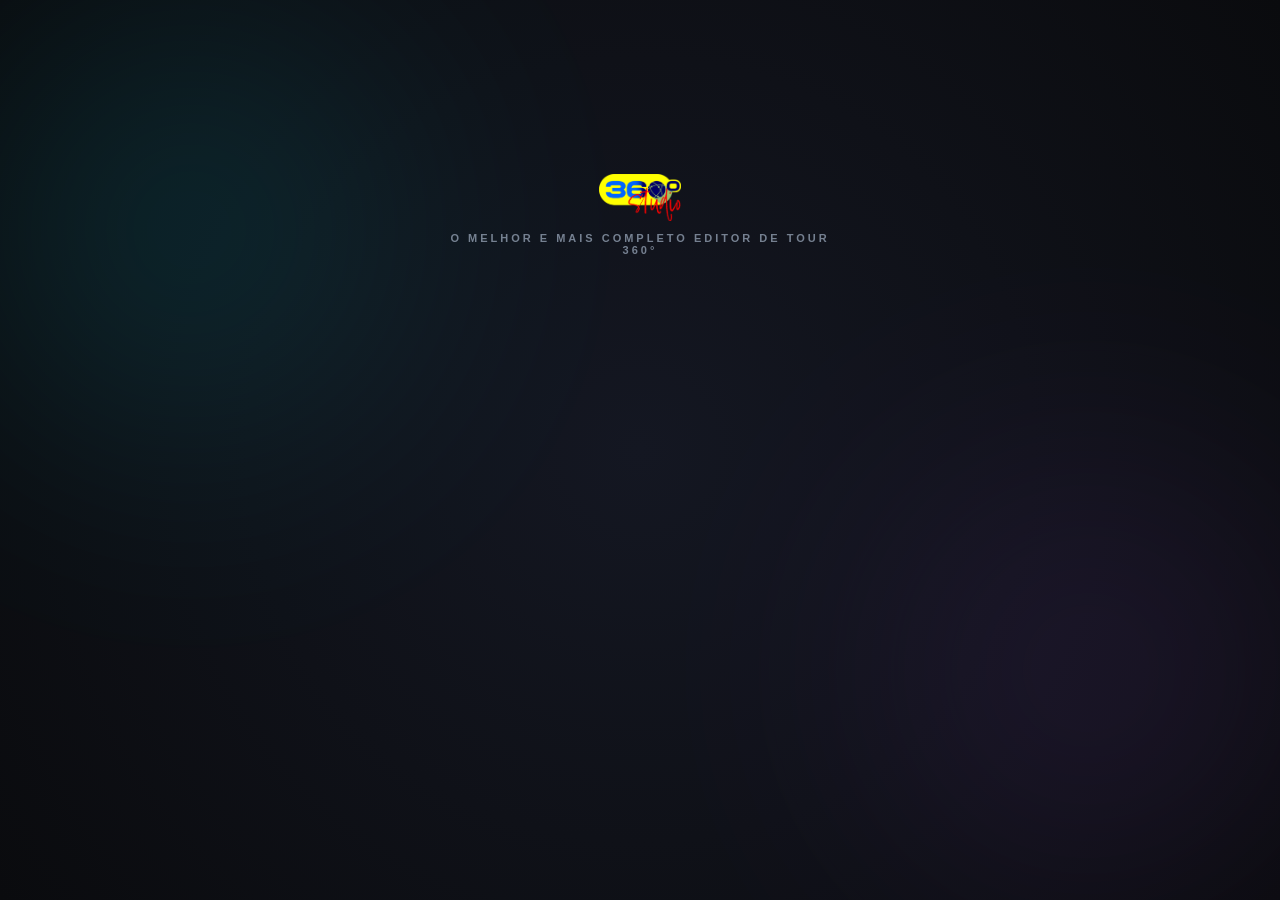
<file: admin.html>
<!DOCTYPE html>
<html lang="pt-BR">
<head>
    <meta charset="UTF-8">
    <meta name="viewport" content="width=device-width, initial-scale=1.0">
    <title>Painel Administrativo - 360° Studio</title>
    <!-- Google Fonts -->
    <link rel="preconnect" href="https://fonts.googleapis.com">
    <link rel="preconnect" href="https://fonts.gstatic.com" crossorigin>
    <link href="https://fonts.googleapis.com/css2?family=Inter:wght@300;400;500;600;700&family=Outfit:wght@400;600;700;800&display=swap" rel="stylesheet">
    <!-- FontAwesome Icons -->
    <link rel="stylesheet" href="https://cdnjs.cloudflare.com/ajax/libs/font-awesome/6.4.0/css/all.min.css">
    <!-- Custom CSS -->
    <link rel="stylesheet" href="style.css">
    <link rel="stylesheet" href="admin.css?v=1.0.2">
    <!-- Favicon -->
    <link rel="icon" type="image/png" href="assets/favicon.png">
</head>
<body class="admin-page">
    <div class="app-container admin-layout">
        
        <!-- HEADER -->
        <header class="admin-header glassmorphism">
            <div class="logo" style="display: flex; align-items: center; gap: 8px;">
                <img src="assets/logo.png" alt="360° Studio" style="max-height: 40px; display: block; object-fit: contain;">
                <span class="badge-admin" style="margin-left: 5px;">Admin</span>
            </div>
            
            <div class="nav-actions">
                <a href="admin_blog.html" class="btn btn-secondary btn-sm" style="border-color: var(--color-accent); color: var(--color-accent); background: rgba(0, 242, 254, 0.08); text-decoration: none; display: inline-flex; align-items: center; gap: 6px;">
                    <i class="fa-solid fa-blog"></i> Gerenciar Blog
                </a>
                <a href="dashboard.html" class="btn btn-secondary btn-sm">
                    <i class="fa-solid fa-house"></i> Voltar ao Painel
                </a>
                <button id="btn-logout" class="btn btn-danger btn-sm" title="Sair da Conta">
                    <i class="fa-solid fa-arrow-right-from-bracket"></i> Sair
                </button>
            </div>
        </header>

        <!-- DASHBOARD GRID (METRICAS) -->
        <section class="admin-metrics-grid">
            <div class="metric-card glassmorphism">
                <div class="metric-icon mrr-icon">
                    <i class="fa-solid fa-chart-line"></i>
                </div>
                <div class="metric-info">
                    <span class="metric-val" id="stat-mrr">R$ 0,00</span>
                    <span class="metric-lbl">MRR Estimado (R$ 49,90/mês)</span>
                </div>
            </div>

            <div class="metric-card glassmorphism">
                <div class="metric-icon premium-icon">
                    <i class="fa-solid fa-crown"></i>
                </div>
                <div class="metric-info">
                    <span class="metric-val" id="stat-premium">0</span>
                    <span class="metric-lbl">Assinantes Premium</span>
                </div>
            </div>

            <div class="metric-card glassmorphism">
                <div class="metric-icon trial-icon">
                    <i class="fa-solid fa-hourglass-half"></i>
                </div>
                <div class="metric-info">
                    <span class="metric-val" id="stat-trial">0</span>
                    <span class="metric-lbl">Usuários em Trial</span>
                </div>
            </div>

            <div class="metric-card glassmorphism">
                <div class="metric-icon db-icon">
                    <i class="fa-solid fa-cubes"></i>
                </div>
                <div class="metric-info">
                    <span class="metric-val" id="stat-system-assets">0 / 0</span>
                    <span class="metric-lbl">Tours / Cenas Totais</span>
                </div>
            </div>
        </section>

        <!-- CONTAINER DA TABELA E FILTROS -->
        <main class="admin-main-content glassmorphism">
            
            <div class="admin-tabs" style="display: flex; gap: 10px; margin-bottom: 24px; border-bottom: 1px solid rgba(255,255,255,0.06); padding-bottom: 14px;">
                <button class="btn btn-secondary btn-sm active" id="tab-users-nav" onclick="switchAdminTab('users')">
                    <i class="fa-solid fa-users"></i> Clientes e Contas
                </button>
                <button class="btn btn-secondary btn-sm" id="tab-plans-nav" onclick="switchAdminTab('plans')" style="border-color: var(--color-purple); color: #b16ef2; background: rgba(155, 81, 224, 0.08);">
                    <i class="fa-solid fa-gem"></i> Matriz de Planos &amp; Recursos
                </button>
                <button class="btn btn-secondary btn-sm" id="tab-landing-nav" onclick="switchAdminTab('landing')" style="border-color: #38bdf8; color: #38bdf8; background: rgba(56, 189, 248, 0.08);">
                    <i class="fa-solid fa-house-chimney-user"></i> Editar Landing Page
                </button>
            </div>

            <!-- SEÇÃO DE CLIENTES -->
            <div id="admin-users-section">
                <div class="table-header">
                    <h2>Gerenciamento de Clientes e Planos</h2>
                    
                    <div class="filters-row">
                        <!-- Barra de pesquisa -->
                        <div class="search-box">
                            <i class="fa-solid fa-magnifying-glass search-icon"></i>
                            <input type="text" id="search-users" placeholder="Pesquisar por nome, usuário ou e-mail...">
                        </div>
                        
                        <!-- Filtro por Plano -->
                        <div class="filter-select-wrapper">
                            <select id="filter-status">
                                <option value="">Todos os Planos</option>
                                <option value="active">Premium Ativo</option>
                                <option value="trial">Trial Ativo</option>
                                <option value="expired">Expirados</option>
                                <option value="admin">Administradores</option>
                                <option value="deleted">Excluídos (Lixeira)</option>
                            </select>
                        </div>
                    </div>
                </div>

                <!-- Tabela de Usuários -->
                <div class="table-responsive">
                    <table class="admin-table" id="users-table">
                        <thead>
                            <tr>
                                <th style="width: 40px; text-align: center;"><input type="checkbox" id="select-all-users"></th>
                                <th>Usuário</th>
                                <th>Contato</th>
                                <th>Permissão</th>
                                <th>Status Plano</th>
                                <th>Validade Assinatura</th>
                                <th>Projetos (Tours/Cenas)</th>
                                <th>Data Cadastro</th>
                                <th>Ações</th>
                            </tr>
                        </thead>
                        <tbody id="users-table-body">
                            <!-- Carregado via Javascript -->
                            <tr>
                                <td colspan="8" class="table-loading">
                                    <i class="fa-solid fa-circle-notch fa-spin"></i> Carregando usuários do sistema...
                                </td>
                            </tr>
                        </tbody>
                    </table>
                </div>
            </div>

            <!-- SEÇÃO DE PLANOS E RECURSOS -->
            <div id="admin-plans-section" style="display: none;">
                <div class="table-header" style="display: flex; justify-content: space-between; align-items: center; margin-bottom: 20px;">
                    <div>
                        <h2>Matriz de Planos &amp; Recursos Comerciais</h2>
                        <p style="font-size: 13px; color: var(--text-secondary); margin-top: 4px;">Gerencie os limites numéricos, preços e permissões específicas de cada plano do sistema.</p>
                    </div>
                    <button class="btn btn-accent btn-sm" id="btn-create-plan" style="display: inline-flex; align-items: center; gap: 6px;">
                        <i class="fa-solid fa-plus"></i> Criar Novo Plano
                    </button>
                </div>
                <div class="table-responsive">
                    <table class="admin-table">
                        <thead>
                            <tr>
                                <th>Plano</th>
                                <th>Preço Mensal</th>
                                <th>Preço Anual</th>
                                <th>Limites (Tours/Cenas)</th>
                                <th>Recursos Avançados</th>
                                <th>Ações</th>
                            </tr>
                        </thead>
                        <tbody id="plans-table-body">
                            <!-- Carregado via Javascript -->
                            <tr>
                                <td colspan="6" class="table-loading">
                                    <i class="fa-solid fa-circle-notch fa-spin"></i> Carregando matriz de planos...
                                </td>
                            </tr>
                        </tbody>
                    </table>
                </div>
            </div>

            <!-- SEÇÃO DE LANDING PAGE -->
            <div id="admin-landing-section" style="display: none;">
                <div class="table-header">
                    <h2>Editar Conteúdo da Landing Page (Home)</h2>
                    <p style="font-size: 13px; color: var(--text-secondary); margin-top: 4px;">Edite dinamicamente o título principal, subtítulos e imagens exibidos na página inicial.</p>
                </div>
                
                <div class="cms-form-card" style="margin-top: 20px; display: flex; flex-direction: column; gap: 20px; max-width: 800px;">
                    <!-- Seção Hero -->
                    <div style="background: rgba(255,255,255,0.02); border: 1px solid rgba(255,255,255,0.05); padding: 24px; border-radius: 8px;">
                        <h3 style="font-size: 15px; color: #b16ef2; margin-top: 0; margin-bottom: 16px;"><i class="fa-solid fa-bullhorn"></i> Seção de Apresentação (Hero)</h3>
                        
                        <div class="form-group">
                            <label for="cms-hero-title">Título Principal (H1)</label>
                            <input type="text" id="cms-hero-title" placeholder="Ex: Crie Passeios Virtuais 360° Impressionantes em Minutos" style="width: 100%;">
                        </div>
                        
                        <div class="form-group" style="margin-top: 15px;">
                            <label for="cms-hero-subtitle">Subtítulo Descritivo</label>
                            <textarea id="cms-hero-subtitle" rows="3" placeholder="Apresente imóveis, comércios e espaços com realismo fotográfico..." style="width: 100%; min-height: 80px;"></textarea>
                        </div>
                        
                        <div class="form-group" style="margin-top: 15px;">
                            <label for="cms-hero-cta">Texto do Botão de Ação</label>
                            <input type="text" id="cms-hero-cta" placeholder="Ex: Criar Conta Grátis" style="width: 100%;">
                        </div>

                        <div class="form-group" style="margin-top: 15px;">
                            <label for="cms-hero-image">URL da Imagem de Destaque (ou Mockup)</label>
                            <input type="text" id="cms-hero-image" placeholder="Ex: https://images.unsplash.com/photo-..." style="width: 100%;">
                        </div>
                    </div>

                    <!-- Seção Recursos -->
                    <div style="background: rgba(255,255,255,0.02); border: 1px solid rgba(255,255,255,0.05); padding: 24px; border-radius: 8px;">
                        <h3 style="font-size: 15px; color: #b16ef2; margin-top: 0; margin-bottom: 16px;"><i class="fa-solid fa-list-check"></i> Seção de Vantagens e Recursos</h3>
                        
                        <div class="form-group">
                            <label for="cms-features-title">Título da Seção</label>
                            <input type="text" id="cms-features-title" placeholder="Ex: Recursos Profissionais" style="width: 100%;">
                        </div>
                        
                        <div class="form-group" style="margin-top: 15px;">
                            <label for="cms-features-subtitle">Subtítulo da Seção</label>
                            <textarea id="cms-features-subtitle" rows="2" placeholder="Tudo o que você precisa para criar experiências virtuais imersivas..." style="width: 100%; min-height: 60px;"></textarea>
                        </div>
                    </div>

                    <div style="display: flex; gap: 10px;">
                        <button class="btn btn-accent" id="btn-save-home-cms" onclick="saveHomeCMS()" style="width: auto; padding: 12px 24px;">
                            <i class="fa-solid fa-floppy-disk"></i> Salvar Landing Page
                        </button>
                    </div>
                </div>
            </div>

        </main>
    </div>

    <!-- MODAL EDITAR PERFIL E ASSINATURA -->
    <div class="modal-overlay" id="edit-user-modal">
        <div class="modal-card glassmorphism">
            <div class="modal-header">
                <h2><i class="fa-solid fa-user-gear"></i> Editar Perfil e Plano</h2>
                <button class="close-btn" id="btn-close-modal">&times;</button>
            </div>
            <div class="modal-body">
                <input type="hidden" id="edit-user-id">
                
                <div class="form-group">
                    <label for="edit-user-name">Nome Completo</label>
                    <input type="text" id="edit-user-name" placeholder="Digite o nome completo...">
                </div>

                <div class="form-group">
                    <label for="edit-user-username">Nome de Usuário (Login)</label>
                    <input type="text" id="edit-user-username" placeholder="Digite o nome de usuário...">
                </div>

                <div class="form-group">
                    <label for="edit-user-email">E-mail</label>
                    <input type="email" id="edit-user-email" placeholder="Digite o e-mail...">
                </div>

                <div class="form-group">
                    <label for="edit-sub-status">Status da Assinatura</label>
                    <select id="edit-sub-status">
                        <option value="gratis">Grátis</option>
                        <option value="iniciante">Iniciante</option>
                        <option value="basico">Básico</option>
                        <option value="pessoal">Pessoal</option>
                        <option value="profissional">Profissional</option>
                        <option value="expired">Expirado (Sem Acesso)</option>
                    </select>
                </div>

                <div class="form-group">
                    <label for="edit-sub-expires">Expiração do Acesso</label>
                    <input type="datetime-local" id="edit-sub-expires">
                    <span class="field-hint">Deixe em branco para acesso permanente sem expiração.</span>
                </div>

                <div class="form-group" id="role-select-group">
                    <label for="edit-is-admin-select">Nível de Acesso / Permissão</label>
                    <select id="edit-is-admin-select">
                        <option value="0">Cliente (Usuário Comum)</option>
                        <option value="1">Administrador (Gestão de Clientes)</option>
                        <option value="2">Super Administrador (Acesso Total)</option>
                    </select>
                </div>

                <div class="modal-actions" style="justify-content: space-between;">
                    <button class="btn btn-danger" id="btn-delete-user-modal" style="width: auto;"><i class="fa-solid fa-trash"></i> Excluir Perfil</button>
                    <div style="display: flex; gap: 8px;">
                        <button class="btn btn-secondary" id="btn-cancel-edit">Cancelar</button>
                        <button class="btn btn-accent" id="btn-save-user-settings">Salvar Alterações</button>
                    </div>
                </div>
            </div>
        </div>
    </div>

    <!-- MODAL RESETAR SENHA -->
    <div class="modal-overlay" id="reset-password-modal">
        <div class="modal-card glassmorphism">
            <div class="modal-header">
                <h2><i class="fa-solid fa-key"></i> Redefinir Senha</h2>
                <button class="close-btn" id="btn-close-pwd-modal">&times;</button>
            </div>
            <div class="modal-body">
                <input type="hidden" id="pwd-user-id">
                
                <div class="form-info-box">
                    <p><strong>Usuário:</strong> <span id="pwd-user-name">Carregando...</span></p>
                    <p><strong>E-mail:</strong> <span id="pwd-user-email">Carregando...</span></p>
                </div>

                <div class="form-group">
                    <label for="new-password">Nova Senha</label>
                    <div style="display: flex; gap: 8px;">
                        <input type="text" id="new-password" placeholder="Digite ou gere uma senha..." style="flex-grow: 1;">
                        <button type="button" class="btn btn-secondary" id="btn-generate-password" style="width: auto; padding: 10px 14px; margin-top: 0;" title="Gerar Senha Automática">
                            <i class="fa-solid fa-arrows-rotate"></i> Gerar
                        </button>
                    </div>
                    <span class="field-hint">A senha deve ter no mínimo 6 caracteres.</span>
                </div>

                <div class="modal-actions">
                    <button class="btn btn-secondary" id="btn-cancel-pwd-reset">Cancelar</button>
                    <button class="btn btn-accent" id="btn-submit-pwd-reset">Redefinir Senha</button>
                </div>
            </div>
        </div>
    </div>
    <!-- BARRA DE AÇÕES EM LOTE (BATCH ACTIONS) -->
    <div class="batch-actions-bar glassmorphism" id="batch-actions-bar">
        <span class="batch-selected-count"><span id="selected-count">0</span> selecionados</span>
        <div class="batch-buttons">
            <button class="btn btn-primary btn-sm" id="btn-batch-restore" style="display: none; background-color: var(--color-purple); border-color: var(--color-purple); color: white;"><i class="fa-solid fa-rotate-left"></i> Restaurar em Lote</button>
            <button class="btn btn-accent btn-sm" id="btn-batch-edit"><i class="fa-solid fa-user-gear"></i> Editar em Lote</button>
            <button class="btn btn-danger btn-sm" id="btn-batch-delete"><i class="fa-solid fa-trash"></i> Excluir em Lote</button>
        </div>
    </div>

    <!-- MODAL EDITAR EM LOTE -->
    <div class="modal-overlay" id="batch-edit-modal">
        <div class="modal-card glassmorphism">
            <div class="modal-header">
                <h2><i class="fa-solid fa-user-gear"></i> Editar Clientes em Lote</h2>
                <button class="close-btn" id="btn-close-batch-modal">&times;</button>
            </div>
            <div class="modal-body">
                <p class="batch-form-desc">Altere o plano ou o nível de acesso para os <span id="batch-edit-count">0</span> usuários selecionados:</p>
                
                <div class="form-group">
                    <label for="batch-sub-status">Alterar Status da Assinatura</label>
                    <select id="batch-sub-status">
                        <option value="">-- Não alterar --</option>
                        <option value="gratis">Grátis</option>
                        <option value="iniciante">Iniciante</option>
                        <option value="basico">Básico</option>
                        <option value="pessoal">Pessoal</option>
                        <option value="profissional">Profissional</option>
                        <option value="expired">Expirado (Sem Acesso)</option>
                    </select>
                </div>

                <div class="form-group">
                    <label for="batch-expiry-option">Alterar Expiração do Acesso</label>
                    <select id="batch-expiry-option">
                        <option value="keep">-- Manter expiração original --</option>
                        <option value="permanent">Remover expiração (Tornar permanente)</option>
                        <option value="set">Definir nova data de expiração</option>
                    </select>
                    <input type="datetime-local" id="batch-sub-expires" style="display: none; margin-top: 10px;">
                </div>

                <div class="form-group" id="batch-role-select-group">
                    <label for="batch-is-admin-select">Alterar Nível de Acesso / Permissão</label>
                    <select id="batch-is-admin-select">
                        <option value="">-- Não alterar --</option>
                        <option value="0">Cliente (Usuário Comum)</option>
                        <option value="1">Administrador (Gestão de Clientes)</option>
                        <option value="2">Super Administrador (Acesso Total)</option>
                    </select>
                </div>

                <div class="modal-actions">
                    <button class="btn btn-secondary" id="btn-cancel-batch-edit">Cancelar</button>
                    <button class="btn btn-accent" id="btn-save-batch-settings">Salvar Alterações</button>
                </div>
            </div>
        </div>
    </div>

    <!-- MODAL EDITAR PLANO E RECURSOS -->
    <div class="modal-overlay" id="edit-plan-modal">
        <div class="modal-card glassmorphism" style="max-width: 600px;">
            <div class="modal-header">
                <h2><i class="fa-solid fa-gem"></i> Editar Plano e Recursos</h2>
                <button class="close-btn" id="btn-close-plan-modal">&times;</button>
            </div>
            <div class="modal-body" style="max-height: 70vh; overflow-y: auto; padding-right: 8px;">
                <input type="hidden" id="edit-plan-id">
                
                <div style="display: grid; grid-template-columns: 1fr 1fr; gap: 16px; margin-bottom: 16px;">
                    <div class="form-group" style="margin-bottom: 0;">
                        <label for="edit-plan-name">Nome do Plano</label>
                        <input type="text" id="edit-plan-name" placeholder="Ex: Premium">
                    </div>
                    <div class="form-group" style="margin-bottom: 0;">
                        <label for="edit-plan-key">Identificador (Chave)</label>
                        <input type="text" id="edit-plan-key" placeholder="Ex: basico" style="width: 100%;">
                    </div>
                </div>

                <div style="display: grid; grid-template-columns: 1fr 1fr; gap: 16px; margin-bottom: 16px;">
                    <div class="form-group" style="margin-bottom: 0;">
                        <label for="edit-plan-price-monthly">Preço Mensal (R$)</label>
                        <input type="number" step="0.01" id="edit-plan-price-monthly">
                    </div>
                    <div class="form-group" style="margin-bottom: 0;">
                        <label for="edit-plan-price-yearly">Preço Anual (R$)</label>
                        <input type="number" step="0.01" id="edit-plan-price-yearly">
                    </div>
                </div>

                <h3 style="font-size: 14px; color: #b16ef2; margin: 24px 0 12px 0; border-bottom: 1px solid rgba(255,255,255,0.08); padding-bottom: 6px;"><i class="fa-solid fa-chart-pie"></i> Limites Numéricos</h3>
                
                <div style="display: grid; grid-template-columns: 1fr 1fr; gap: 16px; margin-bottom: 16px;">
                    <div class="form-group" style="margin-bottom: 0;">
                        <label for="edit-plan-max-tours">Qtd. Máxima de Tours</label>
                        <input type="number" id="edit-plan-max-tours">
                        <span class="field-hint">Use 99999 para ilimitado.</span>
                    </div>
                    <div class="form-group" style="margin-bottom: 0;">
                        <label for="edit-plan-max-scenes">Qtd. Máxima de Cenas por Tour</label>
                        <input type="number" id="edit-plan-max-scenes">
                        <span class="field-hint">Use 99999 para ilimitado.</span>
                    </div>
                </div>

                <div style="display: grid; grid-template-columns: 1fr 1fr; gap: 16px; margin-bottom: 16px;">
                    <div class="form-group" style="margin-bottom: 0;">
                        <label for="edit-plan-max-logos">Qtd. Máxima de Logos</label>
                        <input type="number" id="edit-plan-max-logos">
                        <span class="field-hint">Use 99999 para ilimitado.</span>
                    </div>
                    <div class="form-group" style="margin-bottom: 0;">
                        <label for="edit-plan-gsv-projects">Projetos GSV por Mês</label>
                        <input type="number" id="edit-plan-gsv-projects">
                        <span class="field-hint">Use 99999 para ilimitado.</span>
                    </div>
                </div>

                <h3 style="font-size: 14px; color: #b16ef2; margin: 24px 0 12px 0; border-bottom: 1px solid rgba(255,255,255,0.08); padding-bottom: 6px;"><i class="fa-solid fa-list-check"></i> Recursos Adicionais (Ativos/Inativos)</h3>

                <div style="display: grid; grid-template-columns: 1fr 1fr; gap: 12px; margin-bottom: 24px;">
                    <div style="display: flex; align-items: center; gap: 8px;">
                        <input type="checkbox" id="edit-plan-navigation-arrows" style="width: auto; margin-top: 0;">
                        <label for="edit-plan-navigation-arrows" style="margin: 0; cursor: pointer;">Setas de Navegação</label>
                    </div>
                    <div style="display: flex; align-items: center; gap: 8px;">
                        <input type="checkbox" id="edit-plan-no-ads" style="width: auto; margin-top: 0;">
                        <label for="edit-plan-no-ads" style="margin: 0; cursor: pointer;">Sem Anúncios</label>
                    </div>
                    <div style="display: flex; align-items: center; gap: 8px;">
                        <input type="checkbox" id="edit-plan-privacy-control" style="width: auto; margin-top: 0;">
                        <label for="edit-plan-privacy-control" style="margin: 0; cursor: pointer;">Privacidade por Senha</label>
                    </div>
                    <div style="display: flex; align-items: center; gap: 8px;">
                        <input type="checkbox" id="edit-plan-offline-access" style="width: auto; margin-top: 0;">
                        <label for="edit-plan-offline-access" style="margin: 0; cursor: pointer;">Acesso Offline</label>
                    </div>
                    <div style="display: flex; align-items: center; gap: 8px;">
                        <input type="checkbox" id="edit-plan-ambient-sound" style="width: auto; margin-top: 0;">
                        <label for="edit-plan-ambient-sound" style="margin: 0; cursor: pointer;">Som Ambiente MP3</label>
                    </div>
                    <div style="display: flex; align-items: center; gap: 8px;">
                        <input type="checkbox" id="edit-plan-image-gallery" style="width: auto; margin-top: 0;">
                        <label for="edit-plan-image-gallery" style="margin: 0; cursor: pointer;">Galeria de Fotos 2D</label>
                    </div>
                    <div style="display: flex; align-items: center; gap: 8px;">
                        <input type="checkbox" id="edit-plan-floor-plans" style="width: auto; margin-top: 0;">
                        <label for="edit-plan-floor-plans" style="margin: 0; cursor: pointer;">Planta Baixa Interativa</label>
                    </div>
                    <div style="display: flex; align-items: center; gap: 8px;">
                        <input type="checkbox" id="edit-plan-text-markers" style="width: auto; margin-top: 0;">
                        <label for="edit-plan-text-markers" style="margin: 0; cursor: pointer;">Text Markers</label>
                    </div>
                    <div style="display: flex; align-items: center; gap: 8px;">
                        <input type="checkbox" id="edit-plan-nadir-patch" style="width: auto; margin-top: 0;">
                        <label for="edit-plan-nadir-patch" style="margin: 0; cursor: pointer;">Tampa de Tripé (Nadir)</label>
                    </div>
                    <div style="display: flex; align-items: center; gap: 8px;">
                        <input type="checkbox" id="edit-plan-rich-hotspots" style="width: auto; margin-top: 0;">
                        <label for="edit-plan-rich-hotspots" style="margin: 0; cursor: pointer;">Hotspots de Informações</label>
                    </div>
                </div>

                <div class="modal-actions">
                    <button class="btn btn-secondary" id="btn-cancel-plan-edit">Cancelar</button>
                    <button class="btn btn-accent" id="btn-save-plan-settings">Salvar Plano</button>
                </div>
            </div>
        </div>
    </div>

    <!-- Toast Notifications -->
    <div id="toast-container" class="toast-container"></div>

    <!-- Lógica JS -->
    <script src="admin.js?v=1.1.0"></script>
</body>
</html>
</file>
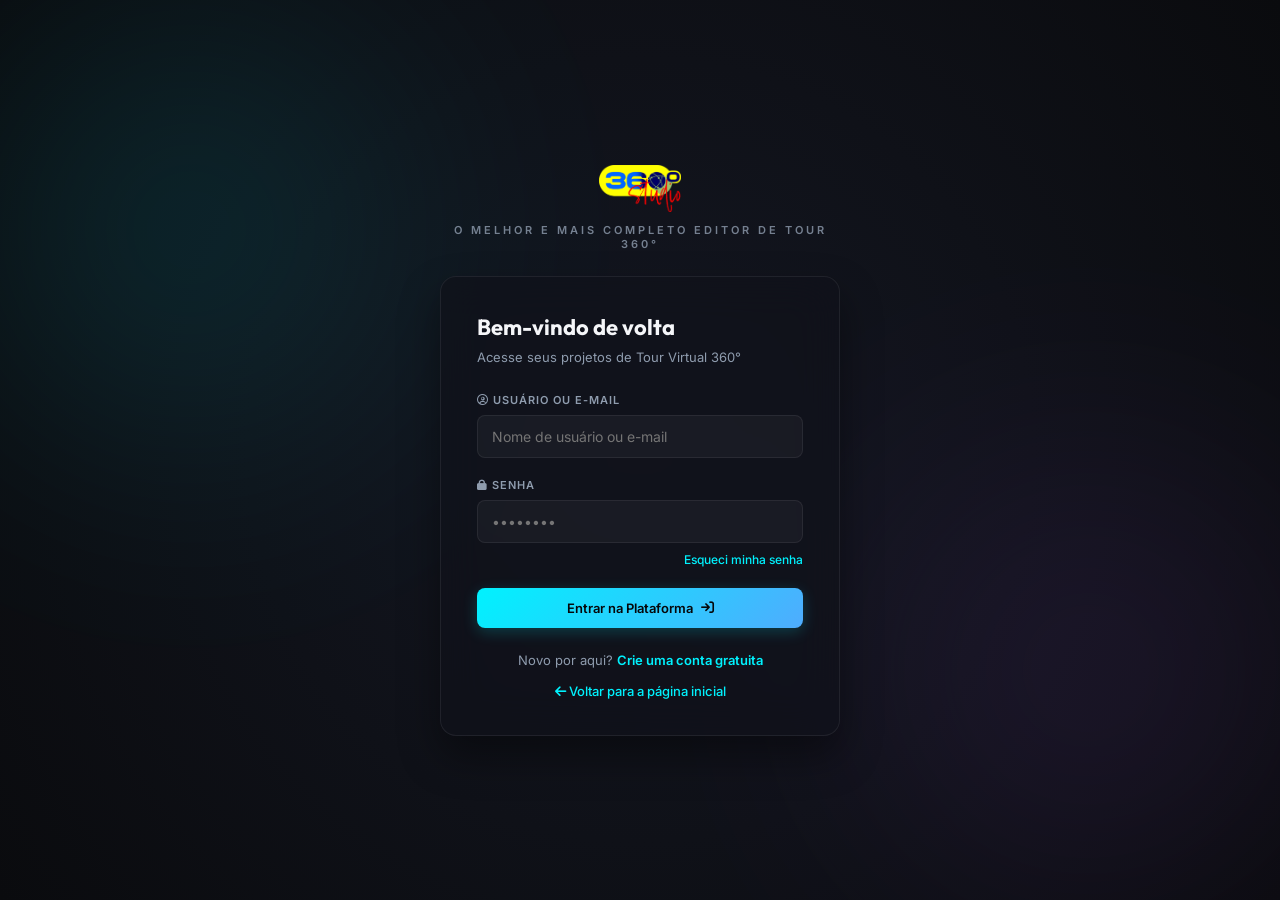
<file: admin_blog.html>
<!DOCTYPE html>
<html lang="pt-BR">
<head>
    <meta charset="UTF-8">
    <meta name="viewport" content="width=device-width, initial-scale=1.0">
    <title>Gerenciar Blog - 360° Studio</title>
    <!-- Google Fonts -->
    <link rel="preconnect" href="https://fonts.googleapis.com">
    <link rel="preconnect" href="https://fonts.gstatic.com" crossorigin>
    <link href="https://fonts.googleapis.com/css2?family=Inter:wght@300;400;500;600;700&family=Outfit:wght@400;600;700;800&display=swap" rel="stylesheet">
    <!-- FontAwesome Icons -->
    <link rel="stylesheet" href="https://cdnjs.cloudflare.com/ajax/libs/font-awesome/6.4.0/css/all.min.css">
    <!-- Custom CSS -->
    <link rel="stylesheet" href="style.css">
    <link rel="stylesheet" href="admin.css?v=1.0.2">
    <style>
        .post-list-item {
            display: flex;
            align-items: center;
            justify-content: space-between;
            padding: 16px;
            border-bottom: 1px solid var(--border-glass);
            gap: 15px;
        }
        .post-list-item:last-child {
            border-bottom: none;
        }
        .post-item-info {
            display: flex;
            align-items: center;
            gap: 15px;
            min-width: 0;
            flex: 1;
        }
        .post-item-thumb {
            width: 60px;
            height: 45px;
            border-radius: 6px;
            background: #151722;
            overflow: hidden;
            border: 1px solid var(--border-glass);
            flex-shrink: 0;
        }
        .post-item-thumb img {
            width: 100%;
            height: 100%;
            object-fit: cover;
        }
        .post-item-details {
            min-width: 0;
        }
        .post-item-title {
            font-size: 14px;
            font-weight: 600;
            color: #fff;
            margin-bottom: 4px;
            white-space: nowrap;
            overflow: hidden;
            text-overflow: ellipsis;
        }
        .post-item-meta {
            font-size: 11px;
            color: var(--text-secondary);
            display: flex;
            gap: 10px;
        }
        .post-item-actions {
            display: flex;
            gap: 8px;
            flex-shrink: 0;
        }
    </style>
</head>
<body class="admin-page">
    <div class="app-container admin-layout">
        
        <!-- HEADER -->
        <header class="admin-header glassmorphism">
            <div class="logo">
                <i class="fa-solid fa-wand-magic-sparkles logo-icon"></i>
                <span class="logo-text">360°<span class="highlight">Studio</span> <span class="badge-admin">Admin</span></span>
            </div>
            
            <div class="nav-actions">
                <a href="admin.html" class="btn btn-secondary btn-sm" style="border-color: var(--color-purple); color: #b16ef2; background: rgba(155, 81, 224, 0.08); text-decoration: none;">
                    <i class="fa-solid fa-users-gear"></i> Clientes
                </a>
                <a href="dashboard.html" class="btn btn-secondary btn-sm">
                    <i class="fa-solid fa-house"></i> Painel do Usuário
                </a>
                <button id="btn-logout" class="btn btn-danger btn-sm" title="Sair da Conta">
                    <i class="fa-solid fa-arrow-right-from-bracket"></i> Sair
                </button>
            </div>
        </header>

        <!-- CONTAINER DA TABELA E FILTROS -->
        <main class="admin-main-content glassmorphism" style="margin-top: 30px; min-height: 500px;">
            
            <div class="table-header" style="border-bottom: 1px solid var(--border-glass); padding-bottom: 20px;">
                <h2>Gerenciador de Artigos do Blog</h2>
                <button class="btn btn-accent btn-sm" id="btn-new-post" style="width: auto; padding: 10px 20px;">
                    <i class="fa-solid fa-plus-circle"></i> Novo Artigo
                </button>
            </div>

            <!-- Lista de Posts do Blog -->
            <div id="posts-list-container" style="display: flex; flex-direction: column;">
                <div class="table-loading" style="text-align: center; padding: 60px 0; color: var(--text-secondary);">
                    <i class="fa-solid fa-circle-notch fa-spin"></i> Carregando feed de notícias...
                </div>
            </div>

        </main>
    </div>

    <!-- MODAL EDITAR / CRIAR POST -->
    <div class="modal-overlay" id="post-editor-modal">
        <div class="modal-card glassmorphism" style="max-width: 750px; width: 95%;">
            <div class="modal-header">
                <h2 id="modal-title"><i class="fa-regular fa-pen-to-square"></i> Criar Artigo</h2>
                <button class="close-btn" id="btn-close-modal">&times;</button>
            </div>
            <div class="modal-body" style="max-height: 70vh; overflow-y: auto;">
                <form id="form-blog-post">
                    <input type="hidden" id="post-id">
                    
                    <div class="form-group" style="margin-bottom: 15px;">
                        <label for="post-title">Título do Post *</label>
                        <input type="text" id="post-title" placeholder="Ex: Dicas para fotografar imóveis" required>
                    </div>

                    <div class="form-row" style="display: flex; gap: 15px; margin-bottom: 15px;">
                        <div class="form-group" style="flex: 1;">
                            <label for="post-author">Autor *</label>
                            <input type="text" id="post-author" value="Mario Henrique" required>
                        </div>
                        <div class="form-group" style="flex: 1;">
                            <label for="post-readtime">Tempo de Leitura</label>
                            <input type="text" id="post-readtime" value="5 min de leitura">
                        </div>
                    </div>

                    <div class="form-group" style="margin-bottom: 15px;">
                        <label for="post-cover">URL da Imagem de Capa</label>
                        <input type="url" id="post-cover" placeholder="Link de imagem (Ex do Unsplash)">
                    </div>

                    <div class="form-group" style="margin-bottom: 15px;">
                        <label for="post-excerpt">Resumo da Notícia (Exibido no card) *</label>
                        <textarea id="post-excerpt" placeholder="Escreva uma breve introdução com até 3 linhas..." required style="width: 100%; height: 60px; background: rgba(255,255,255,0.04); border: 1px solid var(--border-glass); border-radius: 8px; color: #fff; padding: 10px; font-family: inherit; font-size: 13px; outline: none; resize: vertical;"></textarea>
                    </div>

                    <div class="form-group" style="margin-bottom: 15px;">
                        <label for="post-content">Conteúdo do Artigo (HTML suportado) *</label>
                        <textarea id="post-content" placeholder="Escreva seu artigo aqui. Você pode usar tags HTML para formatar (como <p>, <h3>, <strong>, <ul>, <li>)" required style="width: 100%; height: 250px; background: rgba(255,255,255,0.04); border: 1px solid var(--border-glass); border-radius: 8px; color: #fff; padding: 12px; font-family: inherit; font-size: 13px; outline: none; resize: vertical;"></textarea>
                    </div>

                    <div class="modal-actions" style="margin-top: 20px;">
                        <button type="button" class="btn btn-secondary" id="btn-cancel-post">Cancelar</button>
                        <button type="submit" class="btn btn-accent" style="width: auto; padding: 12px 24px;">Salvar Artigo</button>
                    </div>
                </form>
            </div>
        </div>
    </div>

    <!-- Toast Notifications -->
    <div id="toast-container" class="toast-container"></div>

    <!-- Script JS -->
    <script src="admin_blog.js"></script>
</body>
</html>
</file>
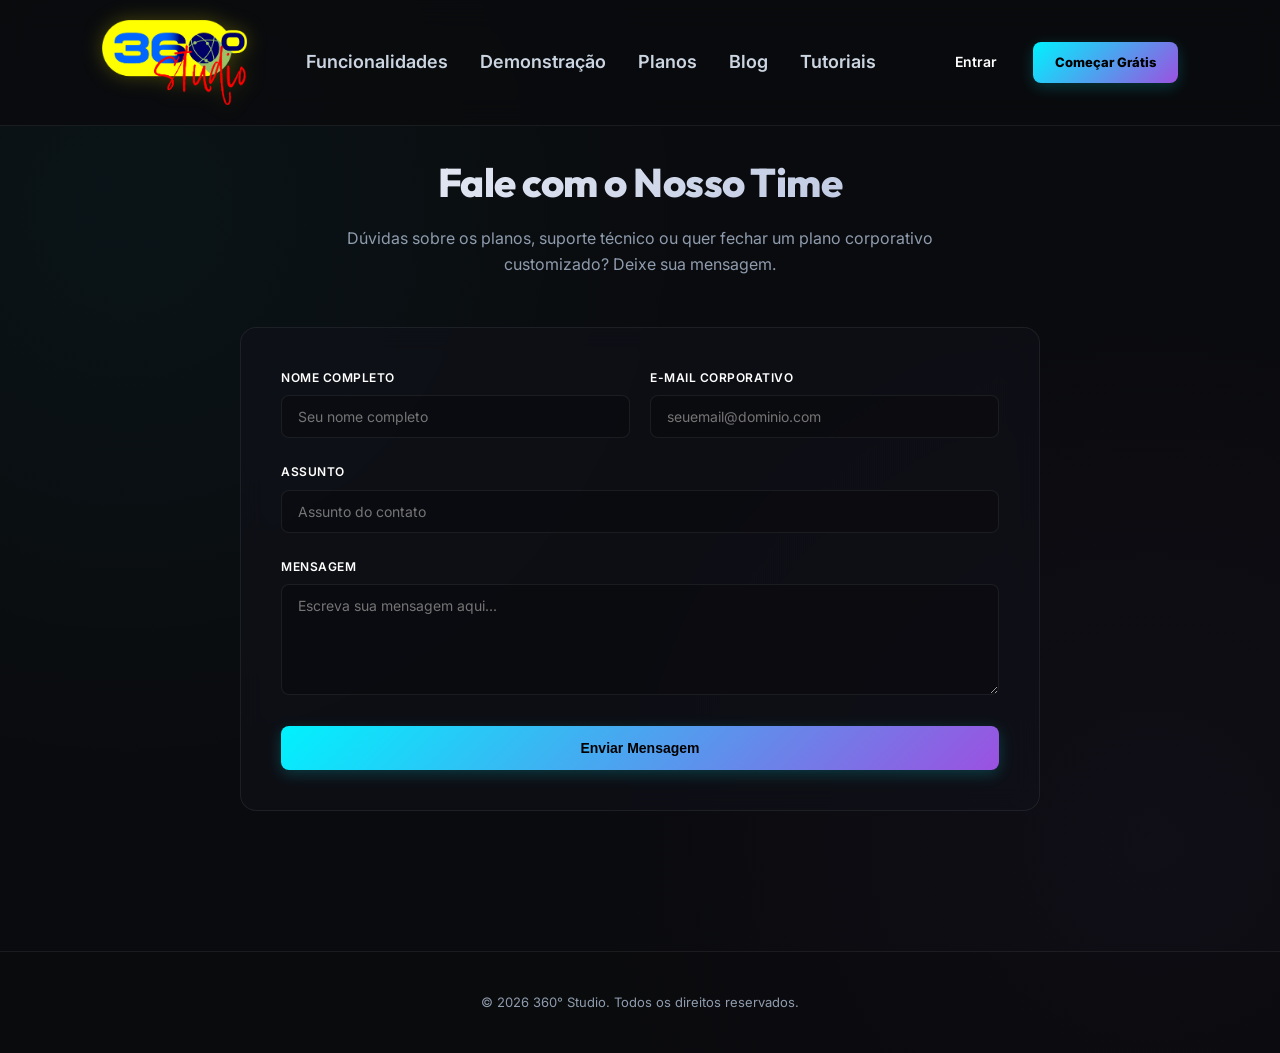
<file: contato.html>
<!DOCTYPE html>
<html lang="pt-BR">
<head>
    <meta charset="UTF-8">
    <meta name="viewport" content="width=device-width, initial-scale=1.0">
    <title>Contato - 360° Studio</title>
    <!-- Google Fonts -->
    <link rel="preconnect" href="https://fonts.googleapis.com">
    <link rel="preconnect" href="https://fonts.gstatic.com" crossorigin>
    <link href="https://fonts.googleapis.com/css2?family=Inter:wght@300;400;500;600;700&family=Outfit:wght@600;700;800&display=swap" rel="stylesheet">
    <!-- FontAwesome Icons -->
    <link rel="stylesheet" href="https://cdnjs.cloudflare.com/ajax/libs/font-awesome/6.4.0/css/all.min.css">
    <!-- Favicon -->
    <link rel="icon" type="image/png" href="assets/favicon.png">
    <style>
        :root {
            --bg-primary: #0a0b0e;
            --bg-card: rgba(16, 18, 26, 0.65);
            --border-glass: rgba(255, 255, 255, 0.07);
            --text-primary: #f5f6f9;
            --text-secondary: #8f9cae;
            --color-accent: #00f2fe;
            --color-purple: #9b51e0;
        }

        * {
            margin: 0;
            padding: 0;
            box-sizing: border-box;
        }

        body {
            font-family: 'Inter', sans-serif;
            background-color: var(--bg-primary);
            color: var(--text-primary);
            line-height: 1.6;
            overflow-x: hidden;
            background-image: 
                radial-gradient(circle at 10% 20%, rgba(0, 242, 254, 0.04) 0%, transparent 40%),
                radial-gradient(circle at 90% 80%, rgba(155, 81, 224, 0.04) 0%, transparent 40%);
            padding-top: 90px;
        }

        /* Unified Navbar Styles */
        .navbar {
            position: fixed;
            top: 0;
            left: 0;
            right: 0;
            z-index: 100;
            padding: 20px 8%;
            display: flex;
            justify-content: space-between;
            align-items: center;
            background: rgba(10, 11, 14, 0.85);
            backdrop-filter: blur(15px);
            border-bottom: 1px solid var(--border-glass);
            transition: all 0.3s ease;
        }
        .navbar.shrunk {
            max-width: 90%;
            margin: 10px auto;
            left: 5%;
            right: 5%;
            border-radius: 40px;
            padding: 8px 5%;
            background: rgba(8, 9, 12, 0.95);
            box-shadow: 0 10px 30px rgba(0, 0, 0, 0.5);
            border: 1px solid rgba(255, 255, 255, 0.1);
        }
        .nav-links {
            display: flex;
            align-items: center;
            gap: 32px;
            list-style: none;
        }
        .nav-links a {
            color: #cbd5e1;
            text-decoration: none;
            font-size: 18px;
            font-weight: 600;
            transition: all 0.3s ease;
            position: relative;
            padding: 6px 0;
        }
        .nav-links a::after {
            content: '';
            position: absolute;
            bottom: 0;
            left: 0;
            width: 0;
            height: 2px;
            background: linear-gradient(90deg, var(--color-accent), var(--color-purple));
            transition: width 0.3s ease;
        }
        .nav-links a:hover {
            color: #fff;
        }
        .nav-links a:hover::after,
        .nav-links a.active::after {
            width: 100%;
        }
        .navbar a img {
            height: 85px;
            max-height: 85px;
            transition: all 0.3s cubic-bezier(0.4, 0, 0.2, 1);
            filter: drop-shadow(0 0 10px rgba(255, 230, 0, 0.25));
        }
        .navbar.shrunk a img {
            height: 60px;
            max-height: 60px;
        }
        .navbar a:hover img {
            transform: scale(1.06);
            filter: drop-shadow(0 0 15px rgba(255, 230, 0, 0.60)) drop-shadow(0 0 30px rgba(255, 200, 0, 0.30));
        }
        .nav-actions {
            display: flex;
            align-items: center;
            gap: 16px;
        }
        .btn-login {
            color: #fff;
            text-decoration: none;
            font-size: 14px;
            font-weight: 600;
            padding: 10px 20px;
            transition: all 0.3s ease;
        }
        .btn-login:hover {
            color: var(--color-accent);
        }
        .btn-nav-cta {
            background: linear-gradient(135deg, var(--color-accent), var(--color-purple));
            color: #000;
            text-decoration: none;
            font-size: 13px;
            font-weight: 800;
            padding: 10px 22px;
            border-radius: 8px;
            box-shadow: 0 4px 15px rgba(0, 242, 254, 0.2);
            transition: all 0.3s ease;
        }
        .btn-nav-cta:hover {
            box-shadow: 0 6px 20px rgba(0, 242, 254, 0.4);
            transform: translateY(-1px);
        }

        main {
            max-width: 1200px;
            margin: 0 auto;
            padding: 60px 24px;
        }

        .hero {
            text-align: center;
            margin-bottom: 50px;
        }

        .hero h1 {
            font-family: 'Outfit', sans-serif;
            font-size: 40px;
            font-weight: 800;
            margin-bottom: 12px;
            letter-spacing: -0.5px;
            background: linear-gradient(135deg, #fff, #a4b3d6);
            -webkit-background-clip: text;
            -webkit-text-fill-color: transparent;
        }

        .hero p {
            font-size: 16px;
            color: var(--text-secondary);
            max-width: 600px;
            margin: 0 auto;
        }

        .contact-container {
            display: grid;
            grid-template-columns: 1fr;
            max-width: 800px;
            margin: 0 auto;
            gap: 40px;
            align-items: start;
        }

        .contact-form-card {
            background: var(--bg-card);
            border: 1px solid var(--border-glass);
            border-radius: 16px;
            padding: 40px;
            backdrop-filter: blur(12px);
        }

        .form-group {
            margin-bottom: 24px;
        }

        .form-row {
            display: grid;
            grid-template-columns: 1fr 1fr;
            gap: 20px;
        }

        label {
            display: block;
            font-size: 12px;
            font-weight: 600;
            color: #fff;
            margin-bottom: 8px;
            text-transform: uppercase;
            letter-spacing: 0.5px;
        }

        input, textarea {
            width: 100%;
            background: rgba(0, 0, 0, 0.2);
            border: 1px solid var(--border-glass);
            border-radius: 8px;
            padding: 12px 16px;
            color: #fff;
            font-family: inherit;
            font-size: 14px;
            transition: all 0.3s ease;
        }

        input:focus, textarea:focus {
            outline: none;
            border-color: var(--color-accent);
            box-shadow: 0 0 10px rgba(0, 242, 254, 0.15);
        }

        .btn-submit {
            background: linear-gradient(135deg, var(--color-accent), var(--color-purple));
            color: #000;
            border: none;
            border-radius: 8px;
            padding: 14px 28px;
            font-size: 14px;
            font-weight: 700;
            cursor: pointer;
            width: 100%;
            box-shadow: 0 4px 15px rgba(0, 242, 254, 0.2);
            transition: all 0.3s ease;
        }

        .btn-submit:hover {
            box-shadow: 0 6px 20px rgba(0, 242, 254, 0.4);
            transform: translateY(-1px);
        }

        .contact-info-card {
            background: var(--bg-card);
            border: 1px solid var(--border-glass);
            border-radius: 16px;
            padding: 40px;
            backdrop-filter: blur(12px);
            display: flex;
            flex-direction: column;
            gap: 30px;
        }

        .info-item {
            display: flex;
            align-items: flex-start;
            gap: 16px;
        }

        .info-icon {
            width: 44px;
            height: 44px;
            border-radius: 10px;
            background: rgba(0, 242, 254, 0.08);
            border: 1px solid rgba(0, 242, 254, 0.15);
            display: flex;
            justify-content: center;
            align-items: center;
            font-size: 18px;
            color: var(--color-accent);
            flex-shrink: 0;
        }

        .info-content h3 {
            font-family: 'Outfit', sans-serif;
            font-size: 16px;
            font-weight: 700;
            color: #fff;
            margin-bottom: 4px;
        }

        .info-content p {
            font-size: 14px;
            color: var(--text-secondary);
        }

        .socials-title {
            font-family: 'Outfit', sans-serif;
            font-size: 15px;
            font-weight: 700;
            color: #fff;
            margin-top: 10px;
            margin-bottom: 12px;
        }

        .socials-grid {
            display: flex;
            gap: 12px;
        }

        .social-btn {
            width: 40px;
            height: 40px;
            border-radius: 8px;
            background: rgba(255, 255, 255, 0.03);
            border: 1px solid var(--border-glass);
            color: var(--text-secondary);
            display: flex;
            justify-content: center;
            align-items: center;
            text-decoration: none;
            transition: all 0.3s ease;
        }

        .social-btn:hover {
            background: rgba(0, 242, 254, 0.1);
            color: var(--color-accent);
            border-color: rgba(0, 242, 254, 0.3);
            transform: translateY(-2px);
        }

        footer {
            text-align: center;
            padding: 40px 24px;
            border-top: 1px solid var(--border-glass);
            color: var(--text-secondary);
            font-size: 13px;
            margin-top: 80px;
            background: rgba(10, 11, 14, 0.4);
        }

        /* Toast notification */
        .toast {
            position: fixed;
            bottom: 20px;
            right: 20px;
            background: rgba(16, 18, 26, 0.95);
            border: 1px solid var(--border-glass);
            border-left: 4px solid var(--color-accent);
            border-radius: 8px;
            padding: 16px 24px;
            color: #fff;
            font-size: 13px;
            font-weight: 500;
            display: flex;
            align-items: center;
            gap: 12px;
            box-shadow: 0 10px 30px rgba(0, 0, 0, 0.5);
            z-index: 1000;
            transform: translateY(100px);
            opacity: 0;
            transition: all 0.3s cubic-bezier(0.4, 0, 0.2, 1);
        }

        .toast.show {
            transform: translateY(0);
            opacity: 1;
        }

        @media (max-width: 900px) {
            .contact-container {
                grid-template-columns: 1fr;
            }
        }

        @media (max-width: 768px) {
            .nav-links, .nav-actions { display: none; }
            .form-row { grid-template-columns: 1fr; }
        }
    </style>
</head>
<body>
    <!-- NAVBAR -->
    <nav class="navbar">
        <a href="home.html" style="text-decoration: none; display: flex; align-items: center;">
            <img src="assets/logo.png" alt="360° Studio" style="display: block; object-fit: contain;">
        </a>
        <ul class="nav-links">
            <li><a href="home.html#features">Funcionalidades</a></li>
            <li><a href="home.html#showcase">Demonstração</a></li>
            <li><a href="home.html#pricing">Planos</a></li>
            <li><a href="blog.html">Blog</a></li>
            <li><a href="tutoriais.html">Tutoriais</a></li>
        </ul>
        <div class="nav-actions">
            <a href="login.html" class="btn-login" id="nav-btn-login">Entrar</a>
            <a href="login.html?register=true" class="btn-nav-cta" id="nav-btn-register">Começar Grátis</a>
        </div>
    </nav>

    <main>
        <section class="hero">
            <h1>Fale com o Nosso Time</h1>
            <p>Dúvidas sobre os planos, suporte técnico ou quer fechar um plano corporativo customizado? Deixe sua mensagem.</p>
        </section>

        <div class="contact-container">
            <!-- Coluna 1: Formulário -->
            <div class="contact-form-card">
                <form id="contact-form" onsubmit="handleContactSubmit(event)">
                    <div class="form-row">
                        <div class="form-group">
                            <label for="name">Nome Completo</label>
                            <input type="text" id="name" required placeholder="Seu nome completo">
                        </div>
                        <div class="form-group">
                            <label for="email">E-mail Corporativo</label>
                            <input type="email" id="email" required placeholder="seuemail@dominio.com">
                        </div>
                    </div>
                    <div class="form-group">
                        <label for="subject">Assunto</label>
                        <input type="text" id="subject" required placeholder="Assunto do contato">
                    </div>
                    <div class="form-group">
                        <label for="message">Mensagem</label>
                        <textarea id="message" rows="5" required placeholder="Escreva sua mensagem aqui..."></textarea>
                    </div>
                    <button type="submit" class="btn-submit">Enviar Mensagem</button>
                </form>
            </div>
        </div>
    </main>

    <!-- Toast Notification container -->
    <div id="toast" class="toast"><i class="fa-solid fa-circle-check"></i> <span>Mensagem enviada com sucesso! Responderemos em breve.</span></div>

    <footer>
        <p>&copy; 2026 360° Studio. Todos os direitos reservados.</p>
    </footer>

    <script>
        document.addEventListener("DOMContentLoaded", async () => {
            // Adicionar listener de rolagem para encolhimento do menu
            window.addEventListener("scroll", () => {
                const navbar = document.querySelector(".navbar");
                if (navbar) {
                    if (window.scrollY > 50) {
                        navbar.classList.add("shrunk");
                    } else {
                        navbar.classList.remove("shrunk");
                    }
                }
            });

            await checkUserSession();
        });

        async function checkUserSession() {
            const isPC = !/Mobi|Android|iPhone|iPad|Windows Phone/i.test(navigator.userAgent);
            if (isPC && !sessionStorage.getItem('session_active')) {
                try {
                    const res = await fetch("api/check_auth.php");
                    const data = await res.json();
                    if (res.ok && data.success) {
                        await fetch("api/logout.php");
                    }
                } catch (e) {}
                return;
            }

            try {
                const res = await fetch("api/check_auth.php");
                const data = await res.json();
                
                const btnLogin = document.getElementById("nav-btn-login");
                const btnRegister = document.getElementById("nav-btn-register");

                if (res.ok && data.success && data.user) {
                    if (btnLogin) {
                        btnLogin.textContent = "Acessar Painel";
                        btnLogin.href = "dashboard.html";
                        btnLogin.style.color = "var(--color-accent)";
                        btnLogin.style.fontWeight = "700";
                    }
                    if (btnRegister) {
                        btnRegister.style.display = "none";
                    }
                }
            } catch (err) {
                console.error("Falha ao checar sessão ativa:", err);
            }
        }

        function handleContactSubmit(e) {
            e.preventDefault();
            
            // Simular sucesso enviando mensagem
            const toast = document.getElementById("toast");
            toast.classList.add("show");
            
            document.getElementById("contact-form").reset();
            
            setTimeout(() => {
                toast.classList.remove("show");
            }, 4000);
        }
    </script>
</body>
</html>
</file>
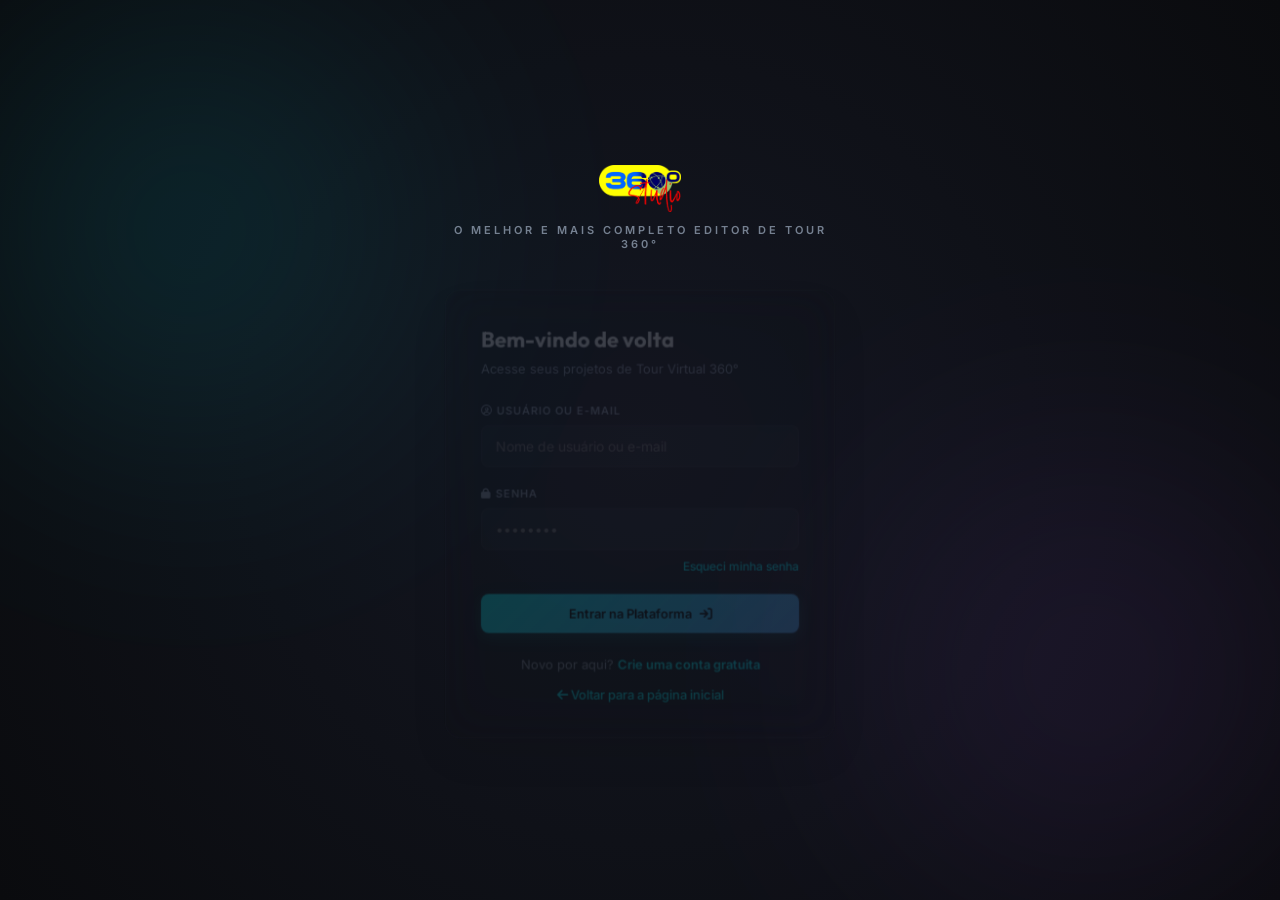
<file: dashboard.html>
<!DOCTYPE html>
<html lang="pt-BR">
<head>
    <meta charset="UTF-8">
    <meta name="viewport" content="width=device-width, initial-scale=1.0">
    <title>Painel - 360° Studio</title>
    <!-- Google Fonts -->
    <link rel="preconnect" href="https://fonts.googleapis.com">
    <link rel="preconnect" href="https://fonts.gstatic.com" crossorigin>
    <link href="https://fonts.googleapis.com/css2?family=Inter:wght@300;400;500;600;700&family=Outfit:wght@400;600;700;800&display=swap" rel="stylesheet">
    <!-- FontAwesome Icons -->
    <link rel="stylesheet" href="https://cdnjs.cloudflare.com/ajax/libs/font-awesome/6.4.0/css/all.min.css">
    <!-- Custom CSS -->
    <link rel="stylesheet" href="style.css?v=1.3.8">
    <link rel="stylesheet" href="dashboard.css?v=1.3.8">
    <!-- Favicon -->
    <link rel="icon" type="image/png" href="assets/favicon.png">
</head>
<body class="dashboard-page">
    <div class="app-container dashboard-layout">
        
        <!-- HEADER DO DASHBOARD -->
        <header class="dashboard-header glassmorphism">
            <div class="logo" style="display: flex; align-items: center; gap: 8px;">
                <img src="assets/logo.png" alt="360° Studio" style="max-height: 40px; display: block; object-fit: contain;">
            </div>
            
            <div class="user-menu">
                <span class="user-greeting"><i class="fa-regular fa-circle-user"></i> Olá, <span id="user-display-name">Carregando...</span></span>
                <a href="admin.html" id="btn-admin-panel" class="btn btn-secondary btn-sm" style="display: none; border-color: var(--color-purple); color: #b16ef2; background: rgba(155, 81, 224, 0.08); text-decoration: none;">
                    <i class="fa-solid fa-user-shield"></i> Painel Admin
                </a>
                <a href="tutoriais.html" target="_blank" class="btn btn-secondary btn-sm" title="Central de Ajuda &amp; Tutoriais" style="border-color: #38bdf8; color: #38bdf8; background: rgba(56, 189, 248, 0.08); text-decoration: none; display: inline-flex; align-items: center; gap: 6px;">
                    <i class="fa-regular fa-circle-question"></i> Tutoriais
                </a>
                <button id="btn-edit-profile" class="btn btn-secondary btn-sm" title="Editar Perfil" style="border-color: #00f2fe; color: #00f2fe; background: rgba(0, 242, 254, 0.08);">
                    <i class="fa-solid fa-user-gear"></i> Perfil
                </button>
                <button id="btn-logout" class="btn btn-secondary btn-sm" title="Sair da Conta">
                    <i class="fa-solid fa-arrow-right-from-bracket"></i> Sair
                </button>
            </div>
        </header>

        <!-- CONTAINER PRINCIPAL DO DASHBOARD -->
        <main class="dashboard-content">
            
            <!-- SEÇÃO ESQUERDA: PERFIL E ASSINATURA -->
            <section class="dashboard-sidebar">
                <div class="card-subscription glassmorphism" id="subscription-card">
                    <h3><i class="fa-solid fa-circle-dollar-to-slot"></i> Plano de Assinatura</h3>
                    
                    <div class="sub-status-box" id="sub-status-box">
                        <span class="sub-badge" id="sub-badge">Carregando...</span>
                        <p class="sub-detail" id="sub-detail">Consultando servidor...</p>
                    </div>

                    <div class="sub-actions" id="sub-actions-container">
                        <!-- Botões dinâmicos de assinatura/renovação de acordo com o plano -->
                    </div>

                    <!-- MOCK PAYMENT BUTTON PARA DEMONSTRAÇÃO SAAS -->
                    <div class="demo-mode-note">
                        <i class="fa-solid fa-code"></i>
                        <span>Modo Demonstrativo: Simule um pagamento (Stripe/Pix) para liberar acesso Premium imediatamente.</span>
                    </div>
                </div>

                <div class="card-stats glassmorphism">
                    <h3><i class="fa-solid fa-chart-simple"></i> Estatísticas</h3>
                    <div class="stats-grid">
                        <div class="stat-item">
                            <span class="stat-val" id="stat-total-tours">0</span>
                            <span class="stat-lbl">Tours Criados</span>
                        </div>
                        <div class="stat-item">
                            <span class="stat-val" id="stat-total-scenes">0</span>
                            <span class="stat-lbl">Cenas Totais</span>
                        </div>
                    </div>
                </div>
            </section>

            <!-- SEÇÃO DIREITA: GRADE DE PROJETOS -->
            <section class="dashboard-projects">
                <div class="projects-header">
                    <h2>Seus Projetos 360°</h2>
                    <button class="btn btn-primary" id="btn-open-create-modal">
                        <i class="fa-solid fa-plus-circle"></i> Criar Novo Tour
                    </button>
                </div>

                <!-- Grid de Projetos -->
                <div class="projects-grid" id="projects-grid">
                    <!-- Cards de projetos carregados dinamicamente via JS -->
                    <div class="loading-placeholder">
                        <i class="fa-solid fa-circle-notch fa-spin"></i>
                        <span>Carregando seus projetos...</span>
                    </div>
                </div>
            </section>
        </main>
    </div>

    <!-- MODAL DE CRIAÇÃO DE TOUR -->
    <div class="modal-overlay" id="create-tour-modal">
        <div class="modal-card glassmorphism">
            <div class="modal-header">
                <h2><i class="fa-solid fa-wand-magic-sparkles"></i> Iniciar Novo Tour 360°</h2>
                <button class="close-btn" id="btn-close-create-modal">&times;</button>
            </div>
            <div class="modal-body">
                <div class="form-group">
                    <label for="new-tour-title">Nome do Tour / Projeto</label>
                    <input type="text" id="new-tour-title" placeholder="Ex: Apartamento Decorado Jardins" required>
                </div>
                <div class="modal-actions">
                    <button class="btn btn-secondary" id="btn-cancel-create">Cancelar</button>
                    <button class="btn btn-primary" id="btn-submit-create">Criar Projeto</button>
                </div>
            </div>
        </div>
    </div>

    <!-- MODAL DE EDIÇÃO DE PERFIL -->
    <div class="modal-overlay" id="profile-modal">
        <div class="modal-card glassmorphism">
            <div class="modal-header">
                <h2><i class="fa-solid fa-user-gear"></i> Configurações do Perfil</h2>
                <button class="close-btn" id="btn-close-profile-modal">&times;</button>
            </div>
            <div class="modal-body">
                <div class="form-group">
                    <label for="profile-name">Nome Completo</label>
                    <input type="text" id="profile-name" placeholder="Seu nome" required>
                </div>
                <div class="form-group">
                    <label for="profile-email">E-mail</label>
                    <input type="email" id="profile-email" placeholder="seu@email.com" required>
                </div>
                <div class="form-group">
                    <label for="profile-timezone">Fuso Horário</label>
                    <select id="profile-timezone" required>
                        <optgroup label="América / Brasil">
                            <option value="America/Sao_Paulo">Brasília (UTC-3) - America/Sao_Paulo</option>
                            <option value="America/Manaus">Manaus (UTC-4) - America/Manaus</option>
                            <option value="America/Belem">Belém (UTC-3) - America/Belem</option>
                            <option value="America/Fortaleza">Fortaleza (UTC-3) - America/Fortaleza</option>
                            <option value="America/Recife">Recife (UTC-3) - America/Recife</option>
                            <option value="America/Cuiaba">Cuiabá (UTC-4) - America/Cuiaba</option>
                            <option value="America/Porto_Velho">Porto Velho (UTC-4) - America/Porto_Velho</option>
                            <option value="America/Boa_Vista">Boa Vista (UTC-4) - America/Boa_Vista</option>
                            <option value="America/Rio_Branco">Rio Branco (UTC-5) - America/Rio_Branco</option>
                            <option value="America/Noronha">Fernando de Noronha (UTC-2) - America/Noronha</option>
                        </optgroup>
                        <optgroup label="Outros / Globais">
                            <option value="UTC">Coordinated Universal Time (UTC) / GMT</option>
                            <option value="America/New_York">Nova York (UTC-5/EDT) - America/New_York</option>
                            <option value="Europe/London">Londres (UTC+0/BST) - Europe/London</option>
                            <option value="Europe/Paris">Paris (UTC+1/CEST) - Europe/Paris</option>
                        </optgroup>
                    </select>
                </div>
                
                <h3 style="margin-top: 20px; font-size: 14px; border-bottom: 1px solid rgba(255,255,255,0.1); padding-bottom: 6px; color: #b16ef2;"><i class="fa-solid fa-crown"></i> Plano de Assinatura</h3>
                
                <!-- Campos editáveis exibidos apenas para Administradores -->
                <div id="profile-admin-plan-fields" style="display: none;">
                    <div class="form-group" style="margin-top: 10px;">
                        <label for="profile-sub-status">Status do Plano</label>
                        <select id="profile-sub-status">
                            <option value="gratis">Grátis</option>
                            <option value="iniciante">Iniciante</option>
                            <option value="basico">Básico</option>
                            <option value="pessoal">Pessoal</option>
                            <option value="profissional">Profissional</option>
                            <option value="expired">Expirado</option>
                        </select>
                    </div>
                    
                    <div class="form-group">
                        <label for="profile-sub-expires">Expiração do Plano</label>
                        <input type="datetime-local" id="profile-sub-expires">
                        <span class="field-hint">Necessário apenas se for Trial ou Expiração agendada.</span>
                    </div>
                </div>

                <!-- Informação de plano para Usuários Comuns (apenas leitura + link placeholder) -->
                <div id="profile-user-plan-info" style="display: none; margin-top: 10px;">
                    <div class="form-group">
                        <label>Plano Atual</label>
                        <div style="display: flex; align-items: center; justify-content: space-between; background: rgba(255,255,255,0.05); padding: 10px 14px; border-radius: 6px; border: 1px solid rgba(255,255,255,0.1); margin-top: 5px;">
                            <div>
                                <span id="profile-display-plan-badge" class="sub-badge" style="display: inline-block;">Premium</span>
                                <span id="profile-display-plan-detail" style="font-size: 12px; opacity: 0.7; margin-left: 8px;">Acesso ilimitado</span>
                            </div>
                            <a href="#" id="profile-upgrade-link" class="highlight" style="font-size: 13px; text-decoration: none; font-weight: 600; color: #00f2fe;" onclick="closeProfileModal(); simulateSubscription(); return false;"><i class="fa-solid fa-arrow-up-right-from-square"></i> Upgrade</a>
                        </div>
                    </div>
                </div>
                
                <div class="modal-actions">
                    <button class="btn btn-secondary" id="btn-cancel-profile">Cancelar</button>
                    <button class="btn btn-primary" id="btn-save-profile">Salvar Alterações</button>
                </div>
            </div>
        </div>
    </div>

    <!-- MODAL DE BLOQUEIO POR LIMITE DE TOURS (UPGRADE CTA) -->
    <div class="modal-overlay" id="tour-limit-modal">
        <div class="modal-card glassmorphism locked-cta-card" style="text-align: center; padding: 32px 24px;">
            <div class="locked-icon-wrapper" style="margin: 0 auto 16px;">
                <i class="fa-solid fa-layer-group animate-pulse"></i>
            </div>
            <h3 style="font-size: 18px; margin-bottom: 12px; color: #fff;">Limite de Tours Atingido!</h3>
            <p id="tour-limit-modal-desc" style="font-size: 13px; line-height: 1.6; color: #cbd5e1; margin-bottom: 24px;">
                Você atingiu o limite máximo de tours virtuais permitidos no seu plano atual (<span id="tour-limit-plan-name" style="color: #00f2fe; font-weight: bold;">Grátis</span>).<br><br>
                Faça upgrade da sua assinatura para criar novos projetos ilimitados e desbloquear recursos avançados!
            </p>
            <div class="locked-modal-actions" style="display: flex; gap: 12px; justify-content: center;">
                <button class="btn btn-secondary" id="btn-close-tour-limit-modal">Voltar</button>
                <a href="plans.html" class="btn btn-accent btn-upgrade-cta">
                    <i class="fa-solid fa-gem"></i> Ver Planos & Upgrade
                </a>
            </div>
        </div>
    </div>

    <!-- Toast Notifications -->
    <div id="toast-container" class="toast-container"></div>

    <!-- Script de lógica do Dashboard -->
    <script src="dashboard.js?v=1.3.8"></script>
</body>
</html>
</file>
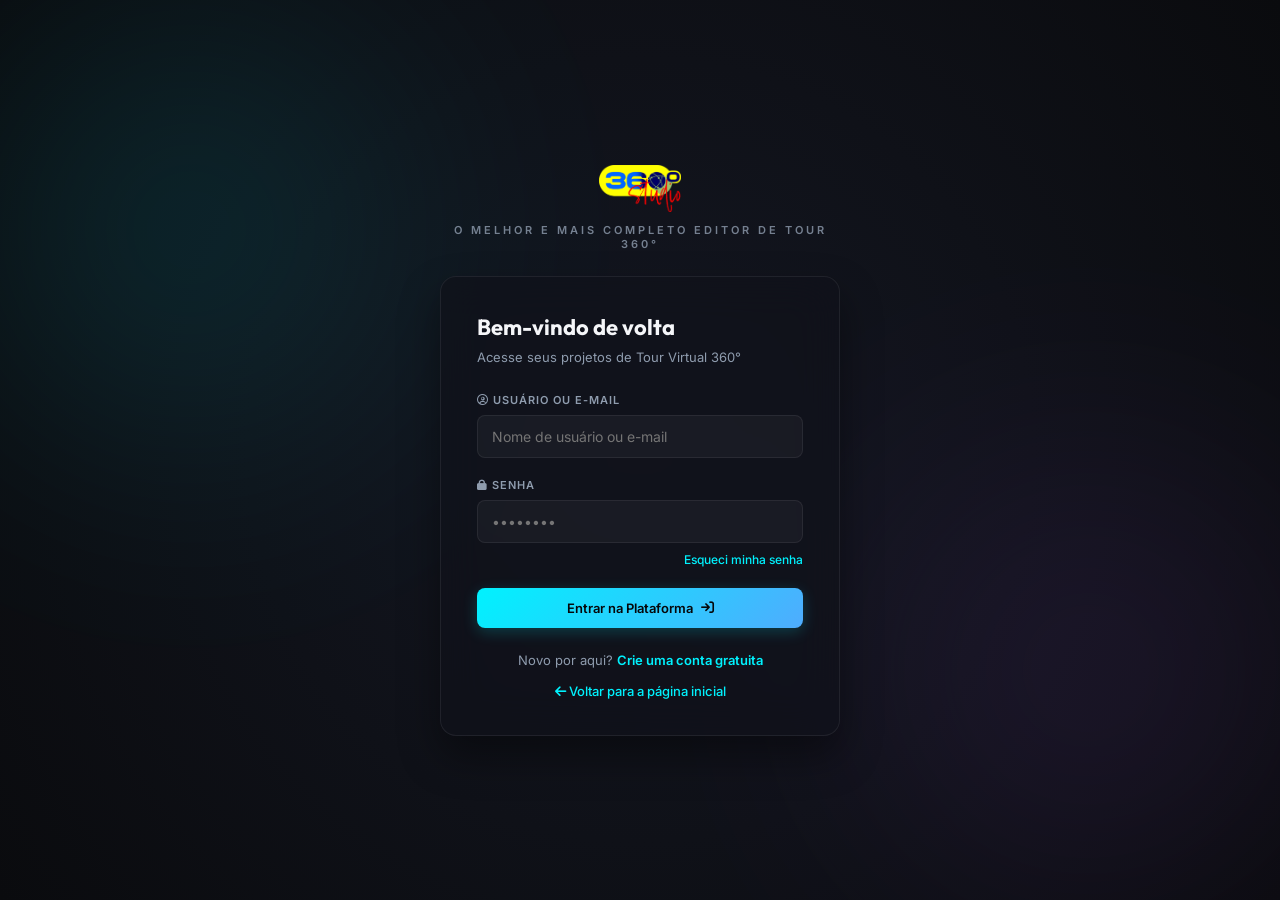
<file: login.html>
<!DOCTYPE html>
<html lang="pt-BR">
<head>
    <meta charset="UTF-8">
    <meta name="viewport" content="width=device-width, initial-scale=1.0">
    <title>Entrar - 360° Studio</title>
    <!-- Google Fonts -->
    <link rel="preconnect" href="https://fonts.googleapis.com">
    <link rel="preconnect" href="https://fonts.gstatic.com" crossorigin>
    <link href="https://fonts.googleapis.com/css2?family=Inter:wght@300;400;500;600&family=Outfit:wght@400;600;700;800&display=swap" rel="stylesheet">
    <!-- FontAwesome Icons -->
    <link rel="stylesheet" href="https://cdnjs.cloudflare.com/ajax/libs/font-awesome/6.4.0/css/all.min.css">
    <!-- Custom CSS -->
    <link rel="stylesheet" href="style.css">
    <link rel="stylesheet" href="dashboard.css">
    <!-- Favicon -->
    <link rel="icon" type="image/png" href="assets/favicon.png">
</head>
<body class="auth-page">
    <div class="auth-background-effects">
        <div class="glow-sphere sphere-1"></div>
        <div class="glow-sphere sphere-2"></div>
    </div>

    <div class="auth-container">
        <!-- LOGO -->
        <div class="auth-logo" style="margin-bottom: 25px;">
            <img src="assets/logo.png" alt="360° Studio Logo" style="max-height: 48px; display: block; margin: 0 auto 10px auto; object-fit: contain;">
            <p class="subtitle" style="margin-top: 5px; opacity: 0.8;">O melhor e mais completo editor de tour 360°</p>
        </div>

        <!-- CARD LOGIN -->
        <div class="auth-card glassmorphism active" id="login-card">
            <h2>Bem-vindo de volta</h2>
            <p class="auth-subtitle">Acesse seus projetos de Tour Virtual 360°</p>

            <div id="login-form">
                <!-- Inputs falsos invisíveis para capturar o preenchimento automático do navegador -->
                <input type="text" name="fake_username_autofill" style="position: absolute; top: -9999px; left: -9999px; width: 1px; height: 1px;" tabindex="-1" autocomplete="off" />
                <input type="password" name="fake_password_autofill" style="position: absolute; top: -9999px; left: -9999px; width: 1px; height: 1px;" tabindex="-1" autocomplete="off" />

                <div class="form-group">
                    <label for="login-username"><i class="fa-regular fa-circle-user"></i> Usuário ou E-mail</label>
                    <input type="text" id="login-username" required placeholder="Nome de usuário ou e-mail">
                </div>
                <div class="form-group">
                    <label for="login-password"><i class="fa-solid fa-lock"></i> Senha</label>
                    <input type="password" id="login-password" required placeholder="••••••••">
                    <div style="text-align: right; margin-top: 5px;">
                        <a href="#" id="link-show-recover" style="font-size: 12px; color: var(--color-accent); text-decoration: none; font-weight: 500;">Esqueci minha senha</a>
                    </div>
                </div>
                <button type="button" id="btn-login-submit" class="btn btn-primary btn-block">
                    <span>Entrar na Plataforma</span> <i class="fa-solid fa-arrow-right-to-bracket"></i>
                </button>
            </div>
            <div class="auth-footer">
                <span>Novo por aqui? <a href="#" id="link-show-register">Crie uma conta gratuita</a></span>
                <div style="margin-top: 15px;">
                    <a href="home.html" style="font-size: 13px; color: var(--color-accent); text-decoration: none; font-weight: 500;"><i class="fa-solid fa-arrow-left"></i> Voltar para a página inicial</a>
                </div>
            </div>
        </div>

        <!-- CARD CADASTRO -->
        <div class="auth-card glassmorphism" id="register-card">
            <h2>Criar sua conta</h2>
            <p class="auth-subtitle">Comece a criar seus passeios 3D interativos hoje</p>

            <div id="register-form">
                <div class="form-group">
                    <label for="register-name"><i class="fa-regular fa-user"></i> Nome Completo</label>
                    <input type="text" id="register-name" required placeholder="Ex: Nome Nome">
                </div>
                <div class="form-group">
                    <label for="register-username"><i class="fa-regular fa-circle-user"></i> Nome de Usuário</label>
                    <input type="text" id="register-username" required placeholder="Ex: nome_nome" pattern="^[a-zA-Z0-9_]{3,30}$" title="De 3 a 30 caracteres alfanuméricos e underscores.">
                </div>
                <div class="form-group">
                    <label for="register-email"><i class="fa-regular fa-envelope"></i> E-mail</label>
                    <input type="email" id="register-email" required placeholder="seuemail@exemplo.com">
                </div>
                <div class="form-group">
                    <label for="register-password"><i class="fa-solid fa-lock"></i> Senha</label>
                    <input type="password" id="register-password" required minlength="6" placeholder="(mín. 6 caracteres)">
                </div>
                <button type="button" id="btn-register-submit" class="btn btn-accent btn-block">
                    <span>Criar Conta & Iniciar Teste</span> <i class="fa-solid fa-rocket animate-pulse"></i>
                </button>
            </div>
            <div class="auth-footer">
                <span>Já possui conta? <a href="#" id="link-show-login">Faça login</a></span>
            </div>
        </div>

        <!-- CARD RECUPERAÇÃO DE SENHA -->
        <div class="auth-card glassmorphism" id="recover-card">
            <h2>Recuperar Senha</h2>
            <p class="auth-subtitle">Informe seu e-mail para receber as instruções de recuperação</p>

            <div id="recover-form">
                <div class="form-group">
                    <label for="recover-email"><i class="fa-regular fa-envelope"></i> E-mail Cadastrado</label>
                    <input type="email" id="recover-email" required placeholder="seuemail@exemplo.com">
                </div>
                <button type="button" id="btn-recover-submit" class="btn btn-primary btn-block">
                    <span>Solicitar Link de Recuperação</span> <i class="fa-regular fa-paper-plane"></i>
                </button>
            </div>
            <!-- Exibição do link de debug para conveniência no MVP/HML -->
            <div id="recover-debug-container" style="display: none; margin-top: 15px; padding: 10px; background: rgba(0, 242, 254, 0.1); border: 1px solid rgba(0, 242, 254, 0.3); border-radius: 5px; font-size: 13px; text-align: center;">
                <p style="margin: 0 0 5px 0; color: #00f2fe; font-weight: bold;"><i class="fa-solid fa-bug"></i> Link de Teste do MVP:</p>
                <a id="recover-debug-link" href="#" style="color: #ffffff; text-decoration: underline; font-weight: 500;">Clique aqui para redefinir diretamente</a>
            </div>
            <div class="auth-footer">
                <span>Lembrou da senha? <a href="#" id="link-recover-back-to-login">Voltar para o login</a></span>
            </div>
        </div>

        <!-- CARD DEFINIR NOVA SENHA -->
        <div class="auth-card glassmorphism" id="reset-card">
            <h2>Nova Senha</h2>
            <p class="auth-subtitle">Crie uma nova senha de acesso segura para sua conta</p>

            <div id="reset-form">
                <input type="hidden" id="reset-token">
                <div class="form-group">
                    <label for="reset-password"><i class="fa-solid fa-lock"></i> Nova Senha</label>
                    <input type="password" id="reset-password" required minlength="6" placeholder="(mín. 6 caracteres)">
                </div>
                <div class="form-group">
                    <label for="reset-confirm-password"><i class="fa-solid fa-lock"></i> Confirmar Nova Senha</label>
                    <input type="password" id="reset-confirm-password" required minlength="6" placeholder="Confirme a nova senha">
                </div>
                <button type="button" id="btn-reset-submit" class="btn btn-accent btn-block">
                    <span>Salvar Nova Senha</span> <i class="fa-solid fa-circle-check"></i>
                </button>
            </div>
            <div class="auth-footer">
                <span>Deseja cancelar? <a href="#" id="link-reset-back-to-login">Voltar para o login</a></span>
            </div>
        </div>
    </div>

    <!-- Toast Notifications -->
    <div id="toast-container" class="toast-container"></div>

    <script>
        // Limpar e forçar preenchimento automático indesejado no carregamento inicial
        let hasInteracted = false;
        const markInteracted = () => {
            hasInteracted = true;
        };

        const u = document.getElementById('login-username');
        const p = document.getElementById('login-password');

        if (u) {
            ['keydown', 'mousedown', 'focus', 'click', 'change', 'input'].forEach(evt => {
                u.addEventListener(evt, markInteracted);
            });
        }
        if (p) {
            ['keydown', 'mousedown', 'focus', 'click', 'change', 'input'].forEach(evt => {
                p.addEventListener(evt, markInteracted);
            });
        }

        const forceClearFields = () => {
            if (hasInteracted) return;
            if (u && u.value) u.value = '';
            if (p && p.value) p.value = '';
        };

        // Roda a cada 50ms para garantir que os campos fiquem vazios antes da interação do usuário
        const clearTimer = setInterval(forceClearFields, 50);

        // Parar o timer após 8 segundos para poupar processamento
        setTimeout(() => clearInterval(clearTimer), 8000);

        // Sincronizar Toasts
        function showToast(message, type = "info") {
            const container = document.getElementById("toast-container");
            const toast = document.createElement("div");
            toast.className = `toast toast-${type}`;
            let iconClass = "fa-info-circle";
            if (type === "success") iconClass = "fa-check-circle";
            if (type === "error") iconClass = "fa-exclamation-circle";
            toast.innerHTML = `<i class="fa-solid ${iconClass}"></i><span>${message}</span>`;
            container.appendChild(toast);
            setTimeout(() => toast.classList.add("show"), 10);
            setTimeout(() => {
                toast.classList.remove("show");
                setTimeout(() => toast.remove(), 400);
            }, 4000);
        }

        // Toggles entre os Cards
        const loginCard = document.getElementById('login-card');
        const registerCard = document.getElementById('register-card');
        const recoverCard = document.getElementById('recover-card');
        const resetCard = document.getElementById('reset-card');
        
        const linkShowRegister = document.getElementById('link-show-register');
        const linkShowLogin = document.getElementById('link-show-login');
        const linkShowRecover = document.getElementById('link-show-recover');
        const linkRecoverBackToLogin = document.getElementById('link-recover-back-to-login');
        const linkResetBackToLogin = document.getElementById('link-reset-back-to-login');

        // Atalho para ocultar todos os cards
        const hideAllCards = () => {
            loginCard.classList.remove('active');
            registerCard.classList.remove('active');
            recoverCard.classList.remove('active');
            resetCard.classList.remove('active');
        };

        linkShowRegister.addEventListener('click', (e) => {
            e.preventDefault();
            hideAllCards();
            registerCard.classList.add('active');
        });

        linkShowLogin.addEventListener('click', (e) => {
            e.preventDefault();
            hideAllCards();
            loginCard.classList.add('active');
        });

        linkShowRecover.addEventListener('click', (e) => {
            e.preventDefault();
            hideAllCards();
            recoverCard.classList.add('active');
        });

        linkRecoverBackToLogin.addEventListener('click', (e) => {
            e.preventDefault();
            hideAllCards();
            loginCard.classList.add('active');
            document.getElementById('recover-debug-container').style.display = 'none';
        });

        linkResetBackToLogin.addEventListener('click', (e) => {
            e.preventDefault();
            hideAllCards();
            loginCard.classList.add('active');
            // Limpa o token da URL para não recarregar no reset
            window.history.replaceState({}, document.title, window.location.pathname);
        });


        // Submeter Formulário de Login
        const submitLogin = async () => {
            const usernameOrEmail = document.getElementById('login-username').value;
            const password = document.getElementById('login-password').value;

            if (!usernameOrEmail || !password) {
                showToast('Por favor, preencha todos os campos.', 'error');
                return;
            }

            try {
                const res = await fetch('api/login.php', {
                    method: 'POST',
                    headers: { 'Content-Type': 'application/json' },
                    body: JSON.stringify({ username_or_email: usernameOrEmail, password })
                });
                const data = await res.json();

                if (res.ok && data.success) {
                    sessionStorage.setItem('session_active', 'true');
                    showToast('Login efetuado! Redirecionando...', 'success');
                    setTimeout(() => window.location.href = 'dashboard.html', 1000);
                } else {
                    showToast(data.message || 'Erro ao efetuar login.', 'error');
                }
            } catch (err) {
                showToast('Erro ao comunicar com o servidor.', 'error');
            }
        };

        // Submeter Formulário de Cadastro
        const submitRegister = async () => {
            const name = document.getElementById('register-name').value;
            const username = document.getElementById('register-username').value;
            const email = document.getElementById('register-email').value;
            const password = document.getElementById('register-password').value;

            if (!name || !username || !email || !password) {
                showToast('Por favor, preencha todos os campos.', 'error');
                return;
            }

            try {
                const res = await fetch('api/register.php', {
                    method: 'POST',
                    headers: { 'Content-Type': 'application/json' },
                    body: JSON.stringify({ name, username, email, password })
                });
                const data = await res.json();

                if (res.ok && data.success) {
                    sessionStorage.setItem('session_active', 'true');
                    showToast('Cadastro concluído com sucesso! Redirecionando...', 'success');
                    setTimeout(() => window.location.href = 'dashboard.html', 1000);
                } else {
                    showToast(data.message || 'Erro ao efetuar cadastro.', 'error');
                }
            } catch (err) {
                showToast('Erro ao comunicar com o servidor.', 'error');
            }
        };

        // Eventos de clique nos botões
        document.getElementById('btn-login-submit').addEventListener('click', submitLogin);
        document.getElementById('btn-register-submit').addEventListener('click', submitRegister);

        // Suporte ao clique na tecla Enter para submissão
        const addEnterSubmit = (inputId, action) => {
            const el = document.getElementById(inputId);
            if (el) {
                el.addEventListener('keydown', (e) => {
                    if (e.key === 'Enter') {
                        e.preventDefault();
                        action();
                    }
                });
            }
        };

        addEnterSubmit('login-username', submitLogin);
        addEnterSubmit('login-password', submitLogin);
        addEnterSubmit('register-name', submitRegister);
        addEnterSubmit('register-username', submitRegister);
        addEnterSubmit('register-email', submitRegister);
        addEnterSubmit('register-password', submitRegister);

        // Submeter Formulário de Recuperação de Senha
        const submitRecover = async () => {
            const email = document.getElementById('recover-email').value;

            if (!email) {
                showToast('Por favor, informe seu e-mail.', 'error');
                return;
            }

            try {
                const res = await fetch('api/recover_password.php', {
                    method: 'POST',
                    headers: { 'Content-Type': 'application/json' },
                    body: JSON.stringify({ email })
                });
                const data = await res.json();

                if (res.ok && data.success) {
                    showToast(data.message, 'success');
                    if (data.debug_link) {
                        const debugContainer = document.getElementById('recover-debug-container');
                        const debugLink = document.getElementById('recover-debug-link');
                        debugLink.href = data.debug_link;
                        debugContainer.style.display = 'block';
                    }
                } else {
                    showToast(data.message || 'Erro ao processar solicitação.', 'error');
                }
            } catch (err) {
                showToast('Erro ao comunicar com o servidor.', 'error');
            }
        };

        // Submeter Formulário de Definição de Nova Senha
        const submitReset = async () => {
            const token = document.getElementById('reset-token').value;
            const password = document.getElementById('reset-password').value;
            const confirmPassword = document.getElementById('reset-confirm-password').value;

            if (!password || !confirmPassword) {
                showToast('Por favor, preencha todos os campos.', 'error');
                return;
            }

            if (password !== confirmPassword) {
                showToast('As senhas não coincidem.', 'error');
                return;
            }

            if (password.length < 6) {
                showToast('A senha deve ter no mínimo 6 caracteres.', 'error');
                return;
            }

            try {
                const res = await fetch('api/reset_password_with_token.php', {
                    method: 'POST',
                    headers: { 'Content-Type': 'application/json' },
                    body: JSON.stringify({ token, password })
                });
                const data = await res.json();

                if (res.ok && data.success) {
                    showToast(data.message, 'success');
                    setTimeout(() => {
                        hideAllCards();
                        loginCard.classList.add('active');
                        // Limpa o token da URL para ficar limpo
                        window.history.replaceState({}, document.title, window.location.pathname);
                        document.getElementById('reset-password').value = '';
                        document.getElementById('reset-confirm-password').value = '';
                    }, 2000);
                } else {
                    showToast(data.message || 'Erro ao redefinir senha.', 'error');
                }
            } catch (err) {
                showToast('Erro ao comunicar com o servidor.', 'error');
            }
        };

        // Adicionar eventos de clique
        document.getElementById('btn-recover-submit').addEventListener('click', submitRecover);
        document.getElementById('btn-reset-submit').addEventListener('click', submitReset);

        // Adicionar teclas enter
        addEnterSubmit('recover-email', submitRecover);
        addEnterSubmit('reset-password', submitReset);
        addEnterSubmit('reset-confirm-password', submitReset);

        // Tratar Token na URL se houver (Redirecionamento automático)
        const urlParams = new URLSearchParams(window.location.search);
        const urlToken = urlParams.get('token');
        if (urlToken) {
            hideAllCards();
            resetCard.classList.add('active');
            document.getElementById('reset-token').value = urlToken;
            showToast('Link de recuperação detectado! Defina sua nova senha.', 'info');
        }

        // Se register=true, mostrar card de cadastro automaticamente
        const registerParam = urlParams.get('register');
        if (registerParam === 'true') {
            hideAllCards();
            registerCard.classList.add('active');
        }
    </script>
</body>
</html>
</file>
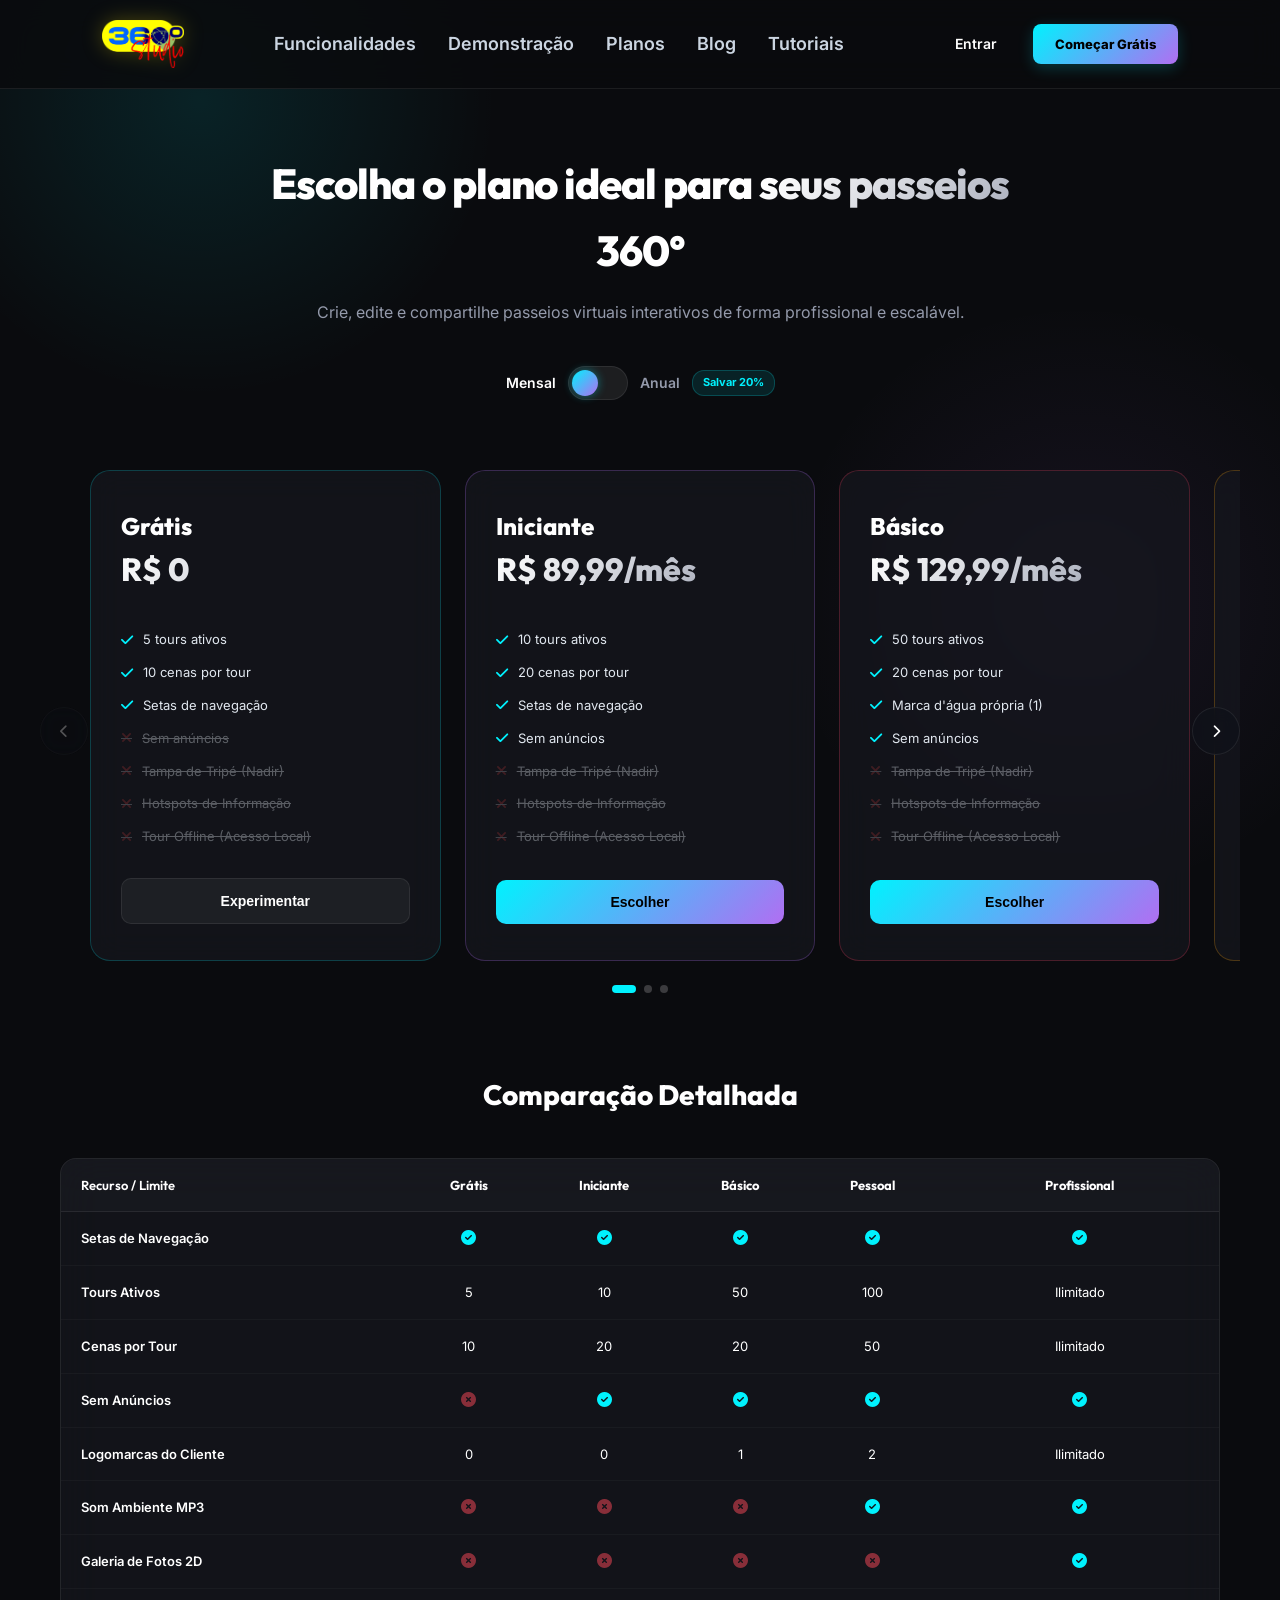
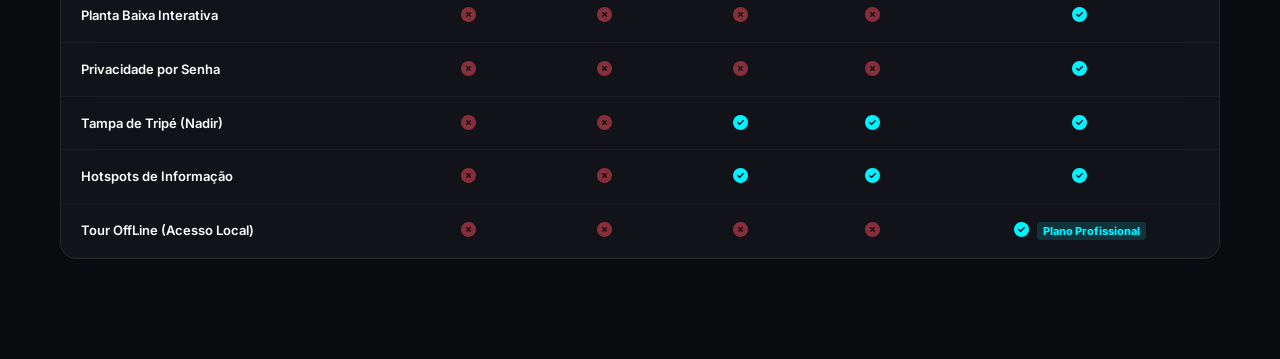
<file: plans.html>
<!DOCTYPE html>
<html lang="pt-BR">
<head>
    <meta charset="UTF-8">
    <meta name="viewport" content="width=device-width, initial-scale=1.0">
    <title>Planos de Assinatura - 360° Studio</title>
    <!-- Google Fonts -->
    <link rel="preconnect" href="https://fonts.googleapis.com">
    <link rel="preconnect" href="https://fonts.gstatic.com" crossorigin>
    <link href="https://fonts.googleapis.com/css2?family=Inter:wght@400;500;600;700&family=Outfit:wght@700;800&display=swap" rel="stylesheet">
    <!-- Font Awesome -->
    <link rel="stylesheet" href="https://cdnjs.cloudflare.com/ajax/libs/font-awesome/6.4.0/css/all.min.css">
    <!-- Estilos específicos -->
    <link rel="stylesheet" href="plans.css?v=1.0.1">
    <!-- Favicon -->
    <link rel="icon" type="image/png" href="assets/favicon.png">
    <!-- Mercado Pago SDK -->
    <script src="https://sdk.mercadopago.com/js/v2"></script>
</head>
<body>

    <!-- NAVBAR -->
    <nav class="navbar">
        <a href="home.html" style="text-decoration: none; display: flex; align-items: center;">
            <img src="assets/logo.png" alt="360° Studio" style="display: block; object-fit: contain;">
        </a>
        <ul class="nav-links">
            <li><a href="home.html#features">Funcionalidades</a></li>
            <li><a href="home.html#showcase">Demonstração</a></li>
            <li><a href="home.html#pricing">Planos</a></li>
            <li><a href="blog.html">Blog</a></li>
            <li><a href="tutoriais.html">Tutoriais</a></li>
        </ul>
        <div class="nav-actions">
            <a href="login.html" class="btn-login" id="nav-btn-login">Entrar</a>
            <a href="login.html?register=true" class="btn-nav-cta" id="nav-btn-register">Começar Grátis</a>
        </div>
    </nav>

    <!-- INTRODUÇÃO -->
    <section class="plans-intro">
        <h1>Escolha o plano ideal para seus passeios 360°</h1>
        <p>Crie, edite e compartilhe passeios virtuais interativos de forma profissional e escalável.</p>
    </section>

    <!-- BILLING TOGGLE -->
    <div class="billing-toggle-container">
        <span class="billing-label active" id="billing-monthly">Mensal</span>
        <label class="switch">
            <input type="checkbox" id="billing-checkbox">
            <span class="slider"></span>
        </label>
        <span class="billing-label" id="billing-yearly">Anual</span>
        <span class="discount-badge">Salvar 20%</span>
    </div>

    <!-- CARDS DOS PLANOS -->
    <div class="plans-slider-container">
        <button class="slider-arrow prev" id="btn-plans-prev" onclick="movePlansSlider(-1)">
            <i class="fa-solid fa-chevron-left"></i>
        </button>
        <button class="slider-arrow next" id="btn-plans-next" onclick="movePlansSlider(1)">
            <i class="fa-solid fa-chevron-right"></i>
        </button>

        <div class="plans-slider-track">
            <!-- PLANO GRÁTIS -->
            <div class="plan-card gratis" data-plan="gratis">
                <div class="plan-card-header">
                    <h2>Grátis</h2>
                </div>
                <div class="plan-price-block">
                    <div class="plan-price">R$ 0</div>
                </div>
                <ul class="plan-features-list">
                    <li><i class="fa-solid fa-check"></i> 5 tours ativos</li>
                    <li><i class="fa-solid fa-check"></i> 10 cenas por tour</li>
                    <li><i class="fa-solid fa-check"></i> Setas de navegação</li>
                    <li class="disabled"><i class="fa-solid fa-xmark"></i> Sem anúncios</li>
                    <li class="disabled"><i class="fa-solid fa-xmark"></i> Tampa de Tripé (Nadir)</li>
                    <li class="disabled"><i class="fa-solid fa-xmark"></i> Hotspots de Informação</li>
                    <li class="disabled"><i class="fa-solid fa-xmark"></i> Tour Offline (Acesso Local)</li>
                </ul>
                <button class="btn-select-plan" onclick="openCheckout('gratis')">Experimentar</button>
            </div>

            <!-- PLANO INICIANTE -->
            <div class="plan-card iniciante" data-plan="iniciante">
                <div class="plan-card-header">
                    <h2>Iniciante</h2>
                </div>
                <div class="plan-price-block">
                    <div class="plan-price" data-monthly="89,99" data-yearly="71,99">R$ 89,99</div>
                </div>
                <ul class="plan-features-list">
                    <li><i class="fa-solid fa-check"></i> 10 tours ativos</li>
                    <li><i class="fa-solid fa-check"></i> 20 cenas por tour</li>
                    <li><i class="fa-solid fa-check"></i> Setas de navegação</li>
                    <li><i class="fa-solid fa-check"></i> Sem anúncios</li>
                    <li class="disabled"><i class="fa-solid fa-xmark"></i> Tampa de Tripé (Nadir)</li>
                    <li class="disabled"><i class="fa-solid fa-xmark"></i> Hotspots de Informação</li>
                    <li class="disabled"><i class="fa-solid fa-xmark"></i> Tour Offline (Acesso Local)</li>
                </ul>
                <button class="btn-select-plan" onclick="openCheckout('iniciante')">Escolher</button>
            </div>

            <!-- PLANO BÁSICO -->
            <div class="plan-card basico" data-plan="basico">
                <div class="plan-card-header">
                    <h2>Básico</h2>
                </div>
                <div class="plan-price-block">
                    <div class="plan-price" data-monthly="129,99" data-yearly="103,99">R$ 129,99</div>
                </div>
                <ul class="plan-features-list">
                    <li><i class="fa-solid fa-check"></i> 50 tours ativos</li>
                    <li><i class="fa-solid fa-check"></i> 20 cenas por tour</li>
                    <li><i class="fa-solid fa-check"></i> Marca d'água própria (1)</li>
                    <li><i class="fa-solid fa-check"></i> Sem anúncios</li>
                    <li class="disabled"><i class="fa-solid fa-xmark"></i> Tampa de Tripé (Nadir)</li>
                    <li class="disabled"><i class="fa-solid fa-xmark"></i> Hotspots de Informação</li>
                    <li class="disabled"><i class="fa-solid fa-xmark"></i> Tour Offline (Acesso Local)</li>
                </ul>
                <button class="btn-select-plan" onclick="openCheckout('basico')">Escolher</button>
            </div>

            <!-- PLANO PESSOAL -->
            <div class="plan-card pessoal" data-plan="pessoal">
                <div class="plan-card-header">
                    <h2>Pessoal</h2>
                </div>
                <div class="plan-price-block">
                    <div class="plan-price" data-monthly="199,99" data-yearly="159,99">R$ 199,99</div>
                </div>
                <ul class="plan-features-list">
                    <li><i class="fa-solid fa-check"></i> 100 tours ativos</li>
                    <li><i class="fa-solid fa-check"></i> 50 cenas por tour</li>
                    <li><i class="fa-solid fa-check"></i> Som ambiente MP3</li>
                    <li><i class="fa-solid fa-check"></i> Marca d'água própria (2)</li>
                    <li class="disabled"><i class="fa-solid fa-xmark"></i> Tampa de Tripé (Nadir)</li>
                    <li class="disabled"><i class="fa-solid fa-xmark"></i> Hotspots de Informação</li>
                    <li class="disabled"><i class="fa-solid fa-xmark"></i> Tour Offline (Acesso Local)</li>
                </ul>
                <button class="btn-select-plan" onclick="openCheckout('pessoal')">Escolher</button>
            </div>

            <!-- PLANO PROFISSIONAL -->
            <div class="plan-card highlighted profissional" data-plan="profissional">
                <div class="plan-card-header">
                    <span class="best-option-lbl">Melhor Opção</span>
                    <h2>Profissional</h2>
                </div>
                <div class="plan-price-block">
                    <div class="plan-price" data-monthly="349,99" data-yearly="279,99">R$ 349,99</div>
                </div>
                <ul class="plan-features-list">
                    <li><i class="fa-solid fa-check"></i> Tours Ilimitados</li>
                    <li><i class="fa-solid fa-check"></i> Cenas Ilimitadas</li>
                    <li><i class="fa-solid fa-check"></i> Planta Baixa Interativa</li>
                    <li><i class="fa-solid fa-check"></i> Tampa de Tripé (Nadir)</li>
                    <li><i class="fa-solid fa-check"></i> Hotspots de Informação</li>
                    <li><i class="fa-solid fa-check"></i> Privacidade por Senha</li>
                    <li style="color: var(--color-accent-blue); font-weight: 700;"><i class="fa-solid fa-circle-check"></i> Tour OffLine <span style="background: rgba(0, 242, 254, 0.15); color: var(--color-accent-blue); padding: 2px 6px; border-radius: 4px; font-size: 11px; font-weight: 800; margin-left: 5px;">Plano Profissional</span></li>
                </ul>
                <button class="btn-select-plan" onclick="openCheckout('profissional')">Escolher</button>
            </div>
        </div>

        <div class="plans-slider-dots" id="plans-slider-dots"></div>
    </div>

    <!-- SEÇÃO COMPARATIVA -->
    <section class="plans-comparison">
        <h2>Comparação Detalhada</h2>
        <div class="comparison-table-wrapper">
            <table class="comparison-table">
                <thead>
                    <tr>
                        <th>Recurso / Limite</th>
                        <th>Grátis</th>
                        <th>Iniciante</th>
                        <th>Básico</th>
                        <th>Pessoal</th>
                        <th>Profissional</th>
                    </tr>
                </thead>
                <tbody>
                    <tr>
                        <td>Setas de Navegação</td>
                        <td><i class="fa-solid fa-circle-check"></i></td>
                        <td><i class="fa-solid fa-circle-check"></i></td>
                        <td><i class="fa-solid fa-circle-check"></i></td>
                        <td><i class="fa-solid fa-circle-check"></i></td>
                        <td><i class="fa-solid fa-circle-check"></i></td>
                    </tr>
                    <tr>
                        <td>Tours Ativos</td>
                        <td>5</td>
                        <td>10</td>
                        <td>50</td>
                        <td>100</td>
                        <td>Ilimitado</td>
                    </tr>
                    <tr>
                        <td>Cenas por Tour</td>
                        <td>10</td>
                        <td>20</td>
                        <td>20</td>
                        <td>50</td>
                        <td>Ilimitado</td>
                    </tr>
                    <tr>
                        <td>Sem Anúncios</td>
                        <td><i class="fa-solid fa-circle-xmark"></i></td>
                        <td><i class="fa-solid fa-circle-check"></i></td>
                        <td><i class="fa-solid fa-circle-check"></i></td>
                        <td><i class="fa-solid fa-circle-check"></i></td>
                        <td><i class="fa-solid fa-circle-check"></i></td>
                    </tr>
                    <tr>
                        <td>Logomarcas do Cliente</td>
                        <td>0</td>
                        <td>0</td>
                        <td>1</td>
                        <td>2</td>
                        <td>Ilimitado</td>
                    </tr>
                    <tr>
                        <td>Som Ambiente MP3</td>
                        <td><i class="fa-solid fa-circle-xmark"></i></td>
                        <td><i class="fa-solid fa-circle-xmark"></i></td>
                        <td><i class="fa-solid fa-circle-xmark"></i></td>
                        <td><i class="fa-solid fa-circle-check"></i></td>
                        <td><i class="fa-solid fa-circle-check"></i></td>
                    </tr>
                    <tr>
                        <td>Galeria de Fotos 2D</td>
                        <td><i class="fa-solid fa-circle-xmark"></i></td>
                        <td><i class="fa-solid fa-circle-xmark"></i></td>
                        <td><i class="fa-solid fa-circle-xmark"></i></td>
                        <td><i class="fa-solid fa-circle-xmark"></i></td>
                        <td><i class="fa-solid fa-circle-check"></i></td>
                    </tr>
                    <tr>
                        <td>Planta Baixa Interativa</td>
                        <td><i class="fa-solid fa-circle-xmark"></i></td>
                        <td><i class="fa-solid fa-circle-xmark"></i></td>
                        <td><i class="fa-solid fa-circle-xmark"></i></td>
                        <td><i class="fa-solid fa-circle-xmark"></i></td>
                        <td><i class="fa-solid fa-circle-check"></i></td>
                    </tr>
                    <tr>
                        <td>Privacidade por Senha</td>
                        <td><i class="fa-solid fa-circle-xmark"></i></td>
                        <td><i class="fa-solid fa-circle-xmark"></i></td>
                        <td><i class="fa-solid fa-circle-xmark"></i></td>
                        <td><i class="fa-solid fa-circle-xmark"></i></td>
                        <td><i class="fa-solid fa-circle-check"></i></td>
                    </tr>
                    <tr>
                        <td>Tampa de Tripé (Nadir)</td>
                        <td><i class="fa-solid fa-circle-xmark"></i></td>
                        <td><i class="fa-solid fa-circle-xmark"></i></td>
                        <td><i class="fa-solid fa-circle-check"></i></td>
                        <td><i class="fa-solid fa-circle-check"></i></td>
                        <td><i class="fa-solid fa-circle-check"></i></td>
                    </tr>
                    <tr>
                        <td>Hotspots de Informação</td>
                        <td><i class="fa-solid fa-circle-xmark"></i></td>
                        <td><i class="fa-solid fa-circle-xmark"></i></td>
                        <td><i class="fa-solid fa-circle-check"></i></td>
                        <td><i class="fa-solid fa-circle-check"></i></td>
                        <td><i class="fa-solid fa-circle-check"></i></td>
                    </tr>
                    <tr>
                        <td>Tour OffLine (Acesso Local)</td>
                        <td><i class="fa-solid fa-circle-xmark"></i></td>
                        <td><i class="fa-solid fa-circle-xmark"></i></td>
                        <td><i class="fa-solid fa-circle-xmark"></i></td>
                        <td><i class="fa-solid fa-circle-xmark"></i></td>
                        <td style="color: var(--color-accent-blue); font-weight: bold;"><i class="fa-solid fa-circle-check"></i> <span style="background: rgba(0, 242, 254, 0.15); color: var(--color-accent-blue); padding: 2px 6px; border-radius: 4px; font-size: 11px; font-weight: 800; margin-left: 5px;">Plano Profissional</span></td>
                    </tr>
                </tbody>
            </table>
        </div>
    </section>

    <!-- MODAL DE CHECKOUT SIMULADO -->
    <div class="checkout-modal" id="checkout-modal">
        <div class="checkout-card">
            <div class="checkout-header">
                <h3>Finalizar Assinatura (Simulação)</h3>
                <button class="checkout-close" onclick="closeCheckout()">&times;</button>
            </div>
            <div class="checkout-body">
                <div class="checkout-plan-summary">
                    <div>
                        <span class="checkout-summary-name" id="summary-plan-name">Plano Profissional</span>
                        <div style="font-size: 11px; color: var(--text-secondary);" id="summary-plan-period">Faturamento Mensal</div>
                    </div>
                    <span class="checkout-summary-price" id="summary-plan-price">R$ 349,99</span>
                </div>

                <!-- Método de Pagamento -->
                <div class="checkout-tabs">
                    <button class="checkout-tab-btn active" id="tab-pix" onclick="selectPaymentMethod('pix')">
                        <i class="fa-brands fa-pix"></i> Pix
                    </button>
                    <button class="checkout-tab-btn" id="tab-card" onclick="selectPaymentMethod('card')">
                        <i class="fa-solid fa-credit-card"></i> Cartão
                    </button>
                </div>

                <!-- Formulário Pix -->
                <div class="payment-form-pane active" id="pane-pix">
                    <div class="pix-qr-container">
                        <div class="pix-qr-box">
                            <!-- QR Code mock -->
                            <div class="pix-qr-placeholder"></div>
                        </div>
                        <p style="font-size: 12px; color: var(--text-secondary); margin-bottom: 12px;">Escaneie o QR Code acima ou use o código Pix Copia e Cola:</p>
                        <div class="pix-copia-cola-container">
                            <span class="pix-copia-cola-text" id="pix-code">00020101021226870014br.gov.bcb.pix2565pix.360studio.com/pay/hml_checkout_mock_key_00918237</span>
                            <button class="btn-copy-pix" onclick="copyPixCode()" title="Copiar Código"><i class="fa-solid fa-copy"></i></button>
                        </div>
                    </div>
                </div>

                <!-- Formulário Cartão -->
                <div class="payment-form-pane" id="pane-card">
                    <div class="checkout-form-group">
                        <label>Número do Cartão</label>
                        <input type="text" placeholder="0000 0000 0000 0000" id="card-number">
                    </div>
                    <div class="checkout-form-row">
                        <div class="checkout-form-group" style="flex: 2;">
                            <label>Nome no Cartão</label>
                            <input type="text" placeholder="Nome Completo" id="card-name">
                        </div>
                        <div class="checkout-form-group" style="flex: 1;">
                            <label>Validade</label>
                            <input type="text" placeholder="MM/AA" id="card-expiry">
                        </div>
                        <div class="checkout-form-group" style="flex: 1;">
                            <label>CVV</label>
                            <input type="text" placeholder="000" id="card-cvv">
                        </div>
                    </div>
                </div>

                <button class="btn-confirm-checkout" onclick="confirmPayment()">Confirmar Pagamento Simulado</button>
            </div>
        </div>
    </div>

    <!-- Container do Toast Notification -->
    <div id="toast-container" style="position: fixed; bottom: 20px; right: 20px; z-index: 1100; display: flex; flex-direction: column; gap: 10px;"></div>

    <script src="plans.js"></script>
</body>
</html>
</file>
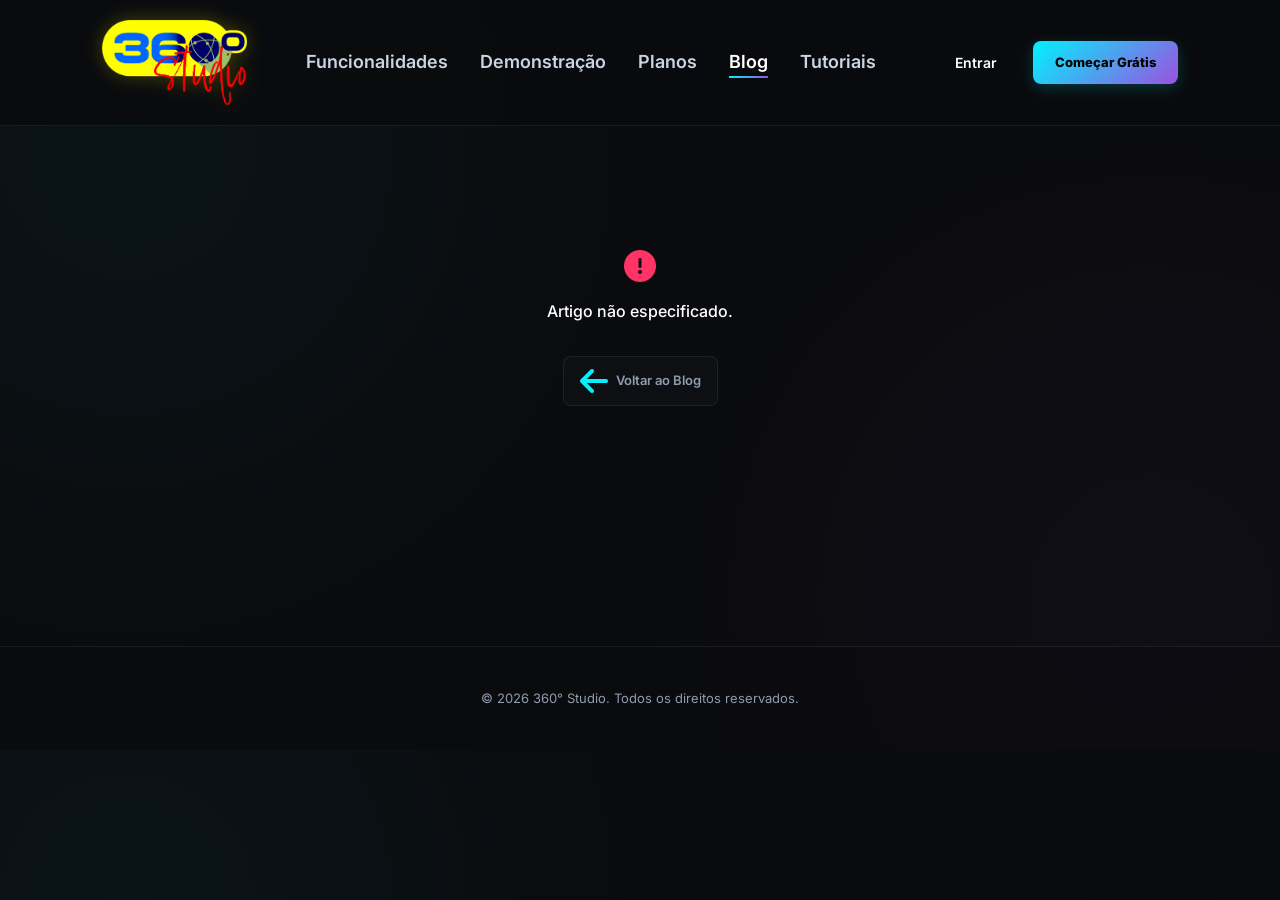
<file: post.html>
<!DOCTYPE html>
<html lang="pt-BR">
<head>
    <meta charset="UTF-8">
    <meta name="viewport" content="width=device-width, initial-scale=1.0">
    <title>Blog - 360° Studio</title>
    <!-- Google Fonts -->
    <link rel="preconnect" href="https://fonts.googleapis.com">
    <link rel="preconnect" href="https://fonts.gstatic.com" crossorigin>
    <link href="https://fonts.googleapis.com/css2?family=Inter:wght@300;400;500;600;700&family=Outfit:wght@600;700;800&display=swap" rel="stylesheet">
    <!-- FontAwesome Icons -->
    <link rel="stylesheet" href="https://cdnjs.cloudflare.com/ajax/libs/font-awesome/6.4.0/css/all.min.css">
    <style>
        :root {
            --bg-primary: #0a0b0e;
            --bg-card: rgba(16, 18, 26, 0.65);
            --border-glass: rgba(255, 255, 255, 0.07);
            --text-primary: #f5f6f9;
            --text-secondary: #8f9cae;
            --color-accent: #00f2fe;
            --color-accent-hover: #4facfe;
            --color-purple: #9b51e0;
        }

        * {
            margin: 0;
            padding: 0;
            box-sizing: border-box;
        }

        body {
            font-family: 'Inter', sans-serif;
            background-color: var(--bg-primary);
            color: var(--text-primary);
            line-height: 1.8;
            overflow-x: hidden;
            background-image: 
                radial-gradient(circle at 10% 20%, rgba(0, 242, 254, 0.04) 0%, transparent 40%),
                radial-gradient(circle at 90% 80%, rgba(155, 81, 224, 0.04) 0%, transparent 40%);
        }

        header {
            border-bottom: 1px solid var(--border-glass);
            background: rgba(10, 11, 14, 0.8);
            backdrop-filter: blur(12px);
            position: sticky;
            top: 0;
            z-index: 100;
        }

        .nav-container {
            max-width: 1200px;
            margin: 0 auto;
            padding: 15px 24px;
            display: flex;
            justify-content: space-between;
            align-items: center;
        }

        .logo {
            display: flex;
            align-items: center;
            gap: 10px;
            text-decoration: none;
            color: #fff;
            font-family: 'Outfit', sans-serif;
            font-weight: 800;
            font-size: 22px;
        }

        .logo i {
            color: var(--color-accent);
            text-shadow: 0 0 10px rgba(0, 242, 254, 0.4);
        }

        .logo .highlight {
            background: linear-gradient(135deg, var(--color-accent), var(--color-accent-hover));
            -webkit-background-clip: text;
            -webkit-text-fill-color: transparent;
        }

        .back-btn {
            display: flex;
            align-items: center;
            gap: 8px;
            text-decoration: none;
            color: var(--text-secondary);
            font-size: 13px;
            font-weight: 600;
            transition: all 0.3s;
            padding: 8px 16px;
            border: 1px solid var(--border-glass);
            border-radius: 8px;
            background: rgba(255, 255, 255, 0.02);
        }

        .back-btn:hover {
            color: #fff;
            border-color: rgba(255, 255, 255, 0.2);
            background: rgba(255, 255, 255, 0.05);
        }

        .article-container {
            max-width: 800px;
            margin: 0 auto;
            padding: 60px 24px;
        }

        .post-header {
            margin-bottom: 40px;
            text-align: center;
        }

        .post-meta {
            display: flex;
            justify-content: center;
            align-items: center;
            gap: 16px;
            font-size: 12px;
            color: var(--text-secondary);
            margin-bottom: 16px;
            font-weight: 500;
        }

        .post-meta span {
            display: flex;
            align-items: center;
            gap: 6px;
        }

        .post-header h1 {
            font-family: 'Outfit', sans-serif;
            font-size: 36px;
            font-weight: 800;
            color: #fff;
            line-height: 1.3;
            margin-bottom: 20px;
            letter-spacing: -0.5px;
        }

        .post-author-box {
            display: inline-flex;
            align-items: center;
            gap: 8px;
            font-size: 13px;
            color: var(--text-secondary);
            background: rgba(255, 255, 255, 0.02);
            border: 1px solid var(--border-glass);
            padding: 6px 14px;
            border-radius: 20px;
        }

        .post-author-box strong {
            color: #fff;
        }

        .post-cover {
            width: 100%;
            height: 400px;
            border-radius: 16px;
            overflow: hidden;
            border: 1px solid var(--border-glass);
            margin-bottom: 40px;
            background: #111;
        }

        .post-cover img {
            width: 100%;
            height: 100%;
            object-fit: cover;
        }

        .post-body {
            font-size: 16px;
            color: #e2e8f0;
            line-height: 1.8;
        }

        .post-body p {
            margin-bottom: 24px;
        }

        .post-body strong {
            color: #fff;
        }

        .post-body h3 {
            font-family: 'Outfit', sans-serif;
            font-size: 22px;
            color: #fff;
            margin-top: 40px;
            margin-bottom: 16px;
            font-weight: 700;
        }

        .post-body ul {
            margin-bottom: 24px;
            padding-left: 20px;
        }

        .post-body li {
            margin-bottom: 10px;
        }

        .loading-box {
            text-align: center;
            padding: 100px 0;
            color: var(--text-secondary);
            display: flex;
            flex-direction: column;
            align-items: center;
            gap: 15px;
        }

        .loading-box i {
            font-size: 32px;
            color: var(--color-accent);
        }

        footer {
            text-align: center;
            padding: 40px 24px;
            border-top: 1px solid var(--border-glass);
            color: var(--text-secondary);
            font-size: 13px;
            margin-top: 80px;
            background: rgba(10, 11, 14, 0.4);
        }

        /* ======================================================================
         * Unified Navbar Styles
         * ====================================================================== */
        body {
            padding-top: 90px;
        }
        .navbar {
            position: fixed;
            top: 0;
            left: 0;
            right: 0;
            z-index: 100;
            padding: 20px 8%;
            display: flex;
            justify-content: space-between;
            align-items: center;
            background: rgba(10, 11, 14, 0.85);
            backdrop-filter: blur(15px);
            border-bottom: 1px solid var(--border-glass);
            transition: all 0.3s ease;
        }
        .navbar.shrunk {
            max-width: 90%;
            margin: 10px auto;
            left: 5%;
            right: 5%;
            border-radius: 40px;
            padding: 8px 5%;
            background: rgba(8, 9, 12, 0.95);
            box-shadow: 0 10px 30px rgba(0, 0, 0, 0.5);
            border: 1px solid rgba(255, 255, 255, 0.1);
        }
        .nav-links {
            display: flex;
            align-items: center;
            gap: 32px;
            list-style: none;
        }
        .nav-links a {
            color: #cbd5e1;
            text-decoration: none;
            font-size: 18px;
            font-weight: 600;
            transition: all 0.3s ease;
            position: relative;
            padding: 6px 0;
        }
        .nav-links a::after {
            content: '';
            position: absolute;
            bottom: 0;
            left: 0;
            width: 0;
            height: 2px;
            background: linear-gradient(90deg, var(--color-accent), var(--color-purple));
            transition: width 0.3s ease;
        }
        .nav-links a:hover,
        .nav-links a.active {
            color: #fff;
        }
        .nav-links a:hover::after,
        .nav-links a.active::after {
            width: 100%;
        }
        .navbar a img {
            height: 85px;
            max-height: 85px;
            transition: all 0.3s cubic-bezier(0.4, 0, 0.2, 1);
            filter: drop-shadow(0 0 10px rgba(255, 230, 0, 0.25));
        }
        .navbar.shrunk a img {
            height: 60px;
            max-height: 60px;
        }
        .navbar a:hover img {
            transform: scale(1.06);
            filter: drop-shadow(0 0 15px rgba(255, 230, 0, 0.60)) drop-shadow(0 0 30px rgba(255, 200, 0, 0.30));
        }
        .nav-actions {
            display: flex;
            align-items: center;
            gap: 16px;
        }
        .btn-login {
            color: #fff;
            text-decoration: none;
            font-size: 14px;
            font-weight: 600;
            padding: 10px 20px;
            transition: all 0.3s ease;
        }
        .btn-login:hover {
            color: var(--color-accent);
        }
        .btn-nav-cta {
            background: linear-gradient(135deg, var(--color-accent), var(--color-purple));
            color: #000;
            text-decoration: none;
            font-size: 13px;
            font-weight: 800;
            padding: 10px 22px;
            border-radius: 8px;
            box-shadow: 0 4px 15px rgba(0, 242, 254, 0.2);
            transition: all 0.3s ease;
        }
        .btn-nav-cta:hover {
            box-shadow: 0 6px 20px rgba(0, 242, 254, 0.4);
            transform: translateY(-1px);
        }

        /* Hover Navigation Cards */
        .nav-prev-card:hover, .nav-next-card:hover {
            border-color: rgba(0, 242, 254, 0.3) !important;
            background: rgba(255, 255, 255, 0.05) !important;
            transform: translateY(-2px);
        }

        @media (max-width: 768px) {
            .nav-links, .nav-actions { display: none; }
        }
    </style>
</head>
<body>
    <!-- NAVBAR -->
    <nav class="navbar">
        <a href="home.html" style="text-decoration: none; display: flex; align-items: center;">
            <img src="assets/logo.png" alt="360° Studio" style="display: block; object-fit: contain;">
        </a>
        <ul class="nav-links">
            <li><a href="home.html#features">Funcionalidades</a></li>
            <li><a href="home.html#showcase">Demonstração</a></li>
            <li><a href="home.html#pricing">Planos</a></li>
            <li><a href="blog.html" class="active">Blog</a></li>
            <li><a href="tutoriais.html">Tutoriais</a></li>
        </ul>
        <div class="nav-actions">
            <a href="login.html" class="btn-login" id="nav-btn-login">Entrar</a>
            <a href="login.html?register=true" class="btn-nav-cta" id="nav-btn-register">Começar Grátis</a>
        </div>
    </nav>

    <main class="article-container" id="post-container">
        <div class="loading-box" id="loading-box">
            <i class="fa-solid fa-circle-notch fa-spin"></i>
            <span>Carregando artigo...</span>
        </div>
    </main>

    <footer>
        <p>&copy; 2026 360° Studio. Todos os direitos reservados.</p>
    </footer>

    <script>
        document.addEventListener("DOMContentLoaded", async () => {
            // Adicionar listener de rolagem para encolhimento do menu
            window.addEventListener("scroll", () => {
                const navbar = document.querySelector(".navbar");
                if (navbar) {
                    if (window.scrollY > 50) {
                        navbar.classList.add("shrunk");
                    } else {
                        navbar.classList.remove("shrunk");
                    }
                }
            });

            // Verificar sessão do usuário
            await checkUserSession();

            const container = document.getElementById("post-container");
            const urlParams = new URLSearchParams(window.location.search);
            const postId = urlParams.get("id");

            if (!postId) {
                renderError("Artigo não especificado.");
                return;
            }

            try {
                const res = await fetch("api/blog_posts.json");
                if (!res.ok) throw new Error("Erro ao carregar os dados.");
                const posts = await res.json();

                const index = posts.findIndex(p => p.id === postId);
                const post = posts[index];

                if (!post) {
                    renderError("Desculpe, o artigo que você procura não foi encontrado.");
                    return;
                }

                // Configurar navegação entre posts
                const prevPost = index > 0 ? posts[index - 1] : null;
                const nextPost = index < posts.length - 1 ? posts[index + 1] : null;

                // Atualizar título da aba do navegador
                document.title = `${post.title} - 360° Studio Blog`;

                let navHtml = `<div class="article-navigation" style="display: flex; justify-content: space-between; margin-top: 60px; padding-top: 40px; border-top: 1px solid var(--border-glass); gap: 20px;">`;
                
                if (prevPost) {
                    navHtml += `
                        <a href="post.html?id=${prevPost.id}" class="nav-prev-card" style="flex: 1; text-decoration: none; display: flex; flex-direction: column; background: var(--bg-card); border: 1px solid var(--border-glass); padding: 20px; border-radius: 12px; transition: all 0.3s ease;">
                            <span style="font-size: 11px; color: var(--color-accent); text-transform: uppercase; font-weight: 700; margin-bottom: 6px;"><i class="fa-solid fa-arrow-left"></i> Artigo Anterior</span>
                            <span style="font-size: 14px; font-weight: 600; color: #fff; line-height: 1.4; display: -webkit-box; -webkit-line-clamp: 2; -webkit-box-orient: vertical; overflow: hidden;">${prevPost.title}</span>
                        </a>
                    `;
                } else {
                    navHtml += `<div style="flex: 1;"></div>`;
                }

                if (nextPost) {
                    navHtml += `
                        <a href="post.html?id=${nextPost.id}" class="nav-next-card" style="flex: 1; text-decoration: none; display: flex; flex-direction: column; align-items: flex-end; background: var(--bg-card); border: 1px solid var(--border-glass); padding: 20px; border-radius: 12px; transition: all 0.3s ease; text-align: right;">
                            <span style="font-size: 11px; color: var(--color-accent); text-transform: uppercase; font-weight: 700; margin-bottom: 6px;">Próximo Artigo <i class="fa-solid fa-arrow-right"></i></span>
                            <span style="font-size: 14px; font-weight: 600; color: #fff; line-height: 1.4; display: -webkit-box; -webkit-line-clamp: 2; -webkit-box-orient: vertical; overflow: hidden;">${nextPost.title}</span>
                        </a>
                    `;
                } else {
                    navHtml += `<div style="flex: 1;"></div>`;
                }
                
                navHtml += `</div>`;

                container.innerHTML = `
                    <article>
                        <div class="post-header">
                            <div class="post-meta">
                                <span><i class="fa-regular fa-calendar"></i> ${post.date}</span>
                                <span><i class="fa-regular fa-clock"></i> ${post.readTime}</span>
                            </div>
                            <h1>${post.title}</h1>
                            <div class="post-author-box">
                                Escrito por <strong>${post.author}</strong>
                            </div>
                        </div>
                        <div class="post-cover">
                            <img src="${post.cover}" alt="${post.title}">
                        </div>
                        <div class="post-body">
                            ${post.content}
                        </div>
                        ${navHtml}
                    </article>
                `;
            } catch (err) {
                console.error(err);
                renderError("Falha na conexão ao carregar o artigo.");
            }

            function renderError(message) {
                container.innerHTML = `
                    <div class="loading-box">
                        <i class="fa-solid fa-circle-exclamation" style="color: #ff3366;"></i>
                        <span style="font-size: 16px; font-weight: 500; color: #fff; margin-bottom: 15px;">${message}</span>
                        <a href="blog.html" class="back-btn" style="display: inline-flex;"><i class="fa-solid fa-arrow-left"></i> Voltar ao Blog</a>
                    </div>
                `;
            }
        });

        async function checkUserSession() {
            const isPC = !/Mobi|Android|iPhone|iPad|Windows Phone/i.test(navigator.userAgent);
            if (isPC && !sessionStorage.getItem('session_active')) {
                try {
                    const res = await fetch("api/check_auth.php");
                    const data = await res.json();
                    if (res.ok && data.success) {
                        await fetch("api/logout.php");
                    }
                } catch (e) {}
                return;
            }

            try {
                const res = await fetch("api/check_auth.php");
                const data = await res.json();
                
                const btnLogin = document.getElementById("nav-btn-login");
                const btnRegister = document.getElementById("nav-btn-register");

                if (res.ok && data.success && data.user) {
                    if (btnLogin) {
                        btnLogin.textContent = "Acessar Painel";
                        btnLogin.href = "dashboard.html";
                        btnLogin.style.color = "var(--color-accent)";
                        btnLogin.style.fontWeight = "700";
                    }
                    if (btnRegister) {
                        btnRegister.style.display = "none";
                    }
                }
            } catch (err) {
                console.error("Falha ao checar sessão ativa:", err);
            }
        }
    </script>
</body>
</html>
</file>
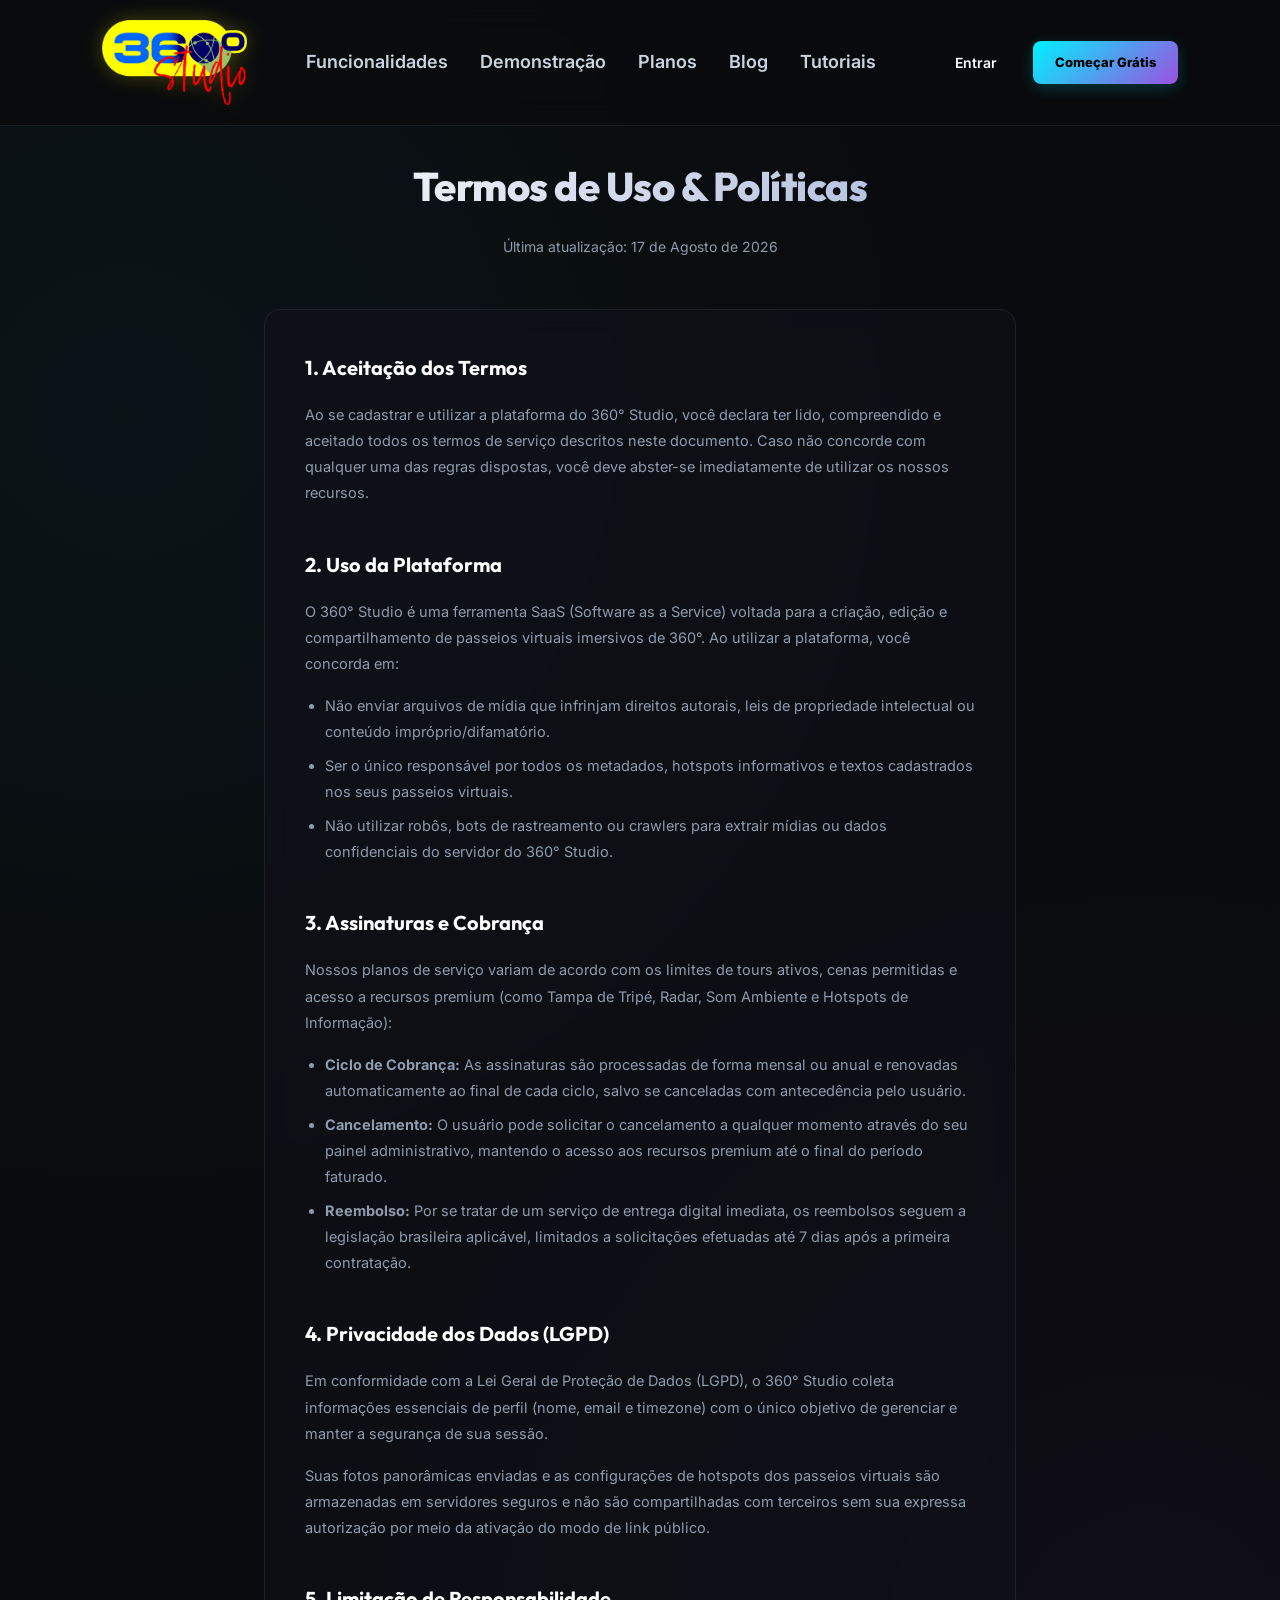
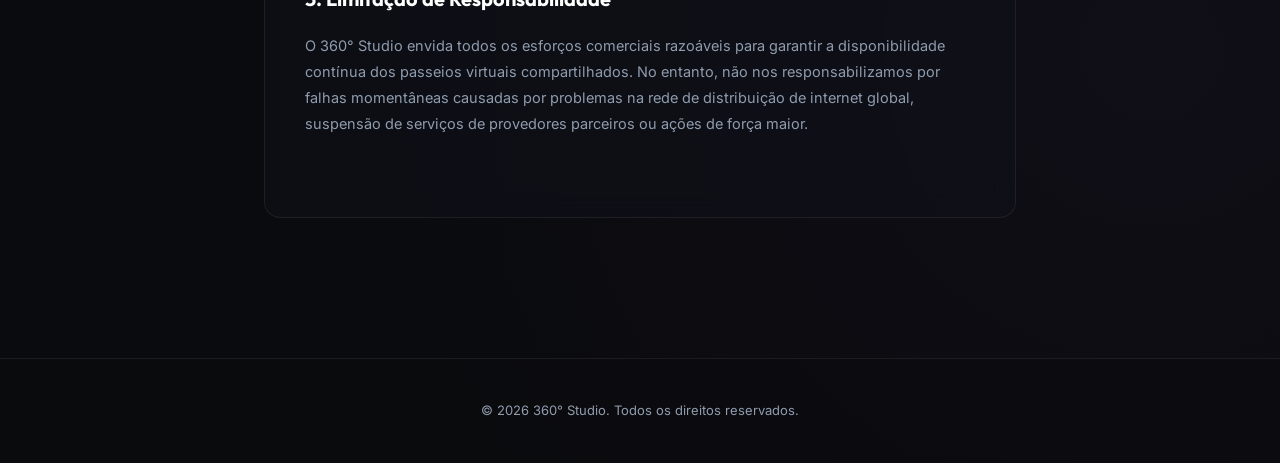
<file: termos.html>
<!DOCTYPE html>
<html lang="pt-BR">
<head>
    <meta charset="UTF-8">
    <meta name="viewport" content="width=device-width, initial-scale=1.0">
    <title>Termos de Uso & Privacidade - 360° Studio</title>
    <!-- Google Fonts -->
    <link rel="preconnect" href="https://fonts.googleapis.com">
    <link rel="preconnect" href="https://fonts.gstatic.com" crossorigin>
    <link href="https://fonts.googleapis.com/css2?family=Inter:wght@300;400;500;600;700&family=Outfit:wght@600;700;800&display=swap" rel="stylesheet">
    <!-- FontAwesome Icons -->
    <link rel="stylesheet" href="https://cdnjs.cloudflare.com/ajax/libs/font-awesome/6.4.0/css/all.min.css">
    <!-- Favicon -->
    <link rel="icon" type="image/png" href="assets/favicon.png">
    <style>
        :root {
            --bg-primary: #0a0b0e;
            --bg-card: rgba(16, 18, 26, 0.65);
            --border-glass: rgba(255, 255, 255, 0.07);
            --text-primary: #f5f6f9;
            --text-secondary: #8f9cae;
            --color-accent: #00f2fe;
            --color-purple: #9b51e0;
        }

        * {
            margin: 0;
            padding: 0;
            box-sizing: border-box;
        }

        body {
            font-family: 'Inter', sans-serif;
            background-color: var(--bg-primary);
            color: var(--text-primary);
            line-height: 1.8;
            overflow-x: hidden;
            background-image: 
                radial-gradient(circle at 10% 20%, rgba(0, 242, 254, 0.04) 0%, transparent 40%),
                radial-gradient(circle at 90% 80%, rgba(155, 81, 224, 0.04) 0%, transparent 40%);
            padding-top: 90px;
        }

        /* Unified Navbar Styles */
        .navbar {
            position: fixed;
            top: 0;
            left: 0;
            right: 0;
            z-index: 100;
            padding: 20px 8%;
            display: flex;
            justify-content: space-between;
            align-items: center;
            background: rgba(10, 11, 14, 0.85);
            backdrop-filter: blur(15px);
            border-bottom: 1px solid var(--border-glass);
            transition: all 0.3s ease;
        }
        .navbar.shrunk {
            max-width: 90%;
            margin: 10px auto;
            left: 5%;
            right: 5%;
            border-radius: 40px;
            padding: 8px 5%;
            background: rgba(8, 9, 12, 0.95);
            box-shadow: 0 10px 30px rgba(0, 0, 0, 0.5);
            border: 1px solid rgba(255, 255, 255, 0.1);
        }
        .nav-links {
            display: flex;
            align-items: center;
            gap: 32px;
            list-style: none;
        }
        .nav-links a {
            color: #cbd5e1;
            text-decoration: none;
            font-size: 18px;
            font-weight: 600;
            transition: all 0.3s ease;
            position: relative;
            padding: 6px 0;
        }
        .nav-links a::after {
            content: '';
            position: absolute;
            bottom: 0;
            left: 0;
            width: 0;
            height: 2px;
            background: linear-gradient(90deg, var(--color-accent), var(--color-purple));
            transition: width 0.3s ease;
        }
        .nav-links a:hover {
            color: #fff;
        }
        .nav-links a:hover::after,
        .nav-links a.active::after {
            width: 100%;
        }
        .navbar a img {
            height: 85px;
            max-height: 85px;
            transition: all 0.3s cubic-bezier(0.4, 0, 0.2, 1);
            filter: drop-shadow(0 0 10px rgba(255, 230, 0, 0.25));
        }
        .navbar.shrunk a img {
            height: 60px;
            max-height: 60px;
        }
        .navbar a:hover img {
            transform: scale(1.06);
            filter: drop-shadow(0 0 15px rgba(255, 230, 0, 0.60)) drop-shadow(0 0 30px rgba(255, 200, 0, 0.30));
        }
        .nav-actions {
            display: flex;
            align-items: center;
            gap: 16px;
        }
        .btn-login {
            color: #fff;
            text-decoration: none;
            font-size: 14px;
            font-weight: 600;
            padding: 10px 20px;
            transition: all 0.3s ease;
        }
        .btn-login:hover {
            color: var(--color-accent);
        }
        .btn-nav-cta {
            background: linear-gradient(135deg, var(--color-accent), var(--color-purple));
            color: #000;
            text-decoration: none;
            font-size: 13px;
            font-weight: 800;
            padding: 10px 22px;
            border-radius: 8px;
            box-shadow: 0 4px 15px rgba(0, 242, 254, 0.2);
            transition: all 0.3s ease;
        }
        .btn-nav-cta:hover {
            box-shadow: 0 6px 20px rgba(0, 242, 254, 0.4);
            transform: translateY(-1px);
        }

        main {
            max-width: 800px;
            margin: 0 auto;
            padding: 60px 24px;
        }

        .terms-header {
            text-align: center;
            margin-bottom: 50px;
        }

        .terms-header h1 {
            font-family: 'Outfit', sans-serif;
            font-size: 40px;
            font-weight: 800;
            margin-bottom: 12px;
            letter-spacing: -0.5px;
            background: linear-gradient(135deg, #fff, #a4b3d6);
            -webkit-background-clip: text;
            -webkit-text-fill-color: transparent;
        }

        .terms-header p {
            font-size: 14px;
            color: var(--text-secondary);
        }

        .terms-content {
            background: var(--bg-card);
            border: 1px solid var(--border-glass);
            border-radius: 16px;
            padding: 40px;
            backdrop-filter: blur(12px);
        }

        .terms-section {
            margin-bottom: 40px;
        }

        .terms-section h2 {
            font-family: 'Outfit', sans-serif;
            font-size: 20px;
            color: #fff;
            margin-bottom: 16px;
            font-weight: 700;
        }

        .terms-section p {
            color: var(--text-secondary);
            font-size: 14.5px;
            margin-bottom: 16px;
        }

        .terms-section ul {
            padding-left: 20px;
            margin-bottom: 16px;
            color: var(--text-secondary);
            font-size: 14.5px;
        }

        .terms-section li {
            margin-bottom: 8px;
        }

        footer {
            text-align: center;
            padding: 40px 24px;
            border-top: 1px solid var(--border-glass);
            color: var(--text-secondary);
            font-size: 13px;
            margin-top: 80px;
            background: rgba(10, 11, 14, 0.4);
        }

        @media (max-width: 768px) {
            .nav-links, .nav-actions { display: none; }
            .terms-content { padding: 24px; }
        }
    </style>
</head>
<body>
    <!-- NAVBAR -->
    <nav class="navbar">
        <a href="home.html" style="text-decoration: none; display: flex; align-items: center;">
            <img src="assets/logo.png" alt="360° Studio" style="display: block; object-fit: contain;">
        </a>
        <ul class="nav-links">
            <li><a href="home.html#features">Funcionalidades</a></li>
            <li><a href="home.html#showcase">Demonstração</a></li>
            <li><a href="home.html#pricing">Planos</a></li>
            <li><a href="blog.html">Blog</a></li>
            <li><a href="tutoriais.html">Tutoriais</a></li>
        </ul>
        <div class="nav-actions">
            <a href="login.html" class="btn-login" id="nav-btn-login">Entrar</a>
            <a href="login.html?register=true" class="btn-nav-cta" id="nav-btn-register">Começar Grátis</a>
        </div>
    </nav>

    <main>
        <section class="terms-header">
            <h1>Termos de Uso & Políticas</h1>
            <p>Última atualização: 17 de Agosto de 2026</p>
        </section>

        <div class="terms-content">
            <div class="terms-section">
                <h2>1. Aceitação dos Termos</h2>
                <p>Ao se cadastrar e utilizar a plataforma do 360° Studio, você declara ter lido, compreendido e aceitado todos os termos de serviço descritos neste documento. Caso não concorde com qualquer uma das regras dispostas, você deve abster-se imediatamente de utilizar os nossos recursos.</p>
            </div>

            <div class="terms-section">
                <h2>2. Uso da Plataforma</h2>
                <p>O 360° Studio é uma ferramenta SaaS (Software as a Service) voltada para a criação, edição e compartilhamento de passeios virtuais imersivos de 360°. Ao utilizar a plataforma, você concorda em:</p>
                <ul>
                    <li>Não enviar arquivos de mídia que infrinjam direitos autorais, leis de propriedade intelectual ou conteúdo impróprio/difamatório.</li>
                    <li>Ser o único responsável por todos os metadados, hotspots informativos e textos cadastrados nos seus passeios virtuais.</li>
                    <li>Não utilizar robôs, bots de rastreamento ou crawlers para extrair mídias ou dados confidenciais do servidor do 360° Studio.</li>
                </ul>
            </div>

            <div class="terms-section">
                <h2>3. Assinaturas e Cobrança</h2>
                <p>Nossos planos de serviço variam de acordo com os limites de tours ativos, cenas permitidas e acesso a recursos premium (como Tampa de Tripé, Radar, Som Ambiente e Hotspots de Informação):</p>
                <ul>
                    <li><strong>Ciclo de Cobrança:</strong> As assinaturas são processadas de forma mensal ou anual e renovadas automaticamente ao final de cada ciclo, salvo se canceladas com antecedência pelo usuário.</li>
                    <li><strong>Cancelamento:</strong> O usuário pode solicitar o cancelamento a qualquer momento através do seu painel administrativo, mantendo o acesso aos recursos premium até o final do período faturado.</li>
                    <li><strong>Reembolso:</strong> Por se tratar de um serviço de entrega digital imediata, os reembolsos seguem a legislação brasileira aplicável, limitados a solicitações efetuadas até 7 dias após a primeira contratação.</li>
                </ul>
            </div>

            <div class="terms-section">
                <h2>4. Privacidade dos Dados (LGPD)</h2>
                <p>Em conformidade com a Lei Geral de Proteção de Dados (LGPD), o 360° Studio coleta informações essenciais de perfil (nome, email e timezone) com o único objetivo de gerenciar e manter a segurança de sua sessão.</p>
                <p>Suas fotos panorâmicas enviadas e as configurações de hotspots dos passeios virtuais são armazenadas em servidores seguros e não são compartilhadas com terceiros sem sua expressa autorização por meio da ativação do modo de link público.</p>
            </div>

            <div class="terms-section">
                <h2>5. Limitação de Responsabilidade</h2>
                <p>O 360° Studio envida todos os esforços comerciais razoáveis para garantir a disponibilidade contínua dos passeios virtuais compartilhados. No entanto, não nos responsabilizamos por falhas momentâneas causadas por problemas na rede de distribuição de internet global, suspensão de serviços de provedores parceiros ou ações de força maior.</p>
            </div>
        </div>
    </main>

    <footer>
        <p>&copy; 2026 360° Studio. Todos os direitos reservados.</p>
    </footer>

    <script>
        document.addEventListener("DOMContentLoaded", async () => {
            // Adicionar listener de rolagem para encolhimento do menu
            window.addEventListener("scroll", () => {
                const navbar = document.querySelector(".navbar");
                if (navbar) {
                    if (window.scrollY > 50) {
                        navbar.classList.add("shrunk");
                    } else {
                        navbar.classList.remove("shrunk");
                    }
                }
            });

            await checkUserSession();
        });

        async function checkUserSession() {
            const isPC = !/Mobi|Android|iPhone|iPad|Windows Phone/i.test(navigator.userAgent);
            if (isPC && !sessionStorage.getItem('session_active')) {
                try {
                    const res = await fetch("api/check_auth.php");
                    const data = await res.json();
                    if (res.ok && data.success) {
                        await fetch("api/logout.php");
                    }
                } catch (e) {}
                return;
            }

            try {
                const res = await fetch("api/check_auth.php");
                const data = await res.json();
                
                const btnLogin = document.getElementById("nav-btn-login");
                const btnRegister = document.getElementById("nav-btn-register");

                if (res.ok && data.success && data.user) {
                    if (btnLogin) {
                        btnLogin.textContent = "Acessar Painel";
                        btnLogin.href = "dashboard.html";
                        btnLogin.style.color = "var(--color-accent)";
                        btnLogin.style.fontWeight = "700";
                    }
                    if (btnRegister) {
                        btnRegister.style.display = "none";
                    }
                }
            } catch (err) {
                console.error("Falha ao checar sessão ativa:", err);
            }
        }
    </script>
</body>
</html>
</file>
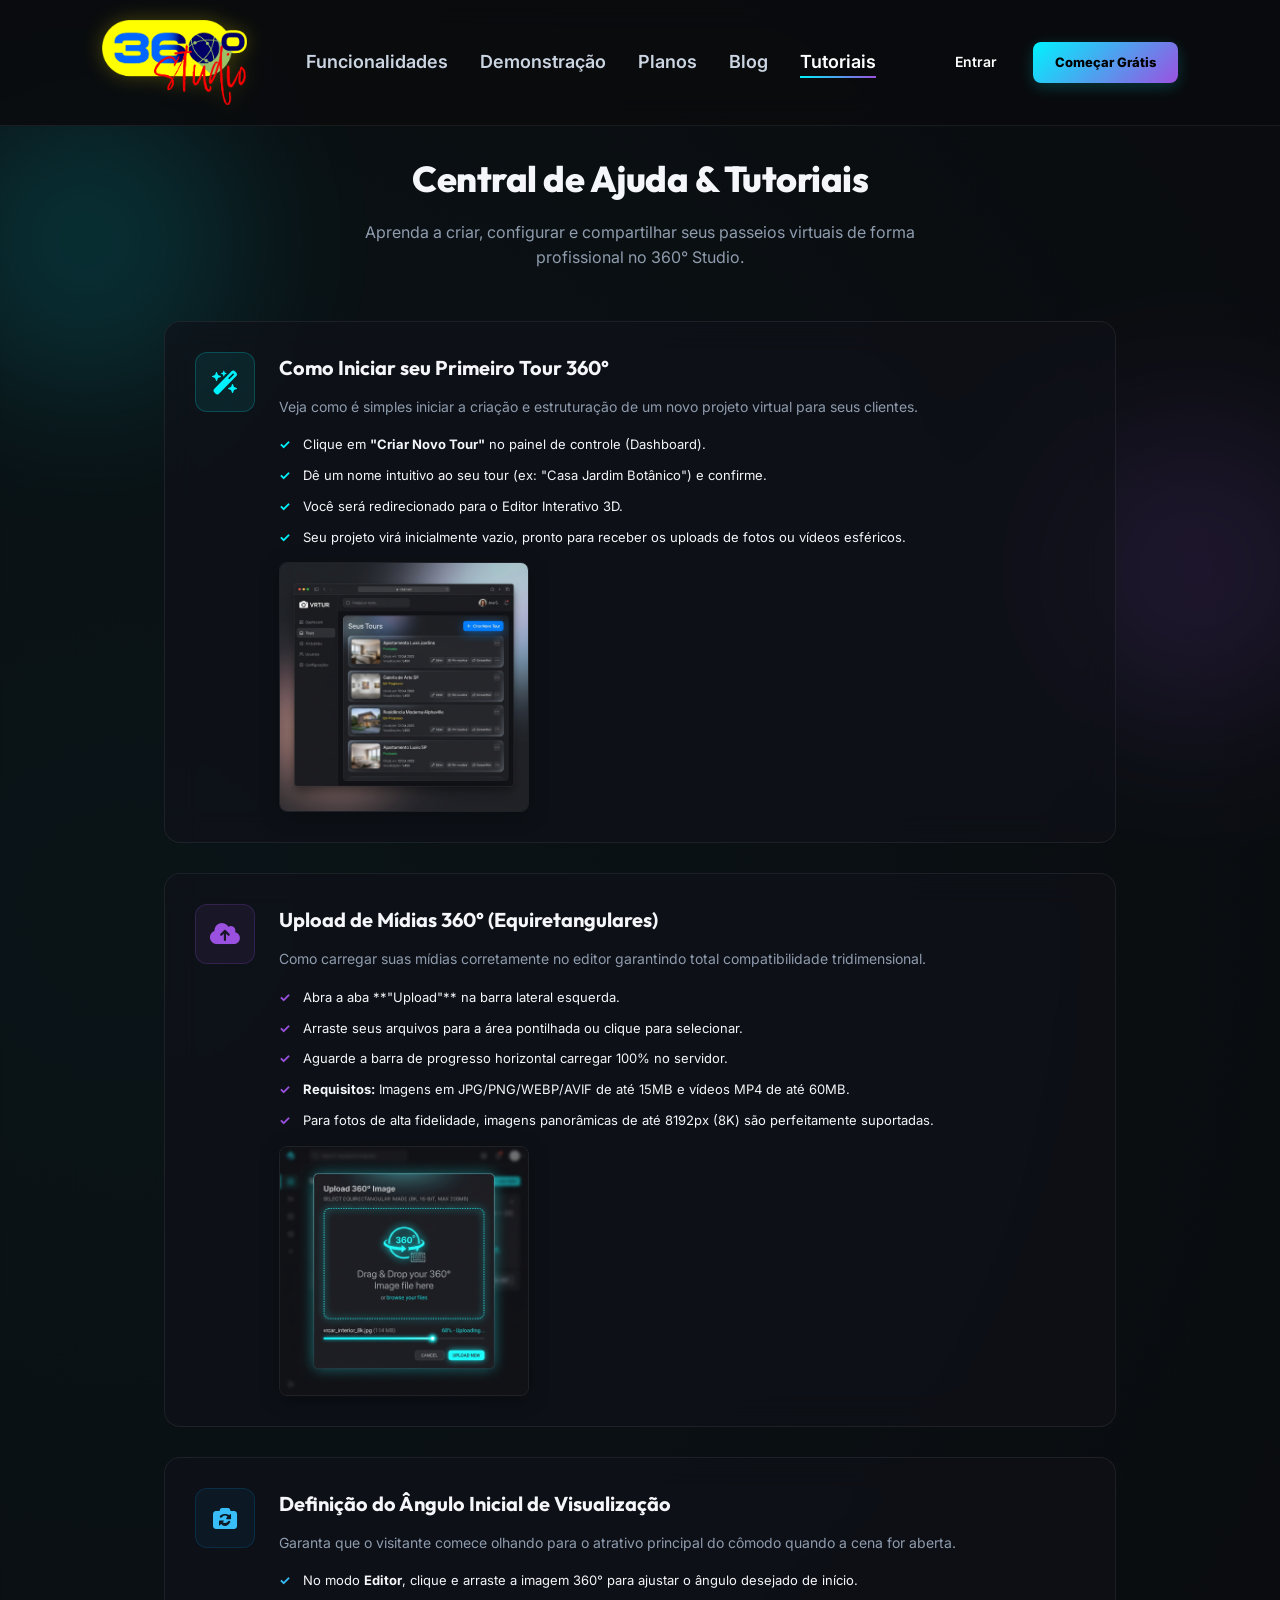
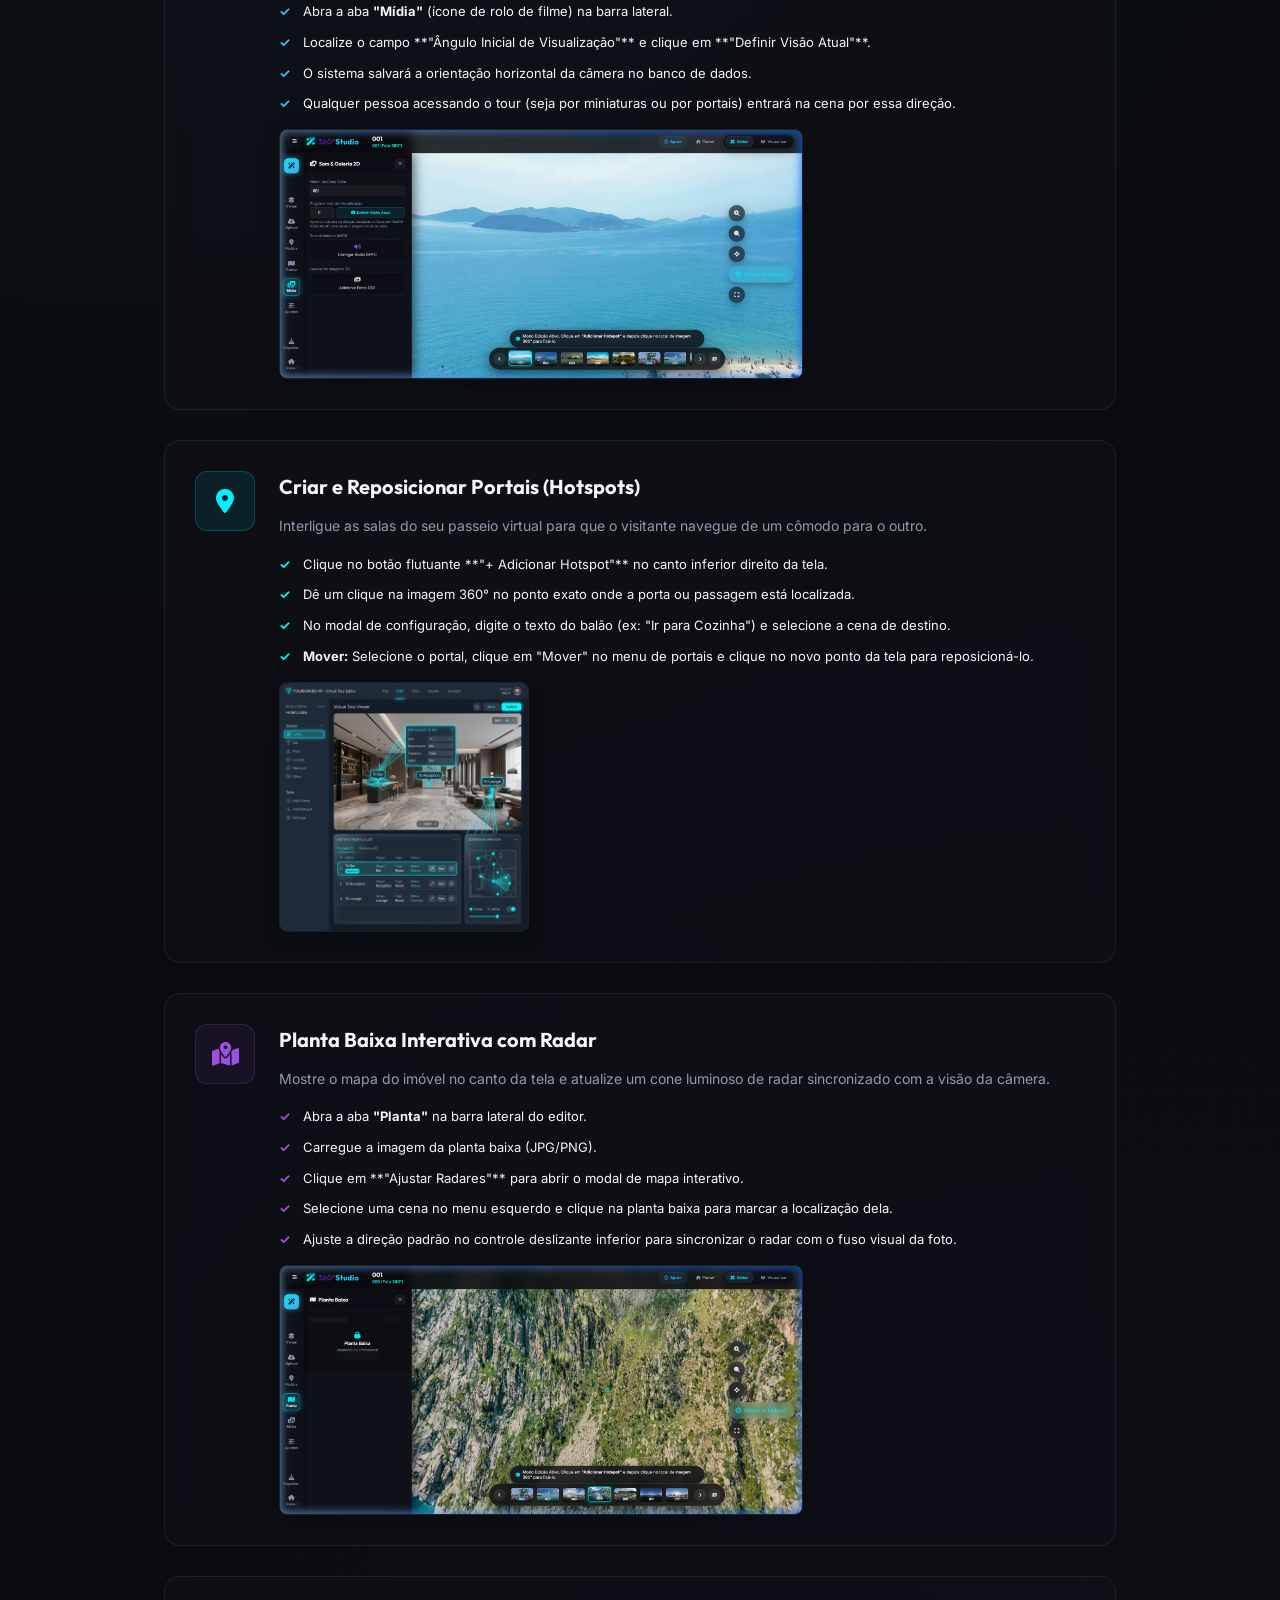
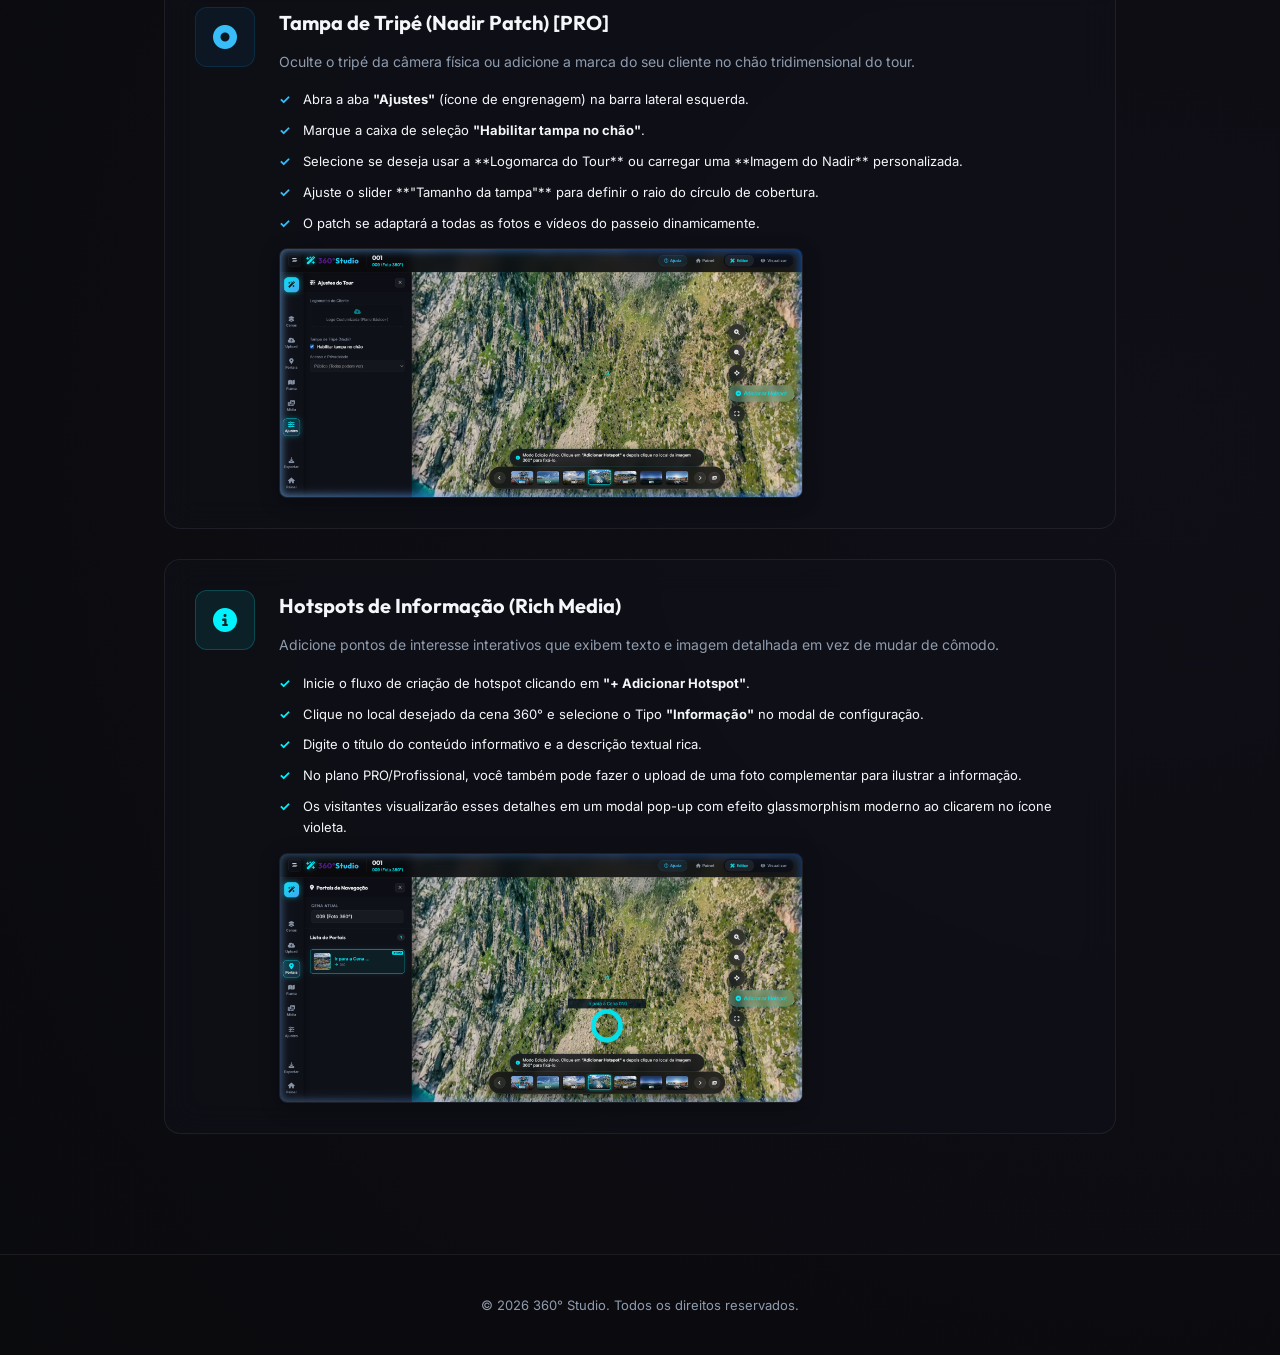
<file: tutoriais.html>
<!DOCTYPE html>
<html lang="pt-BR">
<head>
    <meta charset="UTF-8">
    <meta name="viewport" content="width=device-width, initial-scale=1.0">
    <title>Central de Ajuda & Tutoriais - 360° Studio</title>
    <!-- Google Fonts -->
    <link rel="preconnect" href="https://fonts.googleapis.com">
    <link rel="preconnect" href="https://fonts.gstatic.com" crossorigin>
    <link href="https://fonts.googleapis.com/css2?family=Inter:wght@300;400;500;600;700&family=Outfit:wght@600;700;800&display=swap" rel="stylesheet">
    <!-- FontAwesome Icons -->
    <link rel="stylesheet" href="https://cdnjs.cloudflare.com/ajax/libs/font-awesome/6.4.0/css/all.min.css">
    <!-- Favicon -->
    <link rel="icon" type="image/png" href="assets/favicon.png">
    <style>
        :root {
            --bg-primary: #0a0b0e;
            --bg-card: rgba(16, 18, 26, 0.65);
            --border-glass: rgba(255, 255, 255, 0.07);
            --text-primary: #f5f6f9;
            --text-secondary: #8f9cae;
            --color-accent: #00f2fe;
            --color-accent-hover: #4facfe;
            --color-purple: #9b51e0;
            --color-blue: #0284c7;
        }

        * {
            margin: 0;
            padding: 0;
            box-sizing: border-box;
        }

        body {
            font-family: 'Inter', sans-serif;
            background-color: var(--bg-primary);
            color: var(--text-primary);
            line-height: 1.6;
            overflow-x: hidden;
            background-image: 
                radial-gradient(circle at 10% 20%, rgba(0, 242, 254, 0.04) 0%, transparent 40%),
                radial-gradient(circle at 90% 80%, rgba(155, 81, 224, 0.04) 0%, transparent 40%);
        }

        .decor-glow {
            position: absolute;
            width: 300px;
            height: 300px;
            border-radius: 50%;
            background: filter(blur(80px));
            filter: blur(80px);
            opacity: 0.15;
            pointer-events: none;
            z-index: -1;
        }

        .glow-1 { top: 10%; left: -5%; background: var(--color-accent); }
        .glow-2 { bottom: 20%; right: -5%; background: var(--color-purple); }

        header {
            border-bottom: 1px solid var(--border-glass);
            background: rgba(10, 11, 14, 0.8);
            backdrop-filter: blur(12px);
            position: sticky;
            top: 0;
            z-index: 100;
        }

        .nav-container {
            max-width: 1200px;
            margin: 0 auto;
            padding: 15px 24px;
            display: flex;
            justify-content: space-between;
            align-items: center;
        }

        .logo {
            display: flex;
            align-items: center;
            gap: 10px;
            text-decoration: none;
            color: #fff;
            font-family: 'Outfit', sans-serif;
            font-weight: 800;
            font-size: 22px;
        }

        .logo i {
            color: var(--color-accent);
            text-shadow: 0 0 10px rgba(0, 242, 254, 0.4);
        }

        .logo .highlight {
            background: linear-gradient(135deg, var(--color-accent), var(--color-accent-hover));
            -webkit-background-clip: text;
            -webkit-text-fill-color: transparent;
        }

        .back-btn {
            display: flex;
            align-items: center;
            gap: 8px;
            text-decoration: none;
            color: var(--text-secondary);
            font-size: 13px;
            font-weight: 600;
            transition: all 0.3s;
            padding: 8px 16px;
            border: 1px solid var(--border-glass);
            border-radius: 8px;
            background: rgba(255, 255, 255, 0.02);
        }

        .back-btn:hover {
            color: #fff;
            border-color: rgba(255, 255, 255, 0.2);
            background: rgba(255, 255, 255, 0.05);
        }

        main {
            max-width: 1000px;
            margin: 0 auto;
            padding: 60px 24px;
        }

        .hero {
            text-align: center;
            margin-bottom: 50px;
        }

        .hero h1 {
            font-family: 'Outfit', sans-serif;
            font-size: 36px;
            font-weight: 800;
            margin-bottom: 12px;
            letter-spacing: -0.5px;
        }

        .hero p {
            font-size: 16px;
            color: var(--text-secondary);
            max-width: 600px;
            margin: 0 auto;
        }

        .tutorials-grid {
            display: flex;
            flex-direction: column;
            gap: 30px;
        }

        .tutorial-card {
            background: var(--bg-card);
            border: 1px solid var(--border-glass);
            border-radius: 16px;
            padding: 30px;
            backdrop-filter: blur(16px);
            display: grid;
            grid-template-columns: 60px 1fr;
            gap: 24px;
            transition: all 0.3s;
        }

        .tutorial-card:hover {
            border-color: rgba(0, 242, 254, 0.25);
            box-shadow: 0 10px 30px rgba(0, 0, 0, 0.4), 0 0 20px rgba(0, 242, 254, 0.05);
            transform: translateY(-2px);
        }

        .tutorial-icon {
            width: 60px;
            height: 60px;
            border-radius: 12px;
            background: rgba(0, 242, 254, 0.08);
            border: 1px solid rgba(0, 242, 254, 0.2);
            display: flex;
            align-items: center;
            justify-content: center;
            font-size: 24px;
            color: var(--color-accent);
        }

        .tutorial-card.purple .tutorial-icon {
            background: rgba(155, 81, 224, 0.08);
            border-color: rgba(155, 81, 224, 0.2);
            color: var(--color-purple);
        }

        .tutorial-card.blue .tutorial-icon {
            background: rgba(2, 132, 199, 0.08);
            border-color: rgba(2, 132, 199, 0.2);
            color: #38bdf8;
        }

        .tutorial-content h2 {
            font-family: 'Outfit', sans-serif;
            font-size: 20px;
            font-weight: 700;
            margin-bottom: 12px;
        }

        .tutorial-content p {
            color: var(--text-secondary);
            font-size: 14px;
            margin-bottom: 16px;
            line-height: 1.6;
        }

        .steps-list {
            list-style: none;
            display: flex;
            flex-direction: column;
            gap: 10px;
        }

        .steps-list li {
            font-size: 13px;
            position: relative;
            padding-left: 24px;
            color: var(--text-primary);
        }

        .steps-list li::before {
            content: "✓";
            position: absolute;
            left: 0;
            color: var(--color-accent);
            font-weight: bold;
        }

        .tutorial-card.purple .steps-list li::before {
            color: var(--color-purple);
        }

        .tutorial-card.blue .steps-list li::before {
            color: #38bdf8;
        }

        footer {
            text-align: center;
            padding: 40px 24px;
            border-top: 1px solid var(--border-glass);
            color: var(--text-secondary);
            font-size: 13px;
            margin-top: 60px;
            background: rgba(10, 11, 14, 0.4);
        }

        /* ======================================================================
         * Unified Navbar Styles
         * ====================================================================== */
        body {
            padding-top: 90px;
        }
        .navbar {
            position: fixed;
            top: 0;
            left: 0;
            right: 0;
            z-index: 100;
            padding: 20px 8%;
            display: flex;
            justify-content: space-between;
            align-items: center;
            background: rgba(10, 11, 14, 0.85);
            backdrop-filter: blur(15px);
            border-bottom: 1px solid var(--border-glass);
            transition: all 0.3s ease;
        }
        .navbar.shrunk {
            max-width: 90%;
            margin: 10px auto;
            left: 5%;
            right: 5%;
            border-radius: 40px;
            padding: 8px 5%;
            background: rgba(8, 9, 12, 0.95);
            box-shadow: 0 10px 30px rgba(0, 0, 0, 0.5);
            border: 1px solid rgba(255, 255, 255, 0.1);
        }
        .nav-links {
            display: flex;
            align-items: center;
            gap: 32px;
            list-style: none;
        }
        .nav-links a {
            color: #cbd5e1;
            text-decoration: none;
            font-size: 18px;
            font-weight: 600;
            transition: all 0.3s ease;
            position: relative;
            padding: 6px 0;
        }
        .nav-links a::after {
            content: '';
            position: absolute;
            bottom: 0;
            left: 0;
            width: 0;
            height: 2px;
            background: linear-gradient(90deg, var(--color-accent), var(--color-purple));
            transition: width 0.3s ease;
        }
        .nav-links a:hover,
        .nav-links a.active {
            color: #fff;
        }
        .nav-links a:hover::after,
        .nav-links a.active::after {
            width: 100%;
        }
        .navbar a img {
            height: 85px;
            max-height: 85px;
            transition: all 0.3s cubic-bezier(0.4, 0, 0.2, 1);
            filter: drop-shadow(0 0 10px rgba(255, 230, 0, 0.25));
        }
        .navbar.shrunk a img {
            height: 60px;
            max-height: 60px;
        }
        .navbar a:hover img {
            transform: scale(1.06);
            filter: drop-shadow(0 0 15px rgba(255, 230, 0, 0.60)) drop-shadow(0 0 30px rgba(255, 200, 0, 0.30));
        }
        .nav-actions {
            display: flex;
            align-items: center;
            gap: 16px;
        }
        .btn-login {
            color: #fff;
            text-decoration: none;
            font-size: 14px;
            font-weight: 600;
            padding: 10px 20px;
            transition: all 0.3s ease;
        }
        .btn-login:hover {
            color: var(--color-accent);
        }
        .btn-nav-cta {
            background: linear-gradient(135deg, var(--color-accent), var(--color-purple));
            color: #000;
            text-decoration: none;
            font-size: 13px;
            font-weight: 800;
            padding: 10px 22px;
            border-radius: 8px;
            box-shadow: 0 4px 15px rgba(0, 242, 254, 0.2);
            transition: all 0.3s ease;
        }
        .btn-nav-cta:hover {
            box-shadow: 0 6px 20px rgba(0, 242, 254, 0.4);
            transform: translateY(-1px);
        }
        @media (max-width: 768px) {
            .nav-links, .nav-actions { display: none; }
        }
    </style>
</head>
<body>
    <div class="decor-glow glow-1"></div>
    <div class="decor-glow glow-2"></div>

    <!-- NAVBAR -->
    <nav class="navbar">
        <a href="home.html" style="text-decoration: none; display: flex; align-items: center;">
            <img src="assets/logo.png" alt="360° Studio" style="display: block; object-fit: contain;">
        </a>
        <ul class="nav-links">
            <li><a href="home.html#features">Funcionalidades</a></li>
            <li><a href="home.html#showcase">Demonstração</a></li>
            <li><a href="home.html#pricing">Planos</a></li>
            <li><a href="blog.html">Blog</a></li>
            <li><a href="tutoriais.html" class="active">Tutoriais</a></li>
        </ul>
        <div class="nav-actions">
            <a href="login.html" class="btn-login" id="nav-btn-login">Entrar</a>
            <a href="login.html?register=true" class="btn-nav-cta" id="nav-btn-register">Começar Grátis</a>
        </div>
    </nav>

    <main>
        <section class="hero">
            <h1>Central de Ajuda &amp; Tutoriais</h1>
            <p>Aprenda a criar, configurar e compartilhar seus passeios virtuais de forma profissional no 360° Studio.</p>
        </section>

        <section class="tutorials-grid">
            <!-- TUTORIAL 1 -->
            <div class="tutorial-card">
                <div class="tutorial-icon">
                    <i class="fa-solid fa-wand-magic-sparkles"></i>
                </div>
                <div class="tutorial-content">
                    <h2>Como Iniciar seu Primeiro Tour 360°</h2>
                    <p>Veja como é simples iniciar a criação e estruturação de um novo projeto virtual para seus clientes.</p>
                    <ul class="steps-list">
                        <li>Clique em <strong>"Criar Novo Tour"</strong> no painel de controle (Dashboard).</li>
                        <li>Dê um nome intuitivo ao seu tour (ex: "Casa Jardim Botânico") e confirme.</li>
                        <li>Você será redirecionado para o Editor Interativo 3D.</li>
                        <li>Seu projeto virá inicialmente vazio, pronto para receber os uploads de fotos ou vídeos esféricos.</li>
                    </ul>
                    <img src="assets/create_tour_tutorial.png" alt="Criar Novo Tour" style="margin-top: 15px; max-width: 100%; border-radius: 8px; border: 1px solid var(--border-glass); box-shadow: 0 4px 20px rgba(0,0,0,0.3); display: block; max-height: 250px; object-fit: contain;">
                </div>
            </div>

            <!-- TUTORIAL 2 -->
            <div class="tutorial-card purple">
                <div class="tutorial-icon">
                    <i class="fa-solid fa-cloud-arrow-up"></i>
                </div>
                <div class="tutorial-content">
                    <h2>Upload de Mídias 360° (Equiretangulares)</h2>
                    <p>Como carregar suas mídias corretamente no editor garantindo total compatibilidade tridimensional.</p>
                    <ul class="steps-list">
                        <li>Abra a aba **"Upload"** na barra lateral esquerda.</li>
                        <li>Arraste seus arquivos para a área pontilhada ou clique para selecionar.</li>
                        <li>Aguarde a barra de progresso horizontal carregar 100% no servidor.</li>
                        <li><strong>Requisitos:</strong> Imagens em JPG/PNG/WEBP/AVIF de até 15MB e vídeos MP4 de até 60MB.</li>
                        <li>Para fotos de alta fidelidade, imagens panorâmicas de até 8192px (8K) são perfeitamente suportadas.</li>
                    </ul>
                    <img src="assets/upload_media_tutorial.png" alt="Upload de Mídias" style="margin-top: 15px; max-width: 100%; border-radius: 8px; border: 1px solid var(--border-glass); box-shadow: 0 4px 20px rgba(0,0,0,0.3); display: block; max-height: 250px; object-fit: contain;">
                </div>
            </div>

            <!-- TUTORIAL 3 -->
            <div class="tutorial-card blue">
                <div class="tutorial-icon">
                    <i class="fa-solid fa-camera-rotate"></i>
                </div>
                <div class="tutorial-content">
                    <h2>Definição do Ângulo Inicial de Visualização</h2>
                    <p>Garanta que o visitante comece olhando para o atrativo principal do cômodo quando a cena for aberta.</p>
                    <ul class="steps-list">
                        <li>No modo <strong>Editor</strong>, clique e arraste a imagem 360° para ajustar o ângulo desejado de início.</li>
                        <li>Abra a aba <strong>"Mídia"</strong> (ícone de rolo de filme) na barra lateral.</li>
                        <li>Localize o campo **"Ângulo Inicial de Visualização"** e clique em **"Definir Visão Atual"**.</li>
                        <li>O sistema salvará a orientação horizontal da câmera no banco de dados.</li>
                        <li>Qualquer pessoa acessando o tour (seja por miniaturas ou por portais) entrará na cena por essa direção.</li>
                    </ul>
                    <img src="assets/yaw_setup_real.png" alt="Ângulo Inicial de Visualização" style="margin-top: 15px; max-width: 100%; border-radius: 8px; border: 1px solid var(--border-glass); box-shadow: 0 4px 20px rgba(0,0,0,0.3); display: block; max-height: 250px; object-fit: contain;">
                </div>
            </div>

            <!-- TUTORIAL 4 -->
            <div class="tutorial-card">
                <div class="tutorial-icon">
                    <i class="fa-solid fa-location-dot"></i>
                </div>
                <div class="tutorial-content">
                    <h2>Criar e Reposicionar Portais (Hotspots)</h2>
                    <p>Interligue as salas do seu passeio virtual para que o visitante navegue de um cômodo para o outro.</p>
                    <ul class="steps-list">
                        <li>Clique no botão flutuante **"+ Adicionar Hotspot"** no canto inferior direito da tela.</li>
                        <li>Dê um clique na imagem 360° no ponto exato onde a porta ou passagem está localizada.</li>
                        <li>No modal de configuração, digite o texto do balão (ex: "Ir para Cozinha") e selecione a cena de destino.</li>
                        <li><strong>Mover:</strong> Selecione o portal, clique em "Mover" no menu de portais e clique no novo ponto da tela para reposicioná-lo.</li>
                    </ul>
                    <img src="assets/portals_setup_tutorial.png" alt="Portais e Hotspots" style="margin-top: 15px; max-width: 100%; border-radius: 8px; border: 1px solid var(--border-glass); box-shadow: 0 4px 20px rgba(0,0,0,0.3); display: block; max-height: 250px; object-fit: contain;">
                </div>
            </div>

            <!-- TUTORIAL 5 -->
            <div class="tutorial-card purple">
                <div class="tutorial-icon">
                    <i class="fa-solid fa-map-location-dot"></i>
                </div>
                <div class="tutorial-content">
                    <h2>Planta Baixa Interativa com Radar</h2>
                    <p>Mostre o mapa do imóvel no canto da tela e atualize um cone luminoso de radar sincronizado com a visão da câmera.</p>
                    <ul class="steps-list">
                        <li>Abra a aba <strong>"Planta"</strong> na barra lateral do editor.</li>
                        <li>Carregue a imagem da planta baixa (JPG/PNG).</li>
                        <li>Clique em **"Ajustar Radares"** para abrir o modal de mapa interativo.</li>
                        <li>Selecione uma cena no menu esquerdo e clique na planta baixa para marcar a localização dela.</li>
                        <li>Ajuste a direção padrão no controle deslizante inferior para sincronizar o radar com o fuso visual da foto.</li>
                    </ul>
                    <img src="assets/floorplan_radar_real.png" alt="Planta Baixa com Radar" style="margin-top: 15px; max-width: 100%; border-radius: 8px; border: 1px solid var(--border-glass); box-shadow: 0 4px 20px rgba(0,0,0,0.3); display: block; max-height: 250px; object-fit: contain;">
                </div>
            </div>

            <!-- TUTORIAL 6 -->
            <div class="tutorial-card blue">
                <div class="tutorial-icon">
                    <i class="fa-solid fa-circle-dot"></i>
                </div>
                <div class="tutorial-content">
                    <h2>Tampa de Tripé (Nadir Patch) [PRO]</h2>
                    <p>Oculte o tripé da câmera física ou adicione a marca do seu cliente no chão tridimensional do tour.</p>
                    <ul class="steps-list">
                        <li>Abra a aba <strong>"Ajustes"</strong> (ícone de engrenagem) na barra lateral esquerda.</li>
                        <li>Marque a caixa de seleção <strong>"Habilitar tampa no chão"</strong>.</li>
                        <li>Selecione se deseja usar a **Logomarca do Tour** ou carregar uma **Imagem do Nadir** personalizada.</li>
                        <li>Ajuste o slider **"Tamanho da tampa"** para definir o raio do círculo de cobertura.</li>
                        <li>O patch se adaptará a todas as fotos e vídeos do passeio dinamicamente.</li>
                    </ul>
                    <img src="assets/nadir_setup_real.png" alt="Configuração de Nadir" style="margin-top: 15px; max-width: 100%; border-radius: 8px; border: 1px solid var(--border-glass); box-shadow: 0 4px 20px rgba(0,0,0,0.3); display: block; max-height: 250px; object-fit: contain;">
                </div>
            </div>

            <!-- TUTORIAL 7 -->
            <div class="tutorial-card">
                <div class="tutorial-icon">
                    <i class="fa-solid fa-circle-info"></i>
                </div>
                <div class="tutorial-content">
                    <h2>Hotspots de Informação (Rich Media)</h2>
                    <p>Adicione pontos de interesse interativos que exibem texto e imagem detalhada em vez de mudar de cômodo.</p>
                    <ul class="steps-list">
                        <li>Inicie o fluxo de criação de hotspot clicando em <strong>"+ Adicionar Hotspot"</strong>.</li>
                        <li>Clique no local desejado da cena 360° e selecione o Tipo <strong>"Informação"</strong> no modal de configuração.</li>
                        <li>Digite o título do conteúdo informativo e a descrição textual rica.</li>
                        <li>No plano PRO/Profissional, você também pode fazer o upload de uma foto complementar para ilustrar a informação.</li>
                        <li>Os visitantes visualizarão esses detalhes em um modal pop-up com efeito glassmorphism moderno ao clicarem no ícone violeta.</li>
                    </ul>
                    <img src="assets/info_hotspot_real.png" alt="Modal de Hotspot Informativo" style="margin-top: 15px; max-width: 100%; border-radius: 8px; border: 1px solid var(--border-glass); box-shadow: 0 4px 20px rgba(0,0,0,0.3); display: block; max-height: 250px; object-fit: contain;">
                </div>
            </div>
        </section>
    </main>

    <footer>
        <p>&copy; 2026 360° Studio. Todos os direitos reservados.</p>
    </footer>

    <script>
        document.addEventListener("DOMContentLoaded", async () => {
            // Adicionar listener de rolagem para encolhimento do menu
            window.addEventListener("scroll", () => {
                const navbar = document.querySelector(".navbar");
                if (navbar) {
                    if (window.scrollY > 50) {
                        navbar.classList.add("shrunk");
                    } else {
                        navbar.classList.remove("shrunk");
                    }
                }
            });

            await checkUserSession();
        });

        async function checkUserSession() {
            const isPC = !/Mobi|Android|iPhone|iPad|Windows Phone/i.test(navigator.userAgent);
            if (isPC && !sessionStorage.getItem('session_active')) {
                try {
                    const res = await fetch("api/check_auth.php");
                    const data = await res.json();
                    if (res.ok && data.success) {
                        await fetch("api/logout.php");
                    }
                } catch (e) {}
                return;
            }

            try {
                const res = await fetch("api/check_auth.php");
                const data = await res.json();
                
                const btnLogin = document.getElementById("nav-btn-login");
                const btnRegister = document.getElementById("nav-btn-register");

                if (res.ok && data.success && data.user) {
                    if (btnLogin) {
                        btnLogin.textContent = "Acessar Painel";
                        btnLogin.href = "dashboard.html";
                        btnLogin.style.color = "var(--color-accent)";
                        btnLogin.style.fontWeight = "700";
                    }
                    if (btnRegister) {
                        btnRegister.style.display = "none";
                    }
                }
            } catch (err) {
                console.error("Falha ao checar sessão activa:", err);
            }
        }
    </script>
</body>
</html>
</file>
<file: style.css>
/* --- ESTILOS GLOBAIS & CONFIGURAÇÃO --- */
:root {
    --bg-primary: #0a0b0e;
    --bg-sidebar: #10121a;
    --bg-glass: rgba(16, 18, 26, 0.65);
    --border-glass: rgba(255, 255, 255, 0.07);
    --text-primary: #f5f6f9;
    --text-secondary: #8f9cae;
    --color-accent: #00f2fe;
    --color-accent-hover: #4facfe;
    --color-pink: #ff3366;
    --color-purple: #9b51e0;
    --font-main: 'Inter', sans-serif;
    --font-display: 'Outfit', sans-serif;
    --transition-smooth: all 0.3s cubic-bezier(0.4, 0, 0.2, 1);
    --sidebar-width: 340px;
}

* {
    margin: 0;
    padding: 0;
    box-sizing: border-box;
    scrollbar-width: thin;
    scrollbar-color: rgba(255, 255, 255, 0.1) transparent;
}

/* Custom Scrollbar */
::-webkit-scrollbar {
    width: 6px;
    height: 6px;
}
::-webkit-scrollbar-track {
    background: transparent;
}
::-webkit-scrollbar-thumb {
    background: rgba(255, 255, 255, 0.1);
    border-radius: 10px;
}
::-webkit-scrollbar-thumb:hover {
    background: var(--color-accent);
}

body {
    font-family: var(--font-main);
    background-color: var(--bg-primary);
    color: var(--text-primary);
    overflow: hidden;
    height: 100vh;
    -webkit-font-smoothing: antialiased;
}

/* --- APP LAYOUT --- */
.app-container {
    display: flex;
    width: 100vw;
    height: 100vh;
    position: relative;
}

/* --- SIDEBAR MODULAR (RAIL + EXPANDABLE DRAWER) --- */
.sidebar-modular {
    display: flex;
    height: calc(100vh - 68px);
    margin-top: 68px;
    z-index: 10;
    flex-shrink: 0;
    position: relative;
    border-top: 1px solid var(--border-glass);
}

.preview-mode .sidebar-modular {
    display: none !important;
}

/* 1. ICON RAIL */
.editor-tool-rail {
    width: 68px;
    background-color: var(--bg-sidebar);
    border-right: 1px solid var(--border-glass);
    display: flex;
    flex-direction: column;
    align-items: center;
    justify-content: space-between;
    padding: 14px 0;
    z-index: 12;
    box-shadow: 4px 0 20px rgba(0, 0, 0, 0.4);
    height: 100%;
}

.rail-top, .rail-bottom {
    display: flex;
    flex-direction: column;
    align-items: center;
    gap: 8px;
}

.rail-nav {
    display: flex;
    flex-direction: column;
    align-items: center;
    gap: 10px;
    margin: auto 0;
}

.tool-rail-btn {
    width: 50px;
    height: 52px;
    border-radius: 12px;
    background: transparent;
    border: 1px solid transparent;
    color: var(--text-secondary);
    display: flex;
    flex-direction: column;
    align-items: center;
    justify-content: center;
    gap: 4px;
    cursor: pointer;
    transition: var(--transition-smooth);
    text-decoration: none;
    font-family: var(--font-main);
    padding: 4px 2px;
}

.tool-rail-btn i {
    font-size: 17px;
    transition: transform 0.2s ease;
}

.tool-rail-btn span {
    font-size: 10px;
    font-weight: 600;
    letter-spacing: 0.2px;
}

.tool-rail-btn:hover {
    color: var(--text-primary);
    background: rgba(255, 255, 255, 0.05);
    border-color: rgba(255, 255, 255, 0.08);
}

.tool-rail-btn.active {
    color: #fff;
    background: linear-gradient(135deg, rgba(0, 242, 254, 0.2), rgba(79, 172, 254, 0.2));
    border-color: var(--color-accent);
    box-shadow: 0 0 16px rgba(0, 242, 254, 0.35);
}

.tool-rail-btn.active i {
    color: var(--color-accent);
    transform: scale(1.1);
}

.tool-rail-btn.rail-brand {
    width: 44px;
    height: 44px;
    border-radius: 12px;
    background: linear-gradient(135deg, #00f2fe, #4facfe);
    color: #0a0b0e;
    box-shadow: 0 0 18px rgba(0, 242, 254, 0.5);
    margin-bottom: 8px;
}

.tool-rail-btn.rail-brand i {
    font-size: 18px;
}

.tool-rail-btn.rail-brand:hover {
    transform: scale(1.08) rotate(5deg);
}

/* 2. DRAWER PANEL */
.editor-drawer {
    width: 0;
    max-width: 0;
    height: 100%;
    background-color: var(--bg-sidebar);
    border-right: 1px solid var(--border-glass);
    display: flex;
    flex-direction: column;
    z-index: 11;
    overflow: hidden;
    opacity: 0;
    pointer-events: none;
    box-shadow: 10px 0 30px rgba(0, 0, 0, 0.5);
    transition: width 0.3s cubic-bezier(0.4, 0, 0.2, 1), opacity 0.25s ease;
}

.editor-drawer.open {
    width: 320px;
    max-width: 320px;
    opacity: 1;
    pointer-events: auto;
    overflow: hidden;
}

.drawer-header {
    padding: 16px 20px;
    border-bottom: 1px solid var(--border-glass);
    display: flex;
    align-items: center;
    justify-content: space-between;
    background: rgba(0, 0, 0, 0.15);
    flex-shrink: 0;
}

.drawer-header h3 {
    font-family: var(--font-display);
    font-size: 15px;
    font-weight: 700;
    color: var(--text-primary);
    margin: 0;
    display: flex;
    align-items: center;
    gap: 8px;
}

.drawer-close-btn {
    background: rgba(255, 255, 255, 0.05);
    border: 1px solid var(--border-glass);
    color: var(--text-secondary);
    width: 28px;
    height: 28px;
    border-radius: 6px;
    display: flex;
    align-items: center;
    justify-content: center;
    cursor: pointer;
    transition: var(--transition-smooth);
}

.drawer-close-btn:hover {
    background: rgba(255, 74, 90, 0.15);
    color: #ff4a5a;
    border-color: #ff4a5a;
}

.drawer-content {
    flex: 1 1 auto;
    overflow-y: auto;
    overflow-x: hidden;
    display: flex;
    flex-direction: column;
    height: 100%;
}

.drawer-pane {
    flex: 1;
    display: flex;
    flex-direction: column;
    min-height: min-content;
    animation: fadeInPane 0.25s ease;
}

@keyframes fadeInPane {
    from {
        opacity: 0;
        transform: translateY(6px);
    }
    to {
        opacity: 1;
        transform: translateY(0);
    }
}

.btn-sidebar-toggle-top {
    background: rgba(16, 18, 26, 0.7);
    backdrop-filter: blur(10px);
    border: 1px solid var(--border-glass);
    color: var(--text-primary);
    width: 38px;
    height: 38px;
    border-radius: 10px;
    display: flex;
    align-items: center;
    justify-content: center;
    cursor: pointer;
    transition: var(--transition-smooth);
    font-size: 14px;
}

.btn-sidebar-toggle-top:hover {
    background: rgba(0, 242, 254, 0.15);
    color: var(--color-accent);
    border-color: var(--color-accent);
    box-shadow: 0 0 15px rgba(0, 242, 254, 0.3);
}

.sidebar-header {
    padding: 24px;
    border-bottom: 1px solid var(--border-glass);
}

.logo {
    display: flex;
    align-items: center;
    gap: 12px;
}

.logo-icon {
    font-size: 24px;
    color: var(--color-accent);
    filter: drop-shadow(0 0 8px rgba(0, 242, 254, 0.5));
}

.logo-text {
    font-family: var(--font-display);
    font-weight: 800;
    font-size: 22px;
    letter-spacing: 0.5px;
}

.logo-text .highlight {
    color: var(--color-accent-hover);
    background: linear-gradient(135deg, var(--color-accent), var(--color-accent-hover));
    -webkit-background-clip: text;
    -webkit-text-fill-color: transparent;
}

.subtitle {
    font-size: 11px;
    text-transform: uppercase;
    letter-spacing: 2px;
    color: var(--text-secondary);
    margin-top: 4px;
    font-weight: 600;
}

/* Meta Card */
.tour-meta-card {
    padding: 16px 24px;
    border-bottom: 1px solid var(--border-glass);
}

.meta-field label {
    display: block;
    font-size: 11px;
    text-transform: uppercase;
    letter-spacing: 1px;
    color: var(--text-secondary);
    margin-bottom: 6px;
    font-weight: 600;
}

.meta-field input {
    width: 100%;
    background: rgba(255, 255, 255, 0.04);
    border: 1px solid var(--border-glass);
    border-radius: 8px;
    color: var(--text-primary);
    padding: 10px 14px;
    font-family: var(--font-main);
    font-size: 14px;
    transition: var(--transition-smooth);
}

.meta-field input:focus {
    outline: none;
    border-color: var(--color-accent);
    box-shadow: 0 0 10px rgba(0, 242, 254, 0.15);
    background: rgba(255, 255, 255, 0.08);
}

/* Upload Area */
.upload-section {
    padding: 20px 24px;
    border-bottom: 1px solid var(--border-glass);
}

.upload-section h3, .scenes-section h3 {
    font-family: var(--font-display);
    font-size: 14px;
    font-weight: 600;
    letter-spacing: 0.5px;
    margin-bottom: 12px;
}

.drag-drop-zone {
    border: 2px dashed rgba(255, 255, 255, 0.15);
    border-radius: 12px;
    padding: 24px 16px;
    text-align: center;
    cursor: pointer;
    background: rgba(255, 255, 255, 0.02);
    transition: var(--transition-smooth);
    display: flex;
    flex-direction: column;
    align-items: center;
    gap: 8px;
}

.drag-drop-zone:hover, .drag-drop-zone.dragover {
    border-color: var(--color-accent);
    background: rgba(0, 242, 254, 0.03);
    box-shadow: inset 0 0 12px rgba(0, 242, 254, 0.05);
}

.upload-icon {
    font-size: 28px;
    color: var(--text-secondary);
    transition: var(--transition-smooth);
}

.drag-drop-zone:hover .upload-icon {
    color: var(--color-accent);
    transform: translateY(-4px);
}

.upload-text {
    font-size: 12px;
    font-weight: 500;
    color: var(--text-primary);
}

.file-info {
    font-size: 10px;
    color: var(--text-secondary);
}

/* Scenes List */
.scenes-section {
    flex-grow: 1;
    padding: 24px;
    display: flex;
    flex-direction: column;
}

.section-title-row {
    display: flex;
    justify-content: space-between;
    align-items: center;
    margin-bottom: 16px;
}

.section-title-row h3 {
    margin-bottom: 0;
}

.badge {
    background: rgba(255, 255, 255, 0.08);
    border: 1px solid var(--border-glass);
    padding: 2px 8px;
    border-radius: 20px;
    font-size: 11px;
    font-weight: 600;
    color: var(--color-accent);
}

.scenes-list {
    display: flex;
    flex-direction: column;
    gap: 10px;
}

.scene-card {
    display: flex;
    align-items: center;
    gap: 12px;
    background: rgba(255, 255, 255, 0.03);
    border: 1px solid var(--border-glass);
    border-radius: 10px;
    padding: 10px;
    cursor: pointer;
    transition: var(--transition-smooth);
    position: relative;
    overflow: hidden;
}

.scene-card:hover {
    border-color: rgba(255, 255, 255, 0.15);
    background: rgba(255, 255, 255, 0.06);
    transform: translateX(2px);
}

.scene-card.active {
    background: rgba(0, 242, 254, 0.06);
    border-color: var(--color-accent);
    box-shadow: 0 0 15px rgba(0, 242, 254, 0.1);
}

.scene-thumb {
    width: 50px;
    height: 50px;
    border-radius: 6px;
    background: #1a1c24;
    display: flex;
    align-items: center;
    justify-content: center;
    color: var(--text-secondary);
    border: 1px solid var(--border-glass);
    flex-shrink: 0;
    overflow: hidden;
    position: relative;
}

.scene-thumb img {
    width: 100%;
    height: 100%;
    object-fit: cover;
}

.scene-card.active .scene-thumb {
    border-color: var(--color-accent);
    color: var(--color-accent);
}

.scene-info {
    flex-grow: 1;
    min-width: 0;
}

.scene-title {
    font-size: 13px;
    font-weight: 600;
    color: var(--text-primary);
    white-space: nowrap;
    overflow: hidden;
    text-overflow: ellipsis;
}

.scene-meta {
    font-size: 10px;
    color: var(--text-secondary);
    display: flex;
    align-items: center;
    gap: 6px;
    margin-top: 4px;
}

.scene-meta i {
    font-size: 10px;
}

.scene-card.active .scene-title {
    color: var(--color-accent);
}

.scene-actions {
    display: flex;
    gap: 4px;
    opacity: 0;
    transition: var(--transition-smooth);
}

.scene-card:hover .scene-actions {
    opacity: 1;
}

.action-icon-btn {
    background: transparent;
    border: none;
    color: var(--text-secondary);
    cursor: pointer;
    width: 24px;
    height: 24px;
    border-radius: 4px;
    display: flex;
    align-items: center;
    justify-content: center;
    transition: var(--transition-smooth);
}

.action-icon-btn:hover {
    color: var(--text-primary);
    background: rgba(255, 255, 255, 0.1);
}

.action-icon-btn.btn-delete:hover {
    color: var(--color-pink);
    background: rgba(255, 51, 102, 0.1);
}

.badge-start-scene {
    position: absolute;
    top: 4px;
    right: 4px;
    font-size: 8px;
    background: var(--color-accent);
    color: #000;
    padding: 1px 4px;
    border-radius: 4px;
    font-weight: 700;
    text-transform: uppercase;
}

.sidebar-footer {
    padding: 20px 24px;
    border-top: 1px solid var(--border-glass);
}

/* --- BUTTONS --- */
.btn {
    width: 100%;
    padding: 12px 18px;
    border-radius: 8px;
    font-family: var(--font-main);
    font-size: 13px;
    font-weight: 600;
    cursor: pointer;
    transition: var(--transition-smooth);
    display: flex;
    align-items: center;
    justify-content: center;
    gap: 8px;
    border: none;
}

.btn-primary {
    background: linear-gradient(135deg, var(--color-accent), var(--color-accent-hover));
    color: #06070a;
    box-shadow: 0 4px 15px rgba(0, 242, 254, 0.2);
}

.btn-primary:hover {
    transform: translateY(-1px);
    box-shadow: 0 6px 20px rgba(0, 242, 254, 0.35);
}

.btn-secondary {
    background: rgba(255, 255, 255, 0.05);
    border: 1px solid var(--border-glass);
    color: var(--text-primary);
}

.btn-secondary:hover {
    background: rgba(255, 255, 255, 0.1);
    border-color: rgba(255, 255, 255, 0.2);
}

/* --- MAIN VIEWER CONTAINER --- */
.viewer-container {
    flex-grow: 1;
    height: 100%;
    position: relative;
    display: flex;
    flex-direction: column;
    overflow: hidden;
}

/* Top Bar */
.top-bar {
    position: fixed;
    top: 0;
    left: 0;
    right: 0;
    height: 68px;
    padding: 0 24px;
    background: rgba(10, 11, 14, 0.85);
    backdrop-filter: blur(16px);
    -webkit-backdrop-filter: blur(16px);
    border-bottom: 1px solid var(--border-glass);
    display: flex;
    justify-content: space-between;
    align-items: center;
    z-index: 25;
    pointer-events: auto;
}

.tour-info h1 {
    font-family: var(--font-display);
    font-size: 18px;
    font-weight: 700;
}

.tour-info p {
    font-size: 12px;
    color: var(--color-accent);
    margin-top: 2px;
    font-weight: 500;
}

/* Mode Selector */
.mode-selector {
    background: var(--bg-glass);
    backdrop-filter: blur(12px);
    border: 1px solid var(--border-glass);
    padding: 4px;
    border-radius: 30px;
    display: flex;
    gap: 4px;
    box-shadow: 0 8px 32px rgba(0, 0, 0, 0.3);
}

.mode-btn {
    background: transparent;
    border: none;
    color: var(--text-secondary);
    padding: 8px 16px;
    border-radius: 20px;
    font-family: var(--font-main);
    font-size: 12px;
    font-weight: 600;
    cursor: pointer;
    transition: var(--transition-smooth);
    display: flex;
    align-items: center;
    gap: 6px;
}

.mode-btn:hover {
    color: var(--text-primary);
}

.mode-btn.active {
    background: rgba(255, 255, 255, 0.08);
    color: var(--color-accent);
    border: 1px solid rgba(255, 255, 255, 0.05);
}

/* Canvas / A-Frame Scene */
.canvas-wrapper {
    flex-grow: 1;
    position: relative;
    width: 100%;
    height: 100%;
    background-color: #000;
}

a-scene {
    width: 100% !important;
    height: 100% !important;
    position: absolute !important;
    top: 0;
    left: 0;
}

.a-enter-vr {
    display: none !important; /* Esconde o botão VR nativo do A-Frame para controlarmos nós mesmos */
}

/* Editor Hint Overlay */
.editor-hint {
    position: absolute;
    bottom: 90px;
    left: 50%;
    transform: translateX(-50%);
    background: rgba(16, 18, 26, 0.85);
    backdrop-filter: blur(10px);
    border: 1px solid rgba(0, 242, 254, 0.25);
    padding: 10px 18px;
    border-radius: 30px;
    display: flex;
    align-items: center;
    gap: 8px;
    font-size: 12px;
    color: var(--text-primary);
    box-shadow: 0 8px 32px rgba(0, 0, 0, 0.4);
    z-index: 5;
    pointer-events: none;
    transition: var(--transition-smooth);
}

.editor-hint i {
    color: var(--color-accent);
}

/* --- OVERLAY CONTROLS (ZOOM, FULLSCREEN, ETC) --- */
.viewer-overlay-controls {
    position: absolute;
    right: 24px;
    top: 50%;
    transform: translateY(-50%);
    display: flex;
    flex-direction: column;
    align-items: flex-end;
    gap: 12px;
    z-index: 5;
}

.ctrl-btn {
    width: 48px;
    height: 48px;
    border-radius: 50%;
    background: var(--bg-glass);
    backdrop-filter: blur(12px);
    border: 1px solid var(--border-glass);
    color: var(--text-primary);
    display: flex;
    align-items: center;
    justify-content: center;
    cursor: pointer;
    font-size: 16px;
    box-shadow: 0 8px 24px rgba(0, 0, 0, 0.3);
    transition: var(--transition-smooth);
}

.ctrl-btn:hover {
    color: var(--color-accent);
    border-color: rgba(0, 242, 254, 0.3);
    transform: scale(1.08);
    box-shadow: 0 0 15px rgba(0, 242, 254, 0.2);
}

.ctrl-btn:active {
    transform: scale(0.95);
}

.ctrl-btn.btn-accent {
    width: 200px;
    height: 46px;
    border-radius: 23px;
    padding: 0 16px;
    gap: 8px;
    display: inline-flex;
    align-items: center;
    justify-content: center;
    white-space: nowrap;
    background: rgba(0, 242, 254, 0.12);
    border: 1px solid rgba(0, 242, 254, 0.4);
    color: var(--color-accent);
    font-size: 13px;
    font-weight: 600;
    font-family: inherit;
    box-shadow: 0 4px 16px rgba(0, 0, 0, 0.35);
    backdrop-filter: blur(12px);
    -webkit-backdrop-filter: blur(12px);
    transition: var(--transition-smooth);
}

.ctrl-btn.btn-accent i {
    font-size: 14px;
}

.ctrl-btn.btn-accent:hover {
    background: var(--color-accent);
    color: #040914;
    border-color: var(--color-accent);
    box-shadow: 0 0 22px rgba(0, 242, 254, 0.5);
    transform: scale(1.03);
}

.ctrl-btn.btn-accent:active {
    transform: scale(0.97);
}

.ctrl-btn.btn-accent.active {
    background: var(--color-pink);
    color: #fff;
    border-color: var(--color-pink);
    box-shadow: 0 0 20px rgba(255, 51, 102, 0.4);
}

@media (max-width: 600px) {
    .ctrl-btn.btn-accent {
        width: 175px;
        height: 42px;
        font-size: 11.5px;
        padding: 0 10px;
        gap: 6px;
    }
}

.animate-pulse {
    animation: pulse 2s infinite;
}

@keyframes pulse {
    0% {
        opacity: 1;
        transform: scale(1);
    }
    50% {
        opacity: 0.6;
        transform: scale(1.1);
    }
    100% {
        opacity: 1;
        transform: scale(1);
    }
}

/* --- VÍDEO CONTROLS BAR --- */
.video-controls-bar {
    position: absolute;
    bottom: 24px;
    left: 24px;
    right: 24px;
    background: var(--bg-glass);
    backdrop-filter: blur(16px);
    border: 1px solid var(--border-glass);
    border-radius: 16px;
    padding: 14px 20px;
    display: flex;
    align-items: center;
    gap: 16px;
    z-index: 5;
    box-shadow: 0 10px 30px rgba(0, 0, 0, 0.4);
    transition: var(--transition-smooth);
}

.video-btn {
    background: transparent;
    border: none;
    color: var(--text-primary);
    font-size: 16px;
    cursor: pointer;
    transition: var(--transition-smooth);
    width: 32px;
    height: 32px;
    display: flex;
    align-items: center;
    justify-content: center;
    border-radius: 50%;
}

.video-btn:hover {
    color: var(--color-accent);
    background: rgba(255, 255, 255, 0.05);
}

.time-display {
    font-size: 11px;
    font-family: var(--font-main);
    color: var(--text-secondary);
    min-width: 80px;
    font-weight: 500;
}

.progress-bar-container {
    flex-grow: 1;
    height: 6px;
    background: rgba(255, 255, 255, 0.1);
    border-radius: 3px;
    cursor: pointer;
    position: relative;
    transition: var(--transition-smooth);
}

.progress-bar-container:hover {
    height: 8px;
}

.progress-bar {
    height: 100%;
    background: linear-gradient(90deg, var(--color-accent), var(--color-accent-hover));
    border-radius: 3px;
    width: 0%;
    position: relative;
}

.progress-bar::after {
    content: '';
    position: absolute;
    right: -4px;
    top: 50%;
    transform: translateY(-50%);
    width: 10px;
    height: 10px;
    border-radius: 50%;
    background: #fff;
    opacity: 0;
    transition: var(--transition-smooth);
}

.progress-bar-container:hover .progress-bar::after {
    opacity: 1;
}

.volume-container {
    display: flex;
    align-items: center;
    gap: 8px;
}

.volume-slider {
    width: 70px;
    height: 4px;
    background: rgba(255, 255, 255, 0.1);
    border-radius: 2px;
    -webkit-appearance: none;
    outline: none;
    cursor: pointer;
}

.volume-slider::-webkit-slider-thumb {
    -webkit-appearance: none;
    width: 10px;
    height: 10px;
    border-radius: 50%;
    background: var(--color-accent);
}

/* --- MODAL DIALOG --- */
.modal-overlay {
    position: fixed;
    top: 0;
    left: 0;
    right: 0;
    bottom: 0;
    background: rgba(6, 7, 10, 0.8);
    backdrop-filter: blur(8px);
    display: flex;
    align-items: center;
    justify-content: center;
    z-index: 100;
    opacity: 0;
    pointer-events: none;
    transition: var(--transition-smooth);
}

.modal-overlay.active {
    opacity: 1;
    pointer-events: auto;
}

.modal-card {
    background: rgba(16, 18, 26, 0.85);
    border: 1px solid var(--border-glass);
    border-radius: 16px;
    width: 100%;
    max-width: 440px;
    box-shadow: 0 20px 50px rgba(0, 0, 0, 0.6);
    transform: scale(0.95);
    transition: var(--transition-smooth);
}

.modal-overlay.active .modal-card {
    transform: scale(1);
}

.modal-header {
    padding: 20px 24px;
    border-bottom: 1px solid var(--border-glass);
    display: flex;
    justify-content: space-between;
    align-items: center;
}

.modal-header h2 {
    font-family: var(--font-display);
    font-size: 16px;
    font-weight: 700;
    display: flex;
    align-items: center;
    gap: 8px;
}

.modal-header h2 i {
    color: var(--color-accent);
}

.close-btn {
    background: transparent;
    border: none;
    color: var(--text-secondary);
    font-size: 24px;
    cursor: pointer;
    transition: var(--transition-smooth);
}

.close-btn:hover {
    color: var(--text-primary);
}

.modal-body {
    padding: 24px;
}

.form-group {
    margin-bottom: 20px;
}

.form-group label {
    display: block;
    font-size: 11px;
    text-transform: uppercase;
    letter-spacing: 1px;
    color: var(--text-secondary);
    margin-bottom: 8px;
    font-weight: 600;
}

.form-group input, .form-group select {
    width: 100%;
    background: rgba(255, 255, 255, 0.04);
    border: 1px solid var(--border-glass);
    border-radius: 8px;
    color: var(--text-primary);
    padding: 12px 14px;
    font-family: var(--font-main);
    font-size: 14px;
    transition: var(--transition-smooth);
}

.form-group input:focus, .form-group select:focus {
    outline: none;
    border-color: var(--color-accent);
    box-shadow: 0 0 10px rgba(0, 242, 254, 0.15);
}

.form-group select option {
    background-color: var(--bg-sidebar);
    color: var(--text-primary);
}

.modal-actions {
    display: flex;
    gap: 12px;
    justify-content: flex-end;
    margin-top: 10px;
}

.modal-actions .btn {
    width: auto;
    padding: 10px 20px;
}

/* --- TOAST NOTIFICATIONS --- */
.toast-container {
    position: fixed;
    top: 24px;
    right: 24px;
    display: flex;
    flex-direction: column;
    gap: 10px;
    z-index: 1000;
    pointer-events: none;
}

.toast {
    background: rgba(16, 18, 26, 0.9);
    backdrop-filter: blur(10px);
    border-left: 4px solid var(--color-accent);
    border-top: 1px solid var(--border-glass);
    border-right: 1px solid var(--border-glass);
    border-bottom: 1px solid var(--border-glass);
    border-radius: 4px 8px 8px 4px;
    padding: 14px 20px;
    color: var(--text-primary);
    font-size: 13px;
    font-weight: 500;
    box-shadow: 0 8px 24px rgba(0, 0, 0, 0.3);
    pointer-events: auto;
    transform: translateX(120%);
    transition: all 0.4s cubic-bezier(0.175, 0.885, 0.32, 1.275);
    display: flex;
    align-items: center;
    gap: 10px;
}

.toast.show {
    transform: translateX(0);
}

.toast i {
    font-size: 16px;
}

.toast-success { border-left-color: #00e676; }
.toast-success i { color: #00e676; }
.toast-error { border-left-color: var(--color-pink); }
.toast-error i { color: var(--color-pink); }
.toast-info { border-left-color: var(--color-accent); }
.toast-info i { color: var(--color-accent); }

/* --- UPLOAD PROGRESS BAR --- */
.upload-progress-container {
    background: rgba(255, 255, 255, 0.03);
    border: 1px solid var(--border-glass);
    border-radius: 8px;
    padding: 10px 12px;
}

.upload-progress-info {
    display: flex;
    justify-content: space-between;
    font-size: 11px;
    color: var(--text-secondary);
    margin-bottom: 6px;
}

#upload-filename {
    white-space: nowrap;
    overflow: hidden;
    text-overflow: ellipsis;
    max-width: 75%;
}

#upload-percentage {
    color: var(--color-accent);
    font-weight: 600;
}

.upload-progress-bar-bg {
    width: 100%;
    height: 4px;
    background: rgba(255, 255, 255, 0.1);
    border-radius: 2px;
    overflow: hidden;
}

.upload-progress-bar {
    height: 100%;
    background: linear-gradient(90deg, var(--color-accent), var(--color-accent-hover));
    width: 0%;
    transition: width 0.1s ease-out;
}


/* --- RESPONSIVIDADE --- */
@media (max-width: 900px) {
    .app-container {
        flex-direction: column;
    }
    
    .sidebar {
        width: 100%;
        height: auto;
        max-height: 40vh;
        border-right: none;
        border-bottom: 1px solid var(--border-glass);
    }
    
    .viewer-container {
        flex-grow: 1;
        height: 60vh;
    }
    
    .viewer-overlay-controls {
        right: 16px;
    }
}

/* --- PLANTA BAIXA WIDGET & EDITOR --- */
.floorplan-section {
    padding: 20px 24px;
    border-bottom: 1px solid var(--border-glass);
    display: flex;
    flex-direction: column;
}

.floorplan-upload-zone {
    border: 2px dashed rgba(255, 255, 255, 0.15);
    border-radius: 10px;
    padding: 20px 16px;
    text-align: center;
    cursor: pointer;
    background: rgba(255, 255, 255, 0.01);
    transition: var(--transition-smooth);
    display: flex;
    flex-direction: column;
    align-items: center;
}

.floorplan-upload-zone:hover {
    border-color: var(--color-purple);
    background: rgba(155, 81, 224, 0.04);
}

/* Floor Plan Widget (Visitor) */
.floorplan-widget {
    position: absolute;
    bottom: 96px;
    left: 24px;
    z-index: 10;
    display: flex;
    flex-direction: column;
    align-items: flex-start;
    gap: 8px;
}

.floorplan-widget-toggle {
    width: 48px;
    height: 48px;
    border-radius: 50%;
    background: var(--bg-glass);
    backdrop-filter: blur(12px);
    border: 1px solid var(--border-glass);
    color: var(--text-primary);
    display: flex;
    align-items: center;
    justify-content: center;
    cursor: pointer;
    font-size: 16px;
    box-shadow: 0 8px 24px rgba(0, 0, 0, 0.3);
    transition: var(--transition-smooth);
}

.floorplan-widget-toggle:hover {
    color: var(--color-accent);
    border-color: rgba(0, 242, 254, 0.3);
    transform: scale(1.05);
}

.floorplan-widget-card {
    background: var(--bg-glass);
    backdrop-filter: blur(16px);
    border: 1px solid var(--border-glass);
    border-radius: 12px;
    width: 260px;
    box-shadow: 0 12px 40px rgba(0, 0, 0, 0.5);
    overflow: hidden;
    display: flex;
    flex-direction: column;
    animation: fadeIn 0.3s ease-out;
}

.floorplan-widget-header {
    padding: 10px 14px;
    border-bottom: 1px solid var(--border-glass);
    display: flex;
    justify-content: space-between;
    align-items: center;
}

.floorplan-widget-header h4 {
    font-family: var(--font-display);
    font-size: 12px;
    font-weight: 700;
    display: flex;
    align-items: center;
    gap: 6px;
}

.floorplan-widget-header h4 i {
    color: var(--color-accent);
}

.floorplan-widget-close {
    background: transparent;
    border: none;
    color: var(--text-secondary);
    font-size: 16px;
    cursor: pointer;
    line-height: 1;
}

.floorplan-widget-close:hover {
    color: var(--text-primary);
}

.floorplan-widget-body {
    padding: 12px;
}

.floorplan-widget-map-wrapper {
    position: relative;
    width: 100%;
    aspect-ratio: 4/3;
    background: rgba(0, 0, 0, 0.2);
    border-radius: 6px;
    overflow: hidden;
    display: flex;
    align-items: center;
    justify-content: center;
}

.floorplan-widget-map-wrapper img {
    max-width: 100%;
    max-height: 100%;
    object-fit: contain;
}

/* Pins/Radares no mapa */
.radar-pin {
    position: absolute;
    width: 12px;
    height: 12px;
    background-color: var(--text-secondary);
    border: 2px solid #fff;
    border-radius: 50%;
    cursor: pointer;
    transform: translate(-50%, -50%);
    box-shadow: 0 2px 6px rgba(0,0,0,0.5);
    transition: var(--transition-smooth);
    pointer-events: auto;
}

.radar-pin:hover {
    background-color: var(--color-accent);
    transform: translate(-50%, -50%) scale(1.3);
    box-shadow: 0 0 10px var(--color-accent);
}

.radar-pin.active {
    background-color: var(--color-accent);
    border-color: #000;
    width: 14px;
    height: 14px;
    z-index: 10;
    box-shadow: 0 0 12px rgba(0, 242, 254, 0.8);
}

/* Conic gradient radar beam wedge */
.radar-beam {
    position: absolute;
    width: 70px;
    height: 70px;
    left: 50%;
    top: 50%;
    margin-left: -35px;
    margin-top: -35px;
    background: conic-gradient(from -30deg, rgba(0, 242, 254, 0.35) 0deg, rgba(0, 242, 254, 0.35) 60deg, transparent 60deg);
    border-radius: 50%;
    transform-origin: center center;
    pointer-events: none;
    z-index: -1;
    transform: rotate(0deg);
    transition: transform 0.05s linear; /* extremely responsive and smooth */
}

/* Pin styles in the Editor Map */
.editor-pin {
    position: absolute;
    width: 16px;
    height: 16px;
    background-color: rgba(255,255,255,0.8);
    border: 2px solid var(--bg-primary);
    border-radius: 50%;
    transform: translate(-50%, -50%);
    box-shadow: 0 2px 8px rgba(0,0,0,0.6);
    pointer-events: auto;
    cursor: grab;
    transition: background-color 0.2s;
    display: flex;
    align-items: center;
    justify-content: center;
}

.editor-pin.active {
    background-color: var(--color-accent);
    border-color: #000;
    width: 18px;
    height: 18px;
    box-shadow: 0 0 12px var(--color-accent);
    z-index: 10;
}

.editor-pin::after {
    content: '';
    display: block;
    width: 4px;
    height: 4px;
    background: #000;
    border-radius: 50%;
}

.editor-pin:hover {
    background-color: #fff;
    transform: translate(-50%, -50%) scale(1.1);
}

/* Mini radar beam inside editor */
.editor-radar-beam {
    position: absolute;
    width: 60px;
    height: 60px;
    left: 50%;
    top: 50%;
    margin-left: -30px;
    margin-top: -30px;
    background: conic-gradient(from -30deg, rgba(0, 242, 254, 0.25) 0deg, rgba(0, 242, 254, 0.25) 60deg, transparent 60deg);
    border-radius: 50%;
    transform-origin: center center;
    pointer-events: none;
    z-index: -1;
    transform: rotate(0deg);
}

/* Scenes list in Floor Plan Editor Modal */
.floorplan-editor-scenes-list-item {
    display: flex;
    align-items: center;
    gap: 8px;
    background: rgba(255, 255, 255, 0.02);
    border: 1px solid var(--border-glass);
    border-radius: 8px;
    padding: 8px 10px;
    cursor: pointer;
    transition: var(--transition-smooth);
    min-width: 0;
}

.floorplan-editor-scenes-list-item:hover {
    background: rgba(255, 255, 255, 0.05);
}

.floorplan-editor-scenes-list-item.active {
    background: rgba(0, 242, 254, 0.08);
    border-color: var(--color-accent);
}

.floorplan-scene-item-title {
    font-size: 12px;
    font-weight: 500;
    color: #fff;
    white-space: nowrap;
    overflow: hidden;
    text-overflow: ellipsis;
    flex-grow: 1;
}

.floorplan-scene-item-status-icon {
    font-size: 11px;
    color: var(--text-secondary);
}

.floorplan-editor-scenes-list-item.active .floorplan-scene-item-title {
    color: var(--color-accent);
}

.floorplan-editor-scenes-list-item.has-radar .floorplan-scene-item-status-icon {
    color: #00e676; /* Green for mapped */
}

@keyframes fadeIn {
    from { opacity: 0; transform: translateY(10px); }
    to { opacity: 1; transform: translateY(0); }
}

/* --- ADVERTISEMENTS & WATERMARK (FREE PLAN) --- */
.promotional-watermark {
    position: absolute;
    bottom: 20px;
    right: 20px;
    z-index: 100;
    background: rgba(13, 14, 18, 0.75);
    backdrop-filter: blur(10px);
    border: 1px solid rgba(255, 255, 255, 0.1);
    border-radius: 30px;
    padding: 8px 16px;
    box-shadow: 0 4px 20px rgba(0, 0, 0, 0.3);
    transition: all 0.3s ease;
    pointer-events: auto;
}
.promotional-watermark a {
    display: flex;
    align-items: center;
    gap: 8px;
    color: #fff;
    text-decoration: none;
    font-size: 13px;
    font-weight: 500;
    font-family: 'Outfit', sans-serif;
}
.promotional-watermark a i {
    color: #00f2fe;
    animation: pulse 2s infinite;
}
.promotional-watermark:hover {
    transform: scale(1.05);
    background: rgba(13, 14, 18, 0.9);
    border-color: #00f2fe;
}

.google-ads-overlay {
    position: fixed;
    top: 0;
    left: 0;
    width: 100vw;
    height: 100vh;
    background: rgba(0, 0, 0, 0.75);
    backdrop-filter: blur(10px);
    display: flex;
    align-items: center;
    justify-content: center;
    z-index: 99999;
    pointer-events: auto;
}

.google-ads-container {
    width: 800px;
    height: 600px;
    max-width: 90vw;
    max-height: 90vh;
    background: rgba(20, 21, 26, 0.95);
    backdrop-filter: blur(20px);
    border: 1px solid rgba(255, 255, 255, 0.1);
    border-radius: 20px;
    box-shadow: 0 25px 50px -12px rgba(0, 0, 0, 0.7);
    overflow: hidden;
    font-family: 'Inter', sans-serif;
    display: flex;
    flex-direction: column;
    position: relative;
    animation: adsModalEnter 0.4s cubic-bezier(0.16, 1, 0.3, 1);
}

@keyframes adsModalEnter {
    from {
        opacity: 0;
        transform: scale(0.95) translateY(20px);
    }
    to {
        opacity: 1;
        transform: scale(1) translateY(0);
    }
}

.google-ads-container .ads-header {
    display: flex;
    justify-content: space-between;
    align-items: center;
    background: rgba(255, 255, 255, 0.03);
    padding: 18px 24px;
    border-bottom: 1px solid rgba(255, 255, 255, 0.05);
}

.google-ads-container .ads-header span {
    font-size: 13px;
    text-transform: uppercase;
    letter-spacing: 1.5px;
    color: #8e92a2;
    font-weight: 600;
}

.google-ads-container .ads-header .ads-close-wrapper {
    display: flex;
    align-items: center;
    gap: 12px;
}

.google-ads-container .ads-header .ads-countdown {
    font-size: 12px;
    color: #ff007f;
    font-weight: 700;
    background: rgba(255, 0, 127, 0.1);
    padding: 4px 10px;
    border-radius: 6px;
    border: 1px solid rgba(255, 0, 127, 0.2);
    line-height: 1;
}

.google-ads-container .ads-header .close-ads-btn {
    background: rgba(255, 255, 255, 0.05);
    border: 1px solid rgba(255, 255, 255, 0.08);
    color: #fff;
    width: 32px;
    height: 32px;
    border-radius: 50%;
    font-size: 20px;
    cursor: pointer;
    display: none;
    align-items: center;
    justify-content: center;
    transition: all 0.2s ease;
    line-height: 1;
    padding: 0;
}

.google-ads-container .ads-header .close-ads-btn:hover {
    background: rgba(255, 255, 255, 0.15);
    border-color: rgba(255, 255, 255, 0.2);
    transform: scale(1.05);
    color: #fff;
}

.google-ads-container .ads-body {
    flex: 1;
    padding: 32px;
    display: flex;
    flex-direction: column;
}

.google-ads-container .ads-placeholder-box {
    flex: 1;
    display: flex;
    flex-direction: column;
    align-items: center;
    justify-content: center;
    border: 2px dashed rgba(255, 255, 255, 0.08);
    border-radius: 14px;
    padding: 40px;
    text-align: center;
    background: rgba(0, 0, 0, 0.2);
}

.google-ads-container .ads-placeholder-box i.ads-icon {
    font-size: 64px;
    color: #ff007f;
    margin-bottom: 24px;
    animation: adsPulse 2s infinite ease-in-out;
}

@keyframes adsPulse {
    0%, 100% {
        transform: scale(1);
        opacity: 0.8;
    }
    50% {
        transform: scale(1.1);
        opacity: 1;
        filter: drop-shadow(0 0 15px rgba(255, 0, 127, 0.5));
    }
}

.google-ads-container .ads-title {
    font-size: 24px;
    font-weight: 700;
    color: #fff;
    margin-bottom: 12px;
    letter-spacing: -0.5px;
}

.google-ads-container .ads-subtitle {
    font-size: 14px;
    color: #8e92a2;
    line-height: 1.6;
    max-width: 500px;
    margin-bottom: 28px;
}

.google-ads-container .ads-upgrade-link {
    display: inline-flex;
    align-items: center;
    gap: 8px;
    background: linear-gradient(135deg, #00f2fe, #ff007f);
    color: #fff;
    text-decoration: none;
    font-size: 14px;
    font-weight: 600;
    padding: 12px 28px;
    border-radius: 30px;
    box-shadow: 0 4px 15px rgba(0, 242, 254, 0.3);
    transition: all 0.25s ease;
}

.google-ads-container .ads-upgrade-link:hover {
    transform: translateY(-2px);
    box-shadow: 0 6px 20px rgba(255, 0, 127, 0.4);
}

.ads-progress-container {
    width: 100%;
    height: 4px;
    background: rgba(255, 255, 255, 0.05);
    overflow: hidden;
}

.ads-progress-bar {
    height: 100%;
    width: 100%;
    background: linear-gradient(90deg, #00f2fe, #ff007f);
    transform-origin: left;
}

/* Logo customizada do cliente */
.custom-client-logo {
    position: absolute;
    top: 90px;
    left: 24px;
    z-index: 10;
    pointer-events: none;
    transition: all 0.3s ease;
}
.custom-client-logo img {
    height: 48px;
    max-width: 180px;
    object-fit: contain;
    filter: drop-shadow(0 2px 8px rgba(0, 0, 0, 0.4));
}

/* Tela de bloqueio por senha */
.password-lock-screen {
    position: absolute;
    top: 0;
    left: 0;
    right: 0;
    bottom: 0;
    background: #0a0b0e;
    z-index: 200;
    display: flex;
    justify-content: center;
    align-items: center;
    pointer-events: auto;
    font-family: 'Inter', sans-serif;
}
.password-lock-screen .lock-card {
    background: var(--bg-glass);
    backdrop-filter: blur(20px);
    border: 1px solid var(--border-glass);
    border-radius: 16px;
    padding: 32px;
    width: 100%;
    max-width: 400px;
    text-align: center;
    box-shadow: 0 20px 50px rgba(0, 0, 0, 0.5);
    animation: fadeIn 0.4s ease-out;
}
.password-lock-screen .lock-icon {
    font-size: 40px;
    color: var(--color-accent);
    margin-bottom: 16px;
}
.password-lock-screen h2 {
    font-family: var(--font-display);
    font-size: 22px;
    color: #fff;
    margin-bottom: 10px;
    font-weight: 700;
}
.password-lock-screen p {
    font-size: 13px;
    color: var(--text-secondary);
    line-height: 1.5;
    margin-bottom: 24px;
}
.password-lock-screen .lock-input-group {
    display: flex;
    gap: 10px;
}
.password-lock-screen .lock-input-group input {
    flex-grow: 1;
    padding: 12px 16px;
    background: rgba(255, 255, 255, 0.05);
    border: 1px solid rgba(255, 255, 255, 0.1);
    border-radius: 8px;
    color: #fff;
    font-size: 14px;
    outline: none;
    transition: var(--transition-smooth);
}
.password-lock-screen .lock-input-group input:focus {
    border-color: var(--color-accent);
    background: rgba(255, 255, 255, 0.08);
}
.password-lock-screen .lock-input-group button {
    padding: 12px 24px;
    font-size: 14px;
    font-weight: 600;
}

/* Overlay de bloqueio de recurso do plano */
.plan-feature-lock-overlay {
    position: absolute;
    top: 0;
    left: 0;
    right: 0;
    bottom: 0;
    background: rgba(13, 14, 18, 0.92);
    backdrop-filter: blur(5px);
    z-index: 10;
    display: flex;
    justify-content: center;
    align-items: center;
    border-radius: 8px;
    border: 1px dashed rgba(255, 68, 68, 0.35);
    pointer-events: auto;
    cursor: pointer;
    transition: all 0.25s ease;
}
.plan-feature-lock-overlay:hover {
    background: rgba(26, 12, 18, 0.95);
    border-color: #ff4444;
    box-shadow: 0 0 20px rgba(255, 68, 68, 0.25);
}
.plan-feature-lock-overlay:hover .lock-overlay-content i {
    transform: scale(1.15);
    color: #ff6b6b;
}
.plan-feature-lock-overlay .lock-overlay-content {
    text-align: center;
    display: flex;
    flex-direction: column;
    align-items: center;
    gap: 6px;
    color: #fff;
}
.plan-feature-lock-overlay .lock-overlay-content i {
    font-size: 20px;
    color: #00f2fe;
}
.plan-feature-lock-overlay .lock-overlay-content span {
    font-size: 13px;
    font-weight: 600;
}
.plan-feature-lock-overlay .lock-overlay-content small {
    font-size: 10px;
    color: var(--text-secondary);
}

/* Thumbs da galeria 2D na sidebar do editor */
#gallery-thumbs-list {
    display: flex;
    flex-wrap: wrap;
    gap: 6px;
    margin-top: 8px;
}
.gallery-thumb-item {
    position: relative;
    width: 48px;
    height: 48px;
    border-radius: 6px;
    overflow: hidden;
    border: 1px solid rgba(255,255,255,0.1);
}
.gallery-thumb-item img {
    width: 100%;
    height: 100%;
    object-fit: cover;
}
.gallery-thumb-item .btn-remove-thumb {
    position: absolute;
    top: 2px;
    right: 2px;
    background: rgba(255, 74, 90, 0.85);
    border: none;
    border-radius: 4px;
    width: 16px;
    height: 16px;
    color: #fff;
    font-size: 8px;
    cursor: pointer;
    display: flex;
    justify-content: center;
    align-items: center;
}
.gallery-thumb-item .btn-remove-thumb:hover {
    background: #ff4a5a;
}

/* Galeria Lightbox (Overlay de Imagens 2D no visualizador) */
.gallery-lightbox {
    position: absolute;
    top: 0;
    left: 0;
    right: 0;
    bottom: 0;
    background: rgba(10, 11, 14, 0.95);
    z-index: 250;
    display: flex;
    justify-content: center;
    align-items: center;
    pointer-events: auto;
    font-family: 'Inter', sans-serif;
    animation: fadeIn 0.3s ease-out;
}
.gallery-lightbox .lightbox-content {
    max-width: 80%;
    max-height: 80%;
    display: flex;
    justify-content: center;
    align-items: center;
    border-radius: 8px;
    overflow: hidden;
    box-shadow: 0 10px 40px rgba(0,0,0,0.6);
}
.gallery-lightbox .lightbox-content img {
    max-width: 100%;
    max-height: 100%;
    object-fit: contain;
    border: 1px solid rgba(255,255,255,0.1);
}
.gallery-lightbox .close-lightbox {
    position: absolute;
    top: 24px;
    right: 24px;
    background: none;
    border: none;
    color: #fff;
    font-size: 32px;
    cursor: pointer;
    transition: var(--transition-smooth);
}
.gallery-lightbox .close-lightbox:hover {
    color: var(--color-accent);
    transform: scale(1.1);
}
.gallery-lightbox .prev-lightbox,
.gallery-lightbox .next-lightbox {
    position: absolute;
    background: rgba(255,255,255,0.05);
    border: 1px solid rgba(255,255,255,0.1);
    color: #fff;
    font-size: 24px;
    padding: 16px;
    cursor: pointer;
    border-radius: 50%;
    transition: var(--transition-smooth);
    width: 60px;
    height: 60px;
    display: flex;
    justify-content: center;
    align-items: center;
}
.gallery-lightbox .prev-lightbox:hover,
.gallery-lightbox .next-lightbox:hover {
    background: rgba(0, 242, 254, 0.15);
    border-color: var(--color-accent);
    color: var(--color-accent);
}
.gallery-lightbox .prev-lightbox {
    left: 40px;
}
.gallery-lightbox .next-lightbox {
    right: 40px;
}
.gallery-lightbox .lightbox-caption {
    position: absolute;
    bottom: 24px;
    color: var(--text-secondary);
    font-size: 13px;
    font-weight: 500;
}

/* =========================================
   BARRA DE NAVEGAÇÃO INFERIOR DE CENAS (STRIP / CAROUSEL)
   ========================================= */
.scenes-navigation-bar {
    position: absolute;
    bottom: 24px;
    left: 50%;
    transform: translateX(-50%);
    z-index: 40;
    display: flex;
    align-items: center;
    gap: 8px;
    background: rgba(10, 11, 14, 0.82);
    backdrop-filter: blur(16px);
    -webkit-backdrop-filter: blur(16px);
    border: 1px solid rgba(255, 255, 255, 0.12);
    border-radius: 40px;
    padding: 6px 14px;
    box-shadow: 0 12px 36px rgba(0, 0, 0, 0.55);
    max-width: 90vw;
    transition: all 0.3s cubic-bezier(0.4, 0, 0.2, 1);
    pointer-events: auto;
}

.scenes-navigation-bar.collapsed .scenes-carousel-track,
.scenes-navigation-bar.collapsed .nav-arrow-btn {
    display: none !important;
}

.scenes-carousel-track {
    display: flex;
    align-items: center;
    gap: 8px;
    overflow-x: auto;
    max-width: 540px;
    padding: 4px 2px;
    scrollbar-width: none;
}
.scenes-carousel-track::-webkit-scrollbar {
    display: none;
}

.scene-nav-thumb {
    position: relative;
    width: 68px;
    height: 44px;
    border-radius: 8px;
    overflow: hidden;
    cursor: pointer;
    border: 2px solid transparent;
    transition: all 0.25s ease;
    flex-shrink: 0;
    background: #1a1c23;
}
.scene-nav-thumb img {
    width: 100%;
    height: 100%;
    object-fit: cover;
    display: block;
    transition: transform 0.3s ease;
}
.scene-nav-thumb:hover img {
    transform: scale(1.1);
}
.scene-nav-thumb.active {
    border-color: #00f2fe;
    box-shadow: 0 0 12px rgba(0, 242, 254, 0.6);
    transform: translateY(-2px);
}
.scene-nav-thumb .thumb-title-tooltip {
    position: absolute;
    bottom: 0;
    left: 0;
    right: 0;
    background: linear-gradient(transparent, rgba(0,0,0,0.9));
    font-size: 9px;
    color: #fff;
    padding: 2px 4px;
    white-space: nowrap;
    overflow: hidden;
    text-overflow: ellipsis;
    text-align: center;
    font-weight: 500;
}

.nav-arrow-btn, .nav-toggle-strip-btn {
    background: rgba(255, 255, 255, 0.08);
    border: 1px solid rgba(255, 255, 255, 0.1);
    color: #fff;
    width: 34px;
    height: 34px;
    border-radius: 50%;
    display: flex;
    align-items: center;
    justify-content: center;
    cursor: pointer;
    font-size: 12px;
    transition: all 0.2s ease;
    flex-shrink: 0;
}
.nav-arrow-btn:hover, .nav-toggle-strip-btn:hover {
    background: rgba(0, 242, 254, 0.2);
    border-color: #00f2fe;
    color: #00f2fe;
    transform: scale(1.08);
}

/* --- ESTILOS DE CENAS BLOQUEADAS PELO PLANO (SOFT LIMIT) --- */
.scene-card.locked {
    border-color: rgba(255, 68, 68, 0.4) !important;
    background: rgba(40, 10, 18, 0.45) !important;
    position: relative;
    cursor: pointer;
}
.scene-card.locked:hover {
    border-color: #ff4444 !important;
    background: rgba(60, 15, 25, 0.6) !important;
    box-shadow: 0 0 15px rgba(255, 68, 68, 0.35);
}

.scene-card.locked .scene-thumb {
    position: relative;
    border-color: rgba(255, 68, 68, 0.6) !important;
}

.scene-card.locked .scene-thumb .locked-overlay {
    position: absolute;
    inset: 0;
    background: rgba(20, 0, 5, 0.65);
    display: flex;
    align-items: center;
    justify-content: center;
    color: #ff4444;
    font-size: 18px;
    z-index: 2;
}

.badge-locked {
    background: rgba(255, 68, 68, 0.2);
    color: #ff6b6b;
    border: 1px solid rgba(255, 68, 68, 0.4);
    font-size: 10px;
    padding: 2px 8px;
    border-radius: 12px;
    display: inline-flex;
    align-items: center;
    gap: 4px;
    font-weight: 600;
    margin-top: 4px;
}

/* Carrossel Inferior - Miniatura Bloqueada */
.scene-nav-thumb.locked {
    border-color: rgba(255, 68, 68, 0.6) !important;
    background: rgba(40, 10, 18, 0.6);
}
.scene-nav-thumb.locked:hover {
    border-color: #ff4444 !important;
    box-shadow: 0 0 12px rgba(255, 68, 68, 0.5);
}
.scene-nav-thumb.locked .thumb-locked-overlay {
    position: absolute;
    inset: 0;
    background: rgba(20, 0, 5, 0.6);
    display: flex;
    align-items: center;
    justify-content: center;
    color: #ff4444;
    font-size: 15px;
    z-index: 2;
}

/* --- BADGES DE NUMERAÇÃO E ORDEM DE CENAS (ex: 1/20, 2/20, 21/20) --- */
.scene-order-badge {
    font-size: 9px;
    font-weight: 700;
    padding: 1px 6px;
    border-radius: 4px;
    background: rgba(0, 242, 254, 0.12);
    color: #00f2fe;
    border: 1px solid rgba(0, 242, 254, 0.3);
    display: inline-flex;
    align-items: center;
    letter-spacing: 0.3px;
}

.scene-order-badge.locked {
    background: rgba(255, 68, 68, 0.2);
    color: #ff6b6b;
    border-color: rgba(255, 68, 68, 0.45);
}

.scene-thumb-index {
    position: absolute;
    bottom: 2px;
    left: 2px;
    font-size: 8px;
    font-weight: 700;
    padding: 1px 4px;
    border-radius: 3px;
    background: rgba(0, 0, 0, 0.75);
    color: #fff;
    backdrop-filter: blur(2px);
    line-height: 1;
    z-index: 3;
    pointer-events: none;
    border: 1px solid rgba(255, 255, 255, 0.15);
}

.scene-nav-thumb .thumb-pos-badge {
    position: absolute;
    top: 2px;
    left: 2px;
    background: rgba(0, 0, 0, 0.75);
    color: #00f2fe;
    font-size: 8px;
    font-weight: 700;
    padding: 1px 4px;
    border-radius: 3px;
    line-height: 1;
    z-index: 3;
    pointer-events: none;
    border: 1px solid rgba(0, 242, 254, 0.3);
}

.scene-nav-thumb.locked .thumb-pos-badge {
    background: rgba(255, 68, 68, 0.85);
    color: #fff;
    border-color: rgba(255, 68, 68, 0.6);
}

#scene-locked-modal.active {
    display: flex !important;
    opacity: 1 !important;
    pointer-events: auto !important;
    z-index: 2500 !important;
}

/* Modal de Bloqueio por Limite do Plano / CTA de Upgrade */
.locked-cta-card {
    text-align: center;
    padding: 32px 28px !important;
    max-width: 480px;
    border: 1px solid rgba(255, 68, 68, 0.3) !important;
    background: rgba(18, 12, 18, 0.94) !important;
}

.locked-icon-wrapper {
    width: 64px;
    height: 64px;
    border-radius: 50%;
    background: rgba(255, 68, 68, 0.15);
    border: 2px solid rgba(255, 68, 68, 0.5);
    color: #ff4444;
    font-size: 26px;
    margin: 0 auto 16px;
    display: flex;
    align-items: center;
    justify-content: center;
    box-shadow: 0 0 20px rgba(255, 68, 68, 0.25);
}

.locked-cta-card h3 {
    font-size: 18px;
    font-weight: 700;
    margin-bottom: 12px;
    color: #fff;
}

.locked-cta-card p {
    font-size: 13px;
    line-height: 1.6;
    color: #cbd5e1;
    margin-bottom: 24px;
}

.locked-modal-actions {
    display: flex;
    gap: 12px;
    justify-content: center;
}

.btn-upgrade-cta {
    background: linear-gradient(135deg, #ff0844 0%, #ffb199 100%) !important;
    border: none !important;
    color: #fff !important;
    font-weight: 700 !important;
    padding: 10px 20px !important;
    text-decoration: none !important;
    display: inline-flex !important;
    align-items: center !important;
    gap: 8px !important;
    border-radius: 8px !important;
    box-shadow: 0 4px 15px rgba(255, 8, 68, 0.4) !important;
    transition: all 0.2s ease !important;
}
.btn-upgrade-cta:hover {
    transform: translateY(-2px);
    box-shadow: 0 6px 20px rgba(255, 8, 68, 0.6) !important;
}

/* =========================================
   GERENCIADOR DE HOTSPOTS (PORTAIS) NA SIDEBAR
   ========================================= */
.hotspots-list {
    display: flex;
    flex-direction: column;
    gap: 10px;
}

.hotspot-card {
    display: flex;
    align-items: center;
    gap: 12px;
    background: rgba(255, 255, 255, 0.03);
    border: 1px solid var(--border-glass);
    border-radius: 10px;
    padding: 10px;
    cursor: pointer;
    transition: var(--transition-smooth);
    position: relative;
    overflow: hidden;
}

.hotspot-card:hover {
    border-color: rgba(255, 255, 255, 0.15);
    background: rgba(255, 255, 255, 0.06);
    transform: translateX(2px);
}

.hotspot-card.active {
    background: rgba(0, 242, 254, 0.06);
    border-color: var(--color-accent);
    box-shadow: 0 0 15px rgba(0, 242, 254, 0.1);
}

.hotspot-thumb {
    width: 50px;
    height: 50px;
    border-radius: 6px;
    background: #1a1c24;
    display: flex;
    align-items: center;
    justify-content: center;
    color: var(--text-secondary);
    border: 1px solid var(--border-glass);
    flex-shrink: 0;
    overflow: hidden;
    position: relative;
}

.hotspot-thumb img {
    width: 100%;
    height: 100%;
    object-fit: cover;
}

.hotspot-card.active .hotspot-thumb {
    border-color: var(--color-accent);
    color: var(--color-accent);
}

.hotspot-card .scene-info {
    flex-grow: 1;
    min-width: 0;
}

.hotspot-card .scene-title {
    font-size: 13px;
    font-weight: 600;
    color: var(--text-primary);
    white-space: nowrap;
    overflow: hidden;
    text-overflow: ellipsis;
}

.hotspot-card.active .scene-title {
    color: var(--color-accent);
}

.hotspot-card .scene-meta {
    font-size: 10px;
    color: var(--text-secondary);
    display: flex;
    align-items: center;
    gap: 6px;
    margin-top: 4px;
    white-space: nowrap;
    overflow: hidden;
    text-overflow: ellipsis;
}

.hotspot-card .scene-meta span {
    white-space: nowrap;
    overflow: hidden;
    text-overflow: ellipsis;
}

.hotspot-card .scene-actions {
    display: flex;
    gap: 4px;
    opacity: 0;
    transition: var(--transition-smooth);
}

.hotspot-card:hover .scene-actions {
    opacity: 1;
}

.action-icon-btn.btn-reposition:hover,
.action-icon-btn.btn-reposition.repositioning-active {
    color: var(--color-accent);
    background: rgba(0, 242, 254, 0.2);
}

.action-icon-btn.btn-reposition.repositioning-active {
    animation: pulseGlow 1.2s infinite alternate ease-in-out;
}

@keyframes pulseGlow {
    from {
        box-shadow: 0 0 6px rgba(0, 242, 254, 0.4);
    }
    to {
        box-shadow: 0 0 14px rgba(0, 242, 254, 0.8);
    }
}

.action-icon-btn.btn-edit:hover {
    color: #ffd166;
    background: rgba(255, 209, 102, 0.2);
}

/* --- TAREFAS DE TAMPA DE TRIPÉ & INFO HOTSPOT --- */
#nadir-upload-zone:hover {
    border-color: var(--color-accent);
    background: rgba(0, 242, 254, 0.04);
}

.info-hotspot-card {
    border: 1px solid rgba(0, 242, 254, 0.2) !important;
    box-shadow: 0 20px 50px rgba(0, 242, 254, 0.15) !important;
    animation: adsModalEnter 0.3s cubic-bezier(0.16, 1, 0.3, 1);
}

#info-hotspot-desc::-webkit-scrollbar {
    width: 4px;
}
#info-hotspot-desc::-webkit-scrollbar-track {
    background: rgba(255, 255, 255, 0.02);
}
#info-hotspot-desc::-webkit-scrollbar-thumb {
    background: rgba(255, 255, 255, 0.15);
    border-radius: 2px;
}

#hotspot-media-upload-zone:hover {
    border-color: var(--color-blue);
    background: rgba(0, 168, 204, 0.04);
}

/* --- ESTILIZAÇÃO DO MODAL DE PERMISSÃO DE SENSORES/GIROSCÓPIO A-FRAME --- */
.a-dialog-container,
.a-orientation-modal,
div[class*="a-dialog"] {
    font-family: 'Inter', -apple-system, BlinkMacSystemFont, sans-serif !important;
    z-index: 999999 !important;
}

.a-dialog {
    background: rgba(18, 20, 29, 0.95) !important;
    backdrop-filter: blur(16px) !important;
    -webkit-backdrop-filter: blur(16px) !important;
    border: 1px solid rgba(0, 242, 254, 0.3) !important;
    border-radius: 16px !important;
    box-shadow: 0 20px 60px rgba(0, 0, 0, 0.8) !important;
    color: #ffffff !important;
    padding: 24px 20px !important;
    max-width: 320px !important;
}

.a-dialog-text,
.a-dialog p,
.a-dialog span {
    color: #e2e8f0 !important;
    font-size: 13px !important;
    line-height: 1.5 !important;
    margin-bottom: 18px !important;
    text-align: center !important;
}

.a-dialog-buttons {
    display: flex !important;
    gap: 10px !important;
    justify-content: center !important;
}

.a-dialog-deny-button {
    background: rgba(255, 74, 90, 0.12) !important;
    border: 1px solid rgba(255, 74, 90, 0.4) !important;
    color: #ff6b7a !important;
    border-radius: 8px !important;
    font-weight: 600 !important;
    font-size: 13px !important;
    padding: 10px 16px !important;
    cursor: pointer !important;
    transition: all 0.2s ease !important;
}

.a-dialog-allow-button {
    background: linear-gradient(135deg, #00f2fe, #4facfe) !important;
    border: none !important;
    color: #0d0e12 !important;
    border-radius: 8px !important;
    font-weight: 700 !important;
    font-size: 13px !important;
    padding: 10px 16px !important;
    cursor: pointer !important;
    transition: all 0.2s ease !important;
}

/* Botão Flutuante de Giroscópio e Visão Inicial */
#btn-toggle-gyro.active {
    background: rgba(0, 242, 254, 0.2) !important;
    border-color: #00f2fe !important;
    color: #00f2fe !important;
    box-shadow: 0 0 12px rgba(0, 242, 254, 0.4) !important;
}

/* Paleta de Cores e Swatches do Hotspot */
.color-swatch-btn {
    width: 28px;
    height: 28px;
    border-radius: 50%;
    border: 2px solid transparent;
    cursor: pointer;
    transition: all 0.2s cubic-bezier(0.4, 0, 0.2, 1);
    padding: 0;
    outline: none;
}
.color-swatch-btn:hover {
    transform: scale(1.18);
}
.color-swatch-btn.active {
    border-color: #00f2fe !important;
    box-shadow: 0 0 12px rgba(0, 242, 254, 0.7);
    transform: scale(1.12);
}

/* --- EDIÇÃO INLINE DO NOME DE CENAS --- */
.scene-title-wrapper {
    display: flex;
    align-items: center;
    gap: 6px;
    width: 100%;
}

.scene-rename-wrapper {
    display: flex;
    align-items: center;
    gap: 4px;
    width: 100%;
    margin-bottom: 4px;
}

.scene-rename-input {
    flex: 1;
    min-width: 0;
    padding: 4px 8px;
    background: #0f1117;
    border: 1px solid #00f2fe;
    border-radius: 6px;
    color: #ffffff;
    font-size: 13px;
    font-weight: 600;
    font-family: inherit;
    outline: none;
    box-shadow: 0 0 8px rgba(0, 242, 254, 0.3);
    transition: all 0.2s ease;
}

.scene-rename-input:focus {
    border-color: #38bdf8;
    box-shadow: 0 0 12px rgba(56, 189, 248, 0.45);
}

.btn-inline-action {
    width: 24px;
    height: 24px;
    display: flex;
    align-items: center;
    justify-content: center;
    border-radius: 5px;
    border: none;
    cursor: pointer;
    font-size: 11px;
    transition: all 0.15s ease;
    padding: 0;
    flex-shrink: 0;
}

.btn-inline-save {
    background: rgba(16, 185, 129, 0.2);
    border: 1px solid rgba(16, 185, 129, 0.5);
    color: #10b981;
}

.btn-inline-save:hover {
    background: #10b981;
    color: #0b0e14;
    transform: scale(1.08);
}

.btn-inline-cancel {
    background: rgba(255, 74, 90, 0.15);
    border: 1px solid rgba(255, 74, 90, 0.4);
    color: #ff4a5a;
}

.btn-inline-cancel:hover {
    background: #ff4a5a;
    color: #fff;
    transform: scale(1.08);
}

.btn-rename-header {
    background: rgba(255, 255, 255, 0.05);
    border: 1px solid rgba(255, 255, 255, 0.12);
    color: #94a3b8;
    width: 26px;
    height: 26px;
    border-radius: 6px;
    display: inline-flex;
    align-items: center;
    justify-content: center;
    cursor: pointer;
    font-size: 12px;
    transition: all 0.2s ease;
    padding: 0;
}

.btn-rename-header:hover {
    background: rgba(0, 242, 254, 0.15);
    border-color: #00f2fe;
    color: #00f2fe;
    transform: scale(1.08);
}

/* --- GRADE DE MINIATURAS VISUAIS DE DESTINO DO HOTSPOT --- */
.hotspot-target-thumbs-grid {
    display: grid;
    grid-template-columns: repeat(auto-fill, minmax(130px, 1fr));
    gap: 10px;
    max-height: 230px;
    overflow-y: auto;
    padding: 6px;
    margin-bottom: 8px;
    border-radius: 8px;
    border: 1px solid rgba(255, 255, 255, 0.08);
    background: rgba(10, 11, 16, 0.7);
}

.hotspot-target-thumb-card {
    position: relative;
    border-radius: 8px;
    overflow: hidden;
    background: #14161f;
    border: 1.5px solid rgba(255, 255, 255, 0.1);
    cursor: pointer;
    transition: all 0.22s cubic-bezier(0.4, 0, 0.2, 1);
    display: flex;
    flex-direction: column;
}

.hotspot-target-thumb-card:hover {
    border-color: rgba(0, 242, 254, 0.6);
    transform: translateY(-2px);
    box-shadow: 0 6px 16px rgba(0, 0, 0, 0.5);
}

.hotspot-target-thumb-card.active {
    border-color: #00f2fe !important;
    box-shadow: 0 0 14px rgba(0, 242, 254, 0.45);
    background: #161c28;
}

.hotspot-target-thumb-img-wrap {
    position: relative;
    width: 100%;
    aspect-ratio: 16 / 9;
    background: #0d0e14;
    overflow: hidden;
}

.hotspot-target-thumb-img-wrap img {
    width: 100%;
    height: 100%;
    object-fit: cover;
    display: block;
    transition: transform 0.3s ease;
}

.hotspot-target-thumb-card:hover .hotspot-target-thumb-img-wrap img {
    transform: scale(1.06);
}

.hotspot-target-thumb-meta {
    padding: 6px 8px;
    display: flex;
    flex-direction: column;
    gap: 2px;
}

.hotspot-target-thumb-title {
    font-size: 11px;
    font-weight: 600;
    color: #e2e8f0;
    overflow: hidden;
    text-overflow: ellipsis;
    white-space: nowrap;
    line-height: 1.3;
}

.hotspot-target-thumb-card.active .hotspot-target-thumb-title {
    color: #00f2fe;
}

.hotspot-target-badge-pos {
    position: absolute;
    top: 5px;
    left: 5px;
    background: rgba(13, 14, 18, 0.85);
    backdrop-filter: blur(4px);
    color: #00f2fe;
    font-size: 9px;
    font-weight: 700;
    padding: 1px 5px;
    border-radius: 4px;
    border: 1px solid rgba(0, 242, 254, 0.3);
    z-index: 2;
}

.hotspot-target-badge-check {
    position: absolute;
    top: 5px;
    right: 5px;
    width: 18px;
    height: 18px;
    border-radius: 50%;
    background: #00f2fe;
    color: #0a0b0e;
    display: flex;
    align-items: center;
    justify-content: center;
    font-size: 10px;
    font-weight: 900;
    box-shadow: 0 0 8px rgba(0, 242, 254, 0.8);
    z-index: 3;
}

.hotspot-target-thumb-card.locked {
    opacity: 0.6;
    border-color: rgba(255, 74, 90, 0.3);
}

.hotspot-target-thumb-card.locked .hotspot-target-badge-pos {
    color: #ff6b7a;
    border-color: rgba(255, 74, 90, 0.4);
}

.hotspot-target-locked-overlay {
    position: absolute;
    inset: 0;
    background: rgba(10, 11, 16, 0.7);
    display: flex;
    align-items: center;
    justify-content: center;
    color: #ff4a5a;
    font-size: 16px;
    z-index: 2;
}

/* Botão de Navegação Imediata no Card do Hotspot */
.action-icon-btn.btn-goto-hotspot {
    color: #38bdf8;
    background: rgba(56, 189, 248, 0.1);
    border-color: rgba(56, 189, 248, 0.25);
}

.action-icon-btn.btn-goto-hotspot:hover {
    background: rgba(56, 189, 248, 0.25);
    border-color: #38bdf8;
    color: #ffffff;
    transform: scale(1.1);
}

/* ==========================================================================
   HUD FLUTUANTE DE REPOSICIONAMENTO DE HOTSPOT (MODO MOVER)
   ========================================================================== */
.canvas-wrapper.repositioning-mode {
    cursor: crosshair !important;
}

.canvas-wrapper.repositioning-mode canvas {
    cursor: crosshair !important;
}

.reposition-mode-hud {
    position: absolute;
    top: 24px;
    left: 50%;
    transform: translateX(-50%);
    z-index: 100;
    pointer-events: auto;
    animation: hudSlideDown 0.3s cubic-bezier(0.16, 1, 0.3, 1) forwards;
}

@keyframes hudSlideDown {
    from {
        opacity: 0;
        transform: translate(-50%, -15px);
    }
    to {
        opacity: 1;
        transform: translate(-50%, 0);
    }
}

.reposition-hud-content {
    display: inline-flex;
    align-items: center;
    gap: 14px;
    background: rgba(13, 15, 24, 0.88);
    backdrop-filter: blur(14px);
    -webkit-backdrop-filter: blur(14px);
    border: 1px solid rgba(0, 242, 254, 0.4);
    box-shadow: 0 10px 30px rgba(0, 0, 0, 0.5), 0 0 20px rgba(0, 242, 254, 0.2);
    border-radius: 40px;
    padding: 10px 20px;
    color: #ffffff;
    font-size: 13px;
    white-space: nowrap;
}

.reposition-hud-content span {
    font-weight: 400;
    color: #e2e8f0;
}

.reposition-hud-content span strong {
    color: var(--color-accent, #00f2fe);
    font-weight: 600;
}

.btn-cancel-reposition {
    display: inline-flex;
    align-items: center;
    gap: 6px;
    background: rgba(255, 74, 90, 0.15);
    border: 1px solid rgba(255, 74, 90, 0.35);
    color: #ff6b7a;
    padding: 6px 14px;
    border-radius: 20px;
    font-size: 11px;
    font-weight: 600;
    cursor: pointer;
    transition: all 0.2s ease;
}

.btn-cancel-reposition:hover {
    background: rgba(255, 74, 90, 0.3);
    border-color: #ff4a5a;
    color: #ffffff;
    box-shadow: 0 0 12px rgba(255, 74, 90, 0.4);
    transform: translateY(-1px);
}

.reposition-hud-actions {
    display: flex;
    align-items: center;
    gap: 8px;
    margin-left: 10px;
}

.btn-confirm-reposition {
    display: inline-flex;
    align-items: center;
    gap: 6px;
    background: linear-gradient(135deg, #00f2fe, #4facfe);
    border: none;
    color: #070d18;
    padding: 6px 14px;
    border-radius: 20px;
    font-size: 11px;
    font-weight: 700;
    cursor: pointer;
    transition: all 0.2s ease;
    box-shadow: 0 0 12px rgba(0, 242, 254, 0.4);
}

.btn-confirm-reposition:hover {
    transform: translateY(-1px);
    box-shadow: 0 0 18px rgba(0, 242, 254, 0.7);
    color: #000;
}

/* ==========================================================================
   CARD DE PORTAL DE RETORNO AUTOMÁTICO (BIDIRECIONAL)
   ========================================================================== */
.hotspot-bidirectional-card {
    background: linear-gradient(135deg, rgba(0, 242, 254, 0.08), rgba(15, 23, 42, 0.7));
    border: 1px solid rgba(0, 242, 254, 0.3);
    border-radius: 12px;
    padding: 14px 16px;
    box-shadow: 0 4px 15px rgba(0, 0, 0, 0.2);
    transition: all 0.25s ease;
}

.hotspot-bidirectional-card:hover {
    border-color: rgba(0, 242, 254, 0.5);
    box-shadow: 0 4px 20px rgba(0, 242, 254, 0.15);
}

.bidirectional-toggle-row {
    display: flex;
    align-items: center;
    justify-content: space-between;
    gap: 14px;
}

.bidirectional-info {
    flex: 1;
}

.bidirectional-title {
    display: flex;
    align-items: center;
    gap: 8px;
    font-size: 13px;
    font-weight: 600;
    color: #ffffff;
    margin-bottom: 4px;
}

.bidirectional-desc {
    font-size: 11px;
    color: var(--text-secondary, #94a3b8);
    line-height: 1.4;
}

/* Switch toggle moderno */
.ios-toggle-switch {
    position: relative;
    display: inline-block;
    width: 44px;
    height: 24px;
    flex-shrink: 0;
}

.ios-toggle-switch input {
    opacity: 0;
    width: 0;
    height: 0;
}

.ios-toggle-slider {
    position: absolute;
    cursor: pointer;
    inset: 0;
    background-color: rgba(255, 255, 255, 0.18);
    transition: 0.3s cubic-bezier(0.16, 1, 0.3, 1);
    border-radius: 24px;
    border: 1px solid rgba(255, 255, 255, 0.15);
}

.ios-toggle-slider:before {
    position: absolute;
    content: "";
    height: 18px;
    width: 18px;
    left: 2px;
    bottom: 2px;
    background-color: white;
    transition: 0.3s cubic-bezier(0.16, 1, 0.3, 1);
    border-radius: 50%;
    box-shadow: 0 2px 4px rgba(0, 0, 0, 0.4);
}

.ios-toggle-switch input:checked + .ios-toggle-slider {
    background-color: var(--color-accent, #00f2fe);
    border-color: var(--color-accent, #00f2fe);
}

.ios-toggle-switch input:checked + .ios-toggle-slider:before {
    transform: translateX(20px);
}
</file>
<file: admin.css>
/* --- ESTILOS ADICIONAIS DO PAINEL ADMIN --- */

body.admin-page {
    overflow-y: auto;
    height: auto;
    min-height: 100vh;
    padding-bottom: 40px;
}

.admin-layout {
    display: flex;
    flex-direction: column;
    width: 100%;
    max-width: 1300px;
    margin: 0 auto;
    height: auto;
    min-height: 100vh;
    padding: 20px;
    gap: 24px;
}

/* Header */
.admin-header {
    display: flex;
    justify-content: space-between;
    align-items: center;
    padding: 16px 24px;
    border-radius: 16px;
    border: 1px solid var(--border-glass);
}

.badge-admin {
    font-size: 11px;
    font-weight: 700;
    text-transform: uppercase;
    background: linear-gradient(135deg, var(--color-purple), #f35588);
    color: #fff;
    padding: 2px 8px;
    border-radius: 12px;
    margin-left: 8px;
    letter-spacing: 1px;
    box-shadow: 0 0 10px rgba(155, 81, 224, 0.4);
}

.nav-actions {
    display: flex;
    align-items: center;
    gap: 12px;
}

/* Metrics Grid */
.admin-metrics-grid {
    display: grid;
    grid-template-columns: repeat(auto-fit, minmax(260px, 1fr));
    gap: 20px;
}

.metric-card {
    display: flex;
    align-items: center;
    gap: 20px;
    padding: 20px;
    border-radius: 16px;
    border: 1px solid var(--border-glass);
    transition: var(--transition-smooth);
}

.metric-card:hover {
    transform: translateY(-2px);
    border-color: rgba(255, 255, 255, 0.15);
    box-shadow: 0 10px 20px rgba(0, 0, 0, 0.3);
}

.metric-icon {
    width: 54px;
    height: 54px;
    border-radius: 12px;
    display: flex;
    align-items: center;
    justify-content: center;
    font-size: 22px;
}

.mrr-icon {
    background: rgba(0, 242, 254, 0.1);
    color: var(--color-accent);
    border: 1px solid rgba(0, 242, 254, 0.25);
    box-shadow: 0 0 15px rgba(0, 242, 254, 0.15);
}

.premium-icon {
    background: rgba(155, 81, 224, 0.1);
    color: var(--color-purple);
    border: 1px solid rgba(155, 81, 224, 0.25);
    box-shadow: 0 0 15px rgba(155, 81, 224, 0.15);
}

.trial-icon {
    background: rgba(255, 179, 0, 0.1);
    color: #ffb300;
    border: 1px solid rgba(255, 179, 0, 0.25);
    box-shadow: 0 0 15px rgba(255, 179, 0, 0.15);
}

.db-icon {
    background: rgba(255, 51, 102, 0.1);
    color: var(--color-pink);
    border: 1px solid rgba(255, 51, 102, 0.25);
    box-shadow: 0 0 15px rgba(255, 51, 102, 0.15);
}

.metric-info {
    display: flex;
    flex-direction: column;
}

.metric-val {
    font-family: var(--font-display);
    font-size: 26px;
    font-weight: 800;
    color: var(--text-primary);
}

.metric-lbl {
    font-size: 12px;
    color: var(--text-secondary);
    font-weight: 500;
    margin-top: 2px;
}

/* Main Content Area */
.admin-main-content {
    border-radius: 16px;
    border: 1px solid var(--border-glass);
    padding: 24px;
}

.table-header {
    display: flex;
    justify-content: space-between;
    align-items: center;
    margin-bottom: 24px;
    gap: 20px;
    flex-wrap: wrap;
}

.table-header h2 {
    font-family: var(--font-display);
    font-size: 20px;
    font-weight: 700;
}

.filters-row {
    display: flex;
    align-items: center;
    gap: 16px;
    flex-wrap: wrap;
}

/* Search Box */
.search-box {
    position: relative;
    width: 320px;
}

.search-icon {
    position: absolute;
    left: 14px;
    top: 50%;
    transform: translateY(-50%);
    color: var(--text-secondary);
    font-size: 14px;
}

.search-box input {
    width: 100%;
    background: rgba(255, 255, 255, 0.04);
    border: 1px solid var(--border-glass);
    border-radius: 30px;
    color: var(--text-primary);
    padding: 10px 14px 10px 40px;
    font-family: var(--font-main);
    font-size: 13px;
    transition: var(--transition-smooth);
}

.search-box input:focus {
    outline: none;
    border-color: var(--color-accent);
    box-shadow: 0 0 10px rgba(0, 242, 254, 0.15);
    background: rgba(255, 255, 255, 0.08);
}

/* Filter Dropdown */
.filter-select-wrapper select {
    background: rgba(255, 255, 255, 0.04);
    border: 1px solid var(--border-glass);
    border-radius: 30px;
    color: var(--text-primary);
    padding: 10px 20px;
    font-family: var(--font-main);
    font-size: 13px;
    outline: none;
    cursor: pointer;
    transition: var(--transition-smooth);
}

.filter-select-wrapper select:focus {
    border-color: var(--color-accent);
    box-shadow: 0 0 10px rgba(0, 242, 254, 0.15);
}

select option {
    background: #10121a;
    color: #ffffff;
}

/* Responsive Table */
.table-responsive {
    width: 100%;
    overflow-x: auto;
}

.admin-table {
    width: 100%;
    border-collapse: collapse;
    text-align: left;
    font-size: 13px;
}

.admin-table th {
    padding: 14px 16px;
    border-bottom: 2px solid var(--border-glass);
    color: var(--text-secondary);
    font-weight: 600;
    text-transform: uppercase;
    font-size: 11px;
    letter-spacing: 1px;
}

.admin-table td {
    padding: 16px;
    border-bottom: 1px solid var(--border-glass);
    color: var(--text-primary);
    vertical-align: middle;
}

.admin-table tbody tr {
    transition: var(--transition-smooth);
}

.admin-table tbody tr:hover {
    background: rgba(255, 255, 255, 0.02);
}

.admin-table td .user-info {
    display: flex;
    flex-direction: column;
}

.admin-table td .user-name {
    font-weight: 600;
    font-size: 14px;
}

.admin-table td .user-username {
    font-size: 11px;
    color: var(--text-secondary);
    margin-top: 2px;
}

.admin-table td .user-email {
    font-family: var(--font-main);
    font-size: 13px;
    color: var(--text-secondary);
}

/* Table loading / empty states */
.table-loading, .table-empty {
    text-align: center !important;
    padding: 40px !important;
    color: var(--text-secondary);
    font-size: 14px;
}

.table-loading i {
    color: var(--color-accent);
    margin-right: 8px;
}

/* Badges */
.badge-status {
    display: inline-flex;
    align-items: center;
    gap: 6px;
    padding: 4px 10px;
    border-radius: 12px;
    font-size: 11px;
    font-weight: 700;
    text-transform: uppercase;
}

.badge-status-active {
    background: rgba(0, 242, 254, 0.1);
    color: var(--color-accent);
    border: 1px solid rgba(0, 242, 254, 0.2);
}

.badge-status-trial {
    background: rgba(255, 179, 0, 0.1);
    color: #ffb300;
    border: 1px solid rgba(255, 179, 0, 0.2);
}

.badge-status-expired {
    background: rgba(255, 51, 102, 0.1);
    color: var(--color-pink);
    border: 1px solid rgba(255, 51, 102, 0.2);
}

.badge-role-admin {
    background: rgba(155, 81, 224, 0.15);
    color: #b16ef2;
    border: 1px solid rgba(155, 81, 224, 0.3);
    font-weight: 700;
}

.badge-role-user {
    background: rgba(255, 255, 255, 0.05);
    color: var(--text-secondary);
    border: 1px solid var(--border-glass);
}

.project-stats {
    display: flex;
    flex-direction: column;
    gap: 4px;
}

.project-stat-row {
    display: flex;
    align-items: center;
    gap: 6px;
    color: var(--text-secondary);
    font-size: 12px;
}

.project-stat-row i {
    font-size: 10px;
    width: 14px;
}

.project-stat-row .stat-number {
    color: var(--text-primary);
    font-weight: 600;
}

/* Modals */
.form-info-box {
    background: rgba(255, 255, 255, 0.03);
    border: 1px solid var(--border-glass);
    border-radius: 8px;
    padding: 12px;
    margin-bottom: 20px;
    font-size: 13px;
    display: flex;
    flex-direction: column;
    gap: 6px;
}

.form-info-box p {
    color: var(--text-secondary);
}

.form-info-box p strong {
    color: var(--text-primary);
}

.form-group.checkbox-group {
    display: flex;
    align-items: center;
    gap: 10px;
    flex-direction: row;
    cursor: pointer;
    margin-top: 10px;
    margin-bottom: 20px;
}

.form-group.checkbox-group input[type="checkbox"] {
    width: 16px;
    height: 16px;
    accent-color: var(--color-accent);
    cursor: pointer;
}

.form-group.checkbox-group label {
    margin-bottom: 0;
    cursor: pointer;
    font-weight: 500;
}

/* Action button inside table */
.btn-action-edit {
    padding: 6px 12px;
    font-size: 11px;
    border-radius: 6px;
    display: inline-flex;
    align-items: center;
    gap: 6px;
    background: rgba(0, 242, 254, 0.08);
    color: var(--color-accent);
    border: 1px solid rgba(0, 242, 254, 0.2);
    cursor: pointer;
    transition: var(--transition-smooth);
    font-weight: 600;
}

.btn-action-edit:hover {
    background: var(--color-accent);
    color: #000;
    box-shadow: 0 0 10px rgba(0, 242, 254, 0.3);
}

.btn-danger {
    background: rgba(255, 51, 102, 0.1);
    color: var(--color-pink);
    border: 1px solid rgba(255, 51, 102, 0.2);
}

.btn-danger:hover {
    background: var(--color-pink);
    color: #fff;
    box-shadow: 0 0 15px rgba(255, 51, 102, 0.4);
}

.btn-accent {
    background: linear-gradient(135deg, var(--color-accent), var(--color-accent-hover));
    color: #06070a;
}

.btn-accent:hover {
    box-shadow: 0 4px 15px rgba(0, 242, 254, 0.35);
}

/* Toast spacing in admin */
.toast-container {
    z-index: 1000;
}

/* CSS specific for datetime picker input */
input[type="datetime-local"] {
    width: 100%;
    background: rgba(255, 255, 255, 0.04);
    border: 1px solid var(--border-glass);
    border-radius: 8px;
    color: var(--text-primary);
    padding: 10px 14px;
    font-family: var(--font-main);
    font-size: 14px;
    color-scheme: dark;
    transition: var(--transition-smooth);
}

input[type="datetime-local"]:focus {
    outline: none;
    border-color: var(--color-accent);
    box-shadow: 0 0 10px rgba(0, 242, 254, 0.15);
    background: rgba(255, 255, 255, 0.08);
}

/* Cargo Select */
#edit-is-admin-select {
    width: 100%;
    background: rgba(255, 255, 255, 0.04);
    border: 1px solid var(--border-glass);
    border-radius: 8px;
    color: var(--text-primary);
    padding: 10px 14px;
    font-family: var(--font-main);
    font-size: 14px;
    outline: none;
    cursor: pointer;
    transition: var(--transition-smooth);
}

#edit-is-admin-select:focus {
    border-color: var(--color-accent);
    box-shadow: 0 0 10px rgba(0, 242, 254, 0.15);
}

#edit-is-admin-select option {
    background: var(--bg-sidebar);
    color: var(--text-primary);
}

/* Password input specific */
#new-password {
    background: rgba(255, 255, 255, 0.04);
    border: 1px solid var(--border-glass);
    border-radius: 8px;
    color: var(--text-primary);
    padding: 10px 14px;
    font-family: var(--font-main);
    font-size: 14px;
    transition: var(--transition-smooth);
}
#new-password:focus {
    outline: none;
    border-color: var(--color-accent);
    box-shadow: 0 0 10px rgba(0, 242, 254, 0.15);
}

/* Actions list layout in table */
.actions-cell {
    display: flex;
    gap: 8px;
    align-items: center;
}

.btn-action-key {
    padding: 6px 12px;
    font-size: 11px;
    border-radius: 6px;
    display: inline-flex;
    align-items: center;
    gap: 6px;
    background: rgba(255, 179, 0, 0.08);
    color: #ffb300;
    border: 1px solid rgba(255, 179, 0, 0.2);
    cursor: pointer;
    transition: var(--transition-smooth);
    font-weight: 600;
}

.btn-action-key:hover {
    background: #ffb300;
    color: #000;
    box-shadow: 0 0 10px rgba(255, 179, 0, 0.3);
}

.btn-action-delete {
    padding: 6px 12px;
    font-size: 11px;
    border-radius: 6px;
    display: inline-flex;
    align-items: center;
    gap: 6px;
    background: rgba(255, 51, 102, 0.08);
    color: var(--color-pink);
    border: 1px solid rgba(255, 51, 102, 0.2);
    cursor: pointer;
    transition: var(--transition-smooth);
    font-weight: 600;
}

.btn-action-delete:hover {
    background: var(--color-pink);
    color: #fff;
    box-shadow: 0 0 10px rgba(255, 51, 102, 0.3);
}

.badge-role-superadmin {
    background: linear-gradient(135deg, var(--color-purple), #f35588);
    color: #fff;
    border: none;
    box-shadow: 0 0 8px rgba(155, 81, 224, 0.3);
    font-weight: 700;
}

/* --- BATCH ACTIONS BAR (AÇÕES EM LOTE) --- */
.batch-actions-bar {
    position: fixed;
    bottom: 30px;
    left: 50%;
    transform: translateX(-50%) translateY(150px);
    display: flex;
    align-items: center;
    justify-content: space-between;
    gap: 30px;
    padding: 16px 30px;
    border-radius: 50px;
    z-index: 99;
    box-shadow: 0 15px 40px rgba(0, 0, 0, 0.6);
    transition: transform 0.4s cubic-bezier(0.175, 0.885, 0.32, 1.275);
    border: 1px solid rgba(0, 242, 254, 0.3);
    background: rgba(16, 18, 26, 0.85);
}

.batch-actions-bar.active {
    transform: translateX(-50%) translateY(0);
}

.batch-selected-count {
    font-size: 14px;
    font-weight: 600;
    color: var(--text-primary);
}

.batch-selected-count span {
    color: var(--color-accent);
}

.batch-buttons {
    display: flex;
    gap: 12px;
}

.batch-buttons .btn {
    width: auto;
    border-radius: 30px;
    padding: 8px 20px;
}

.batch-form-desc {
    font-size: 13px;
    color: var(--text-secondary);
    margin-bottom: 20px;
    line-height: 1.5;
}

.batch-form-desc span {
    color: var(--color-accent);
    font-weight: 600;
}

/* Checkbox specific styling inside table */
.admin-table th input[type="checkbox"],
.admin-table td input[type="checkbox"] {
    width: 16px;
    height: 16px;
    accent-color: var(--color-accent);
    cursor: pointer;
    vertical-align: middle;
}

/* Highlight de linha selecionada */
.admin-table tbody tr.row-selected {
    background: rgba(0, 242, 254, 0.04) !important;
}
</file>
<file: dashboard.css>
/* --- ESTILOS DE AUTENTICAÇÃO E PAINEL (360° STUDIO) --- */

/* --- VARIÁVEIS REUTILIZADAS DO SISTEMA --- */
:root {
    --bg-primary: #0a0b0e;
    --bg-sidebar: #10121a;
    --bg-glass: rgba(16, 18, 26, 0.7);
    --border-glass: rgba(255, 255, 255, 0.07);
    --text-primary: #f5f6f9;
    --text-secondary: #8f9cae;
    --color-accent: #00f2fe;
    --color-accent-hover: #4facfe;
    --color-pink: #ff3366;
    --color-purple: #9b51e0;
    --font-main: 'Inter', sans-serif;
    --font-display: 'Outfit', sans-serif;
    --transition-smooth: all 0.3s cubic-bezier(0.4, 0, 0.2, 1);
}

/* --- TELA DE LOGIN & CADASTRO (AUTH-PAGE) --- */
.auth-page {
    background-color: var(--bg-primary);
    background-image: radial-gradient(circle at 50% 50%, #141722 0%, #0a0b0e 100%);
    height: 100vh;
    width: 100vw;
    display: flex;
    justify-content: center;
    align-items: center;
    position: relative;
    overflow: hidden;
    font-family: var(--font-main);
    color: var(--text-primary);
}

/* Efeitos de Fundo (Esferas Luminosas) */
.auth-background-effects {
    position: absolute;
    top: 0;
    left: 0;
    width: 100%;
    height: 100%;
    z-index: 1;
    overflow: hidden;
    pointer-events: none;
}

.glow-sphere {
    position: absolute;
    border-radius: 50%;
    filter: blur(120px);
    opacity: 0.15;
}

.sphere-1 {
    top: -10%;
    left: -10%;
    width: 50vw;
    height: 50vw;
    background: radial-gradient(circle, var(--color-accent) 0%, transparent 70%);
}

.sphere-2 {
    bottom: -10%;
    right: -10%;
    width: 50vw;
    height: 50vw;
    background: radial-gradient(circle, var(--color-purple) 0%, transparent 70%);
}

/* Container de Autenticação */
.auth-container {
    width: 100%;
    max-width: 440px;
    padding: 20px;
    z-index: 2;
    position: relative;
}

.auth-logo {
    text-align: center;
    margin-bottom: 32px;
}

.auth-logo .logo-icon {
    font-size: 32px;
    color: var(--color-accent);
    filter: drop-shadow(0 0 10px rgba(0, 242, 254, 0.5));
    margin-bottom: 8px;
}

.auth-logo .logo-text {
    font-family: var(--font-display);
    font-size: 28px;
    font-weight: 800;
    display: block;
}

.auth-logo .subtitle {
    margin-top: 6px;
    color: var(--text-secondary);
    font-size: 11px;
    letter-spacing: 3px;
    font-weight: 600;
    text-transform: uppercase;
}

/* Cards de Autenticação */
.auth-card {
    background: var(--bg-glass);
    backdrop-filter: blur(20px);
    -webkit-backdrop-filter: blur(20px);
    border: 1px solid var(--border-glass);
    border-radius: 16px;
    padding: 36px;
    box-shadow: 0 20px 40px rgba(0, 0, 0, 0.4);
    display: none;
    transition: var(--transition-smooth);
}

.auth-card.active {
    display: block;
    animation: fadeInScale 0.4s cubic-bezier(0.165, 0.84, 0.44, 1);
}

@keyframes fadeInScale {
    from {
        opacity: 0;
        transform: scale(0.97) translateY(10px);
    }
    to {
        opacity: 1;
        transform: scale(1) translateY(0);
    }
}

.auth-card h2 {
    font-family: var(--font-display);
    font-size: 22px;
    font-weight: 700;
    margin-bottom: 8px;
}

.auth-subtitle {
    font-size: 13px;
    color: var(--text-secondary);
    margin-bottom: 28px;
}

.btn-block {
    width: 100%;
}

.auth-footer {
    margin-top: 24px;
    text-align: center;
    font-size: 13px;
    color: var(--text-secondary);
}

.auth-footer a {
    color: var(--color-accent);
    text-decoration: none;
    font-weight: 600;
    transition: var(--transition-smooth);
}

.auth-footer a:hover {
    color: var(--color-accent-hover);
    text-decoration: underline;
}


/* --- LAYOUT DO PAINEL (DASHBOARD) --- */
.dashboard-page {
    background-color: var(--bg-primary);
    background-image: radial-gradient(circle at 10% 20%, #11131c 0%, #0a0b0e 100%);
    overflow-y: auto !important; /* Permitir rolagem vertical no painel */
    height: auto;
    min-height: 100vh;
}

.dashboard-layout {
    display: flex;
    flex-direction: column;
    width: 100%;
    max-width: 1200px;
    margin: 0 auto;
    padding: 30px 20px;
    gap: 24px;
    height: auto;
    min-height: 100vh;
}

/* Header do Painel */
.dashboard-header {
    display: flex;
    justify-content: space-between;
    align-items: center;
    background: var(--bg-glass);
    backdrop-filter: blur(16px);
    -webkit-backdrop-filter: blur(16px);
    border: 1px solid var(--border-glass);
    border-radius: 14px;
    padding: 16px 28px;
    width: 100%;
    box-shadow: 0 10px 30px rgba(0, 0, 0, 0.2);
}

.user-menu {
    display: flex;
    align-items: center;
    gap: 16px;
}

.user-greeting {
    font-size: 14px;
    color: var(--text-primary);
    font-weight: 500;
    display: flex;
    align-items: center;
    gap: 8px;
}

.user-greeting i {
    color: var(--color-accent);
    font-size: 16px;
}

.btn-sm {
    padding: 8px 16px;
    font-size: 12px;
}

/* Conteúdo Principal */
.dashboard-content {
    display: grid;
    grid-template-columns: 340px 1fr;
    gap: 24px;
    align-items: start;
    width: 100%;
}

/* Lateral Esquerda do Dashboard (Sidebar) */
.dashboard-sidebar {
    display: flex;
    flex-direction: column;
    gap: 24px;
}

.card-subscription, .card-stats {
    background: var(--bg-glass);
    backdrop-filter: blur(16px);
    -webkit-backdrop-filter: blur(16px);
    border: 1px solid var(--border-glass);
    border-radius: 14px;
    padding: 24px;
    box-shadow: 0 10px 30px rgba(0, 0, 0, 0.2);
}

.card-subscription h3, .card-stats h3 {
    font-family: var(--font-display);
    font-size: 15px;
    font-weight: 600;
    color: var(--text-primary);
    margin-bottom: 20px;
    display: flex;
    align-items: center;
    gap: 8px;
}

.card-subscription h3 i, .card-stats h3 i {
    color: var(--color-accent);
}

/* Caixa de Status da Assinatura */
.sub-status-box {
    background: rgba(255, 255, 255, 0.02);
    border: 1px solid rgba(255, 255, 255, 0.04);
    border-radius: 10px;
    padding: 16px;
    margin-bottom: 20px;
    text-align: center;
}

.sub-badge {
    display: inline-block;
    padding: 6px 14px;
    border-radius: 20px;
    font-size: 12px;
    font-weight: 700;
    text-transform: uppercase;
    letter-spacing: 0.5px;
    margin-bottom: 10px;
}

.badge-active {
    background: rgba(0, 230, 118, 0.1);
    color: #00e676;
    border: 1px solid rgba(0, 230, 118, 0.2);
}

.badge-trial {
    background: rgba(0, 242, 254, 0.1);
    color: var(--color-accent);
    border: 1px solid rgba(0, 242, 254, 0.2);
}

.badge-expired {
    background: rgba(255, 51, 102, 0.1);
    color: var(--color-pink);
    border: 1px solid rgba(255, 51, 102, 0.2);
}

.sub-detail {
    font-size: 13px;
    color: var(--text-secondary);
    line-height: 1.4;
}

.sub-actions {
    margin-bottom: 16px;
}

.demo-mode-note {
    font-size: 10px;
    color: var(--text-secondary);
    display: flex;
    gap: 8px;
    background: rgba(0, 242, 254, 0.02);
    border: 1px solid rgba(0, 242, 254, 0.06);
    border-radius: 8px;
    padding: 10px;
}

.demo-mode-note i {
    color: var(--color-accent);
    font-size: 12px;
    flex-shrink: 0;
    margin-top: 1px;
}

/* Estatísticas */
.stats-grid {
    display: grid;
    grid-template-columns: 1fr 1fr;
    gap: 12px;
}

.stat-item {
    background: rgba(255, 255, 255, 0.02);
    border: 1px solid rgba(255, 255, 255, 0.04);
    border-radius: 10px;
    padding: 16px 8px;
    text-align: center;
    transition: var(--transition-smooth);
}

.stat-item:hover {
    background: rgba(255, 255, 255, 0.04);
    border-color: rgba(255, 255, 255, 0.08);
}

.stat-val {
    display: block;
    font-family: var(--font-display);
    font-size: 26px;
    font-weight: 800;
    color: var(--color-accent);
    margin-bottom: 4px;
}

.stat-lbl {
    font-size: 11px;
    color: var(--text-secondary);
    text-transform: uppercase;
    font-weight: 600;
    letter-spacing: 0.5px;
}

/* Grade de Projetos */
.dashboard-projects {
    background: var(--bg-glass);
    backdrop-filter: blur(16px);
    -webkit-backdrop-filter: blur(16px);
    border: 1px solid var(--border-glass);
    border-radius: 14px;
    padding: 28px;
    box-shadow: 0 10px 30px rgba(0, 0, 0, 0.2);
    min-height: 480px;
}

.projects-header {
    display: flex;
    justify-content: space-between;
    align-items: center;
    margin-bottom: 24px;
    border-bottom: 1px solid var(--border-glass);
    padding-bottom: 16px;
}

.projects-header h2 {
    font-family: var(--font-display);
    font-size: 18px;
    font-weight: 700;
}

.projects-header .btn {
    width: auto;
}

.projects-grid {
    display: grid;
    grid-template-columns: repeat(auto-fill, minmax(250px, 1fr));
    gap: 20px;
}

/* Placeholders de Carregamento e Estados Vazios */
.loading-placeholder, .empty-state {
    grid-column: 1 / -1;
    display: flex;
    flex-direction: column;
    align-items: center;
    justify-content: center;
    padding: 60px 20px;
    text-align: center;
    color: var(--text-secondary);
    gap: 16px;
}

.loading-placeholder i {
    font-size: 28px;
    color: var(--color-accent);
}

.empty-icon {
    font-size: 48px;
    color: rgba(0, 242, 254, 0.25);
    margin-bottom: 8px;
}

.empty-state h3 {
    font-family: var(--font-display);
    font-size: 16px;
    font-weight: 700;
    color: var(--text-primary);
}

.empty-state p {
    font-size: 13px;
    max-width: 320px;
    margin-bottom: 8px;
}

.empty-state .btn {
    width: auto;
}

/* Cards de Projetos */
.project-card {
    background: rgba(255, 255, 255, 0.02);
    border: 1px solid rgba(255, 255, 255, 0.05);
    border-radius: 12px;
    overflow: hidden;
    display: flex;
    flex-direction: column;
    transition: var(--transition-smooth);
}

.project-card:hover {
    transform: translateY(-4px);
    border-color: var(--color-accent);
    box-shadow: 0 8px 24px rgba(0, 242, 254, 0.1);
}

.project-preview {
    height: 140px;
    background-color: #161822;
    background-image: radial-gradient(circle, #252838 0%, #161822 100%);
    position: relative;
    overflow: hidden;
    display: flex;
    align-items: center;
    justify-content: center;
}

.project-img {
    width: 100%;
    height: 100%;
    object-fit: cover;
    transition: var(--transition-smooth);
}

.project-card:hover .project-img {
    transform: scale(1.05);
}

.project-overlay {
    position: absolute;
    top: 0;
    left: 0;
    right: 0;
    bottom: 0;
    background: rgba(10, 11, 14, 0.6);
    display: flex;
    align-items: center;
    justify-content: center;
    opacity: 0;
    transition: var(--transition-smooth);
    z-index: 2;
}

.project-preview:hover .project-overlay {
    opacity: 1;
}

.btn-circle {
    width: 40px;
    height: 40px;
    border-radius: 50%;
    padding: 0;
    display: flex;
    align-items: center;
    justify-content: center;
}

.project-scenes-badge {
    position: absolute;
    bottom: 12px;
    left: 12px;
    background: rgba(10, 11, 14, 0.75);
    backdrop-filter: blur(4px);
    -webkit-backdrop-filter: blur(4px);
    border: 1px solid var(--border-glass);
    padding: 4px 10px;
    border-radius: 20px;
    font-size: 11px;
    color: var(--text-primary);
    display: flex;
    align-items: center;
    gap: 6px;
    z-index: 3;
}

.project-scenes-badge i {
    color: var(--color-accent);
}

/* Badges de Privacidade nos Cards */
.privacy-badge {
    position: absolute;
    top: 10px;
    right: 10px;
    padding: 3px 8px;
    border-radius: 20px;
    font-size: 10px;
    font-weight: 700;
    backdrop-filter: blur(6px);
    -webkit-backdrop-filter: blur(6px);
    z-index: 3;
    display: flex;
    align-items: center;
    gap: 4px;
}

.privacy-badge.privacy-public {
    background: rgba(16, 185, 129, 0.25);
    color: #34d399;
    border: 1px solid rgba(16, 185, 129, 0.4);
}

.privacy-badge.privacy-disabled {
    background: rgba(239, 68, 68, 0.25);
    color: #f87171;
    border: 1px solid rgba(239, 68, 68, 0.4);
}

.privacy-badge.privacy-password {
    background: rgba(245, 158, 11, 0.25);
    color: #fbbf24;
    border: 1px solid rgba(245, 158, 11, 0.4);
}

.project-details {
    padding: 16px;
    display: flex;
    flex-direction: column;
    flex-grow: 1;
    background: rgba(255, 255, 255, 0.01);
}

.project-title {
    font-family: var(--font-display);
    font-size: 14px;
    font-weight: 700;
    color: var(--text-primary);
    white-space: nowrap;
    overflow: hidden;
    text-overflow: ellipsis;
    margin-bottom: 4px;
}

.project-date {
    font-size: 10px;
    color: var(--text-secondary);
    margin-bottom: 16px;
}

.project-actions {
    display: flex;
    gap: 8px;
    margin-top: auto;
}

.btn-flex {
    flex-grow: 1;
}

.project-actions .btn-delete-project {
    width: 36px;
    padding: 0;
    display: flex;
    align-items: center;
    justify-content: center;
    background: rgba(255, 51, 102, 0.05);
    border-color: rgba(255, 51, 102, 0.15);
    color: var(--color-pink);
}

.project-actions .btn-delete-project i {
    pointer-events: none;
}

.project-actions .btn-delete-project:hover {
    background: var(--color-pink);
    color: #fff;
    box-shadow: 0 0 10px rgba(255, 51, 102, 0.3);
}

/* Responsividade do Painel */
@media (max-width: 900px) {
    .dashboard-content {
        grid-template-columns: 1fr;
    }
    
    .dashboard-header {
        flex-direction: column;
        gap: 16px;
        text-align: center;
    }
    
    .user-menu {
        width: 100%;
        justify-content: space-between;
    }
}
</file>
<file: plans.css>
/* ----------------------------------------------------------------------
 * 360° Studio - Estilos da Tela de Vendas e Planos
 * ---------------------------------------------------------------------- */

:root {
    --bg-dark: #0a0b0e;
    --bg-card: rgba(22, 24, 30, 0.7);
    --border-glass: rgba(255, 255, 255, 0.08);
    --color-accent-blue: #00f2fe;
    --color-accent-purple: #b16ef2;
    --text-primary: #ffffff;
    --text-secondary: #949aab;
    --transition-smooth: all 0.3s cubic-bezier(0.4, 0, 0.2, 1);
    --font-sans: 'Inter', sans-serif;
    --font-display: 'Outfit', sans-serif;
}

* {
    margin: 0;
    padding: 0;
    box-sizing: border-box;
}

body {
    background-color: var(--bg-dark);
    color: var(--text-primary);
    font-family: var(--font-sans);
    line-height: 1.6;
    overflow-x: hidden;
    position: relative;
}

/* Background Gradients decoration */
body::before {
    content: '';
    position: absolute;
    top: -200px;
    left: -100px;
    width: 600px;
    height: 600px;
    background: radial-gradient(circle, rgba(0, 242, 254, 0.1) 0%, transparent 70%);
    z-index: -1;
    pointer-events: none;
}
body::after {
    content: '';
    position: absolute;
    top: 300px;
    right: -100px;
    width: 600px;
    height: 600px;
    background: radial-gradient(circle, rgba(177, 110, 242, 0.08) 0%, transparent 70%);
    z-index: -1;
    pointer-events: none;
}

/* Top bar navigation */
.plans-header-nav {
    display: flex;
    justify-content: space-between;
    align-items: center;
    padding: 24px 8%;
    border-bottom: 1px solid var(--border-glass);
    backdrop-filter: blur(10px);
}
.plans-brand {
    font-family: var(--font-display);
    font-size: 22px;
    font-weight: 800;
    letter-spacing: -0.5px;
    display: flex;
    align-items: center;
    gap: 10px;
    background: linear-gradient(135deg, var(--color-accent-blue), var(--color-accent-purple));
    -webkit-background-clip: text;
    -webkit-text-fill-color: transparent;
}
.plans-brand i {
    -webkit-text-fill-color: initial;
    color: var(--color-accent-blue);
}
.btn-back-dashboard {
    display: flex;
    align-items: center;
    gap: 8px;
    padding: 10px 20px;
    background: rgba(255, 255, 255, 0.05);
    border: 1px solid var(--border-glass);
    border-radius: 8px;
    color: var(--text-primary);
    text-decoration: none;
    font-size: 13px;
    font-weight: 600;
    transition: var(--transition-smooth);
}
.btn-back-dashboard:hover {
    background: rgba(255, 255, 255, 0.1);
    border-color: rgba(255, 255, 255, 0.2);
    transform: translateY(-1px);
}

/* Page Intro */
.plans-intro {
    text-align: center;
    max-width: 800px;
    margin: 60px auto 40px;
    padding: 0 20px;
}
.plans-intro h1 {
    font-family: var(--font-display);
    font-size: 42px;
    font-weight: 800;
    letter-spacing: -1px;
    margin-bottom: 16px;
    background: linear-gradient(135deg, #ffffff 60%, var(--text-secondary));
    -webkit-background-clip: text;
    -webkit-text-fill-color: transparent;
}
.plans-intro p {
    color: var(--text-secondary);
    font-size: 16px;
}

/* Billing Toggle Switch */
.billing-toggle-container {
    display: flex;
    justify-content: center;
    align-items: center;
    gap: 12px;
    margin-bottom: 50px;
}
.billing-label {
    font-size: 14px;
    font-weight: 600;
    color: var(--text-secondary);
    transition: var(--transition-smooth);
}
.billing-label.active {
    color: #fff;
}
.discount-badge {
    background: rgba(0, 242, 254, 0.1);
    color: var(--color-accent-blue);
    border: 1px solid rgba(0, 242, 254, 0.2);
    border-radius: 12px;
    padding: 3px 10px;
    font-size: 11px;
    font-weight: 700;
}
.switch {
    position: relative;
    display: inline-block;
    width: 60px;
    height: 34px;
}
.switch input {
    opacity: 0;
    width: 0;
    height: 0;
}
.slider {
    position: absolute;
    cursor: pointer;
    top: 0;
    left: 0;
    right: 0;
    bottom: 0;
    background-color: rgba(255,255,255,0.08);
    border: 1px solid var(--border-glass);
    transition: .4s;
    border-radius: 34px;
}
.slider:before {
    position: absolute;
    content: "";
    height: 26px;
    width: 26px;
    left: 3px;
    bottom: 3px;
    background: linear-gradient(135deg, var(--color-accent-blue), var(--color-accent-purple));
    transition: .4s;
    border-radius: 50%;
    box-shadow: 0 0 10px rgba(0, 242, 254, 0.4);
}
input:checked + .slider:before {
    transform: translateX(26px);
}

/* Pricing Grid */
.plans-grid {
    display: grid;
    grid-template-columns: repeat(5, 1fr);
    gap: 20px;
    padding: 0 4%;
    max-width: 1440px;
    margin: 0 auto 80px;
}

/* Pricing Card */
.plan-card {
    background: #111217;
    border: 1px solid rgba(255, 255, 255, 0.05);
    border-radius: 12px;
    padding: 40px 30px;
    display: flex;
    flex-direction: column;
    position: relative;
    transition: var(--transition-smooth);
    text-align: left;
}
.plan-card:hover {
    border-color: rgba(255,255,255,0.15);
    transform: translateY(-5px);
    box-shadow: 0 15px 35px rgba(0, 0, 0, 0.4);
}

/* Highlighted Plan Card */
.plan-card.highlighted {
    border: 2px solid #9b51e0;
    background: #151622;
    box-shadow: 0 0 25px rgba(155, 81, 224, 0.15);
}
.plan-card.highlighted:hover {
    box-shadow: 0 0 35px rgba(155, 81, 224, 0.25);
    border-color: #b16ef2;
}
.best-option-lbl {
    font-size: 14px;
    color: var(--text-secondary);
    display: block;
    margin-bottom: 4px;
    font-weight: 500;
}

/* Card Header */
.plan-card-header h2 {
    font-family: var(--font-display);
    font-size: 24px;
    font-weight: 700;
    margin-bottom: 12px;
}

/* Price block */
.plan-price-block {
    margin-bottom: 24px;
}
.plan-price {
    font-family: var(--font-display);
    font-size: 42px;
    font-weight: 800;
    line-height: 1;
    color: #ffffff;
}

/* Card Button */
.btn-select-plan {
    width: 100%;
    padding: 12px;
    border-radius: 8px;
    font-size: 16px;
    font-weight: 600;
    cursor: pointer;
    transition: var(--transition-smooth);
    border: none;
    background: transparent;
    color: #9b51e0;
    margin-top: 30px;
    margin-bottom: 0;
    text-align: center;
}
.btn-select-plan:hover {
    color: #b16ef2;
    transform: scale(1.05);
}
.plan-card.highlighted .btn-select-plan {
    background: transparent;
    color: #9b51e0;
    border: none;
    box-shadow: none;
}
.plan-card.highlighted .btn-select-plan:hover {
    color: #b16ef2;
    box-shadow: none;
    transform: scale(1.05);
}

/* Card Features */
.plan-features-list {
    list-style: none;
    display: flex;
    flex-direction: column;
    gap: 12px;
    margin-top: 20px;
}
.plan-features-list li {
    font-size: 14px;
    display: flex;
    align-items: center;
    gap: 10px;
    color: #ffffff;
}
.plan-features-list li i {
    font-size: 14px;
}
.plan-features-list li .fa-check {
    color: #00f2fe;
}
.plan-features-list li .fa-xmark {
    color: #ff4a5a;
    opacity: 0.8;
}
.plan-features-list li.disabled {
    color: #5e6575;
    text-decoration: line-through;
    opacity: 1;
}
.plan-features-list li.disabled i {
    color: #ff4a5a;
    opacity: 0.6;
}

/* Comparison section */
.plans-comparison {
    max-width: 1200px;
    margin: 0 auto 100px;
    padding: 0 20px;
}
.plans-comparison h2 {
    font-family: var(--font-display);
    text-align: center;
    font-size: 28px;
    font-weight: 800;
    margin-bottom: 40px;
}

.comparison-table-wrapper {
    background: var(--bg-card);
    backdrop-filter: blur(20px);
    border: 1px solid var(--border-glass);
    border-radius: 16px;
    overflow: hidden;
}
.comparison-table {
    width: 100%;
    border-collapse: collapse;
    font-size: 13px;
}
.comparison-table th, 
.comparison-table td {
    padding: 16px 20px;
    text-align: center;
}
.comparison-table th {
    font-family: var(--font-display);
    font-weight: 700;
    background: rgba(255, 255, 255, 0.02);
    border-bottom: 1px solid var(--border-glass);
}
.comparison-table th:first-child,
.comparison-table td:first-child {
    text-align: left;
    font-weight: 600;
}
.comparison-table tr {
    border-bottom: 1px solid rgba(255, 255, 255, 0.03);
    transition: var(--transition-smooth);
}
.comparison-table tr:hover {
    background: rgba(255, 255, 255, 0.01);
}
.comparison-table td i {
    font-size: 15px;
}
.comparison-table td .fa-circle-check {
    color: var(--color-accent-blue);
}
.comparison-table td .fa-circle-xmark {
    color: #ff4a5a;
    opacity: 0.5;
}

/* Modal Checkout */
.checkout-modal {
    position: fixed;
    top: 0;
    left: 0;
    right: 0;
    bottom: 0;
    background: rgba(10, 11, 14, 0.85);
    backdrop-filter: blur(10px);
    z-index: 1000;
    display: flex;
    justify-content: center;
    align-items: center;
    padding: 20px;
    opacity: 0;
    pointer-events: none;
    transition: opacity 0.3s ease;
}
.checkout-modal.active {
    opacity: 1;
    pointer-events: auto;
}
.checkout-card {
    background: #111319;
    border: 1px solid var(--border-glass);
    border-radius: 16px;
    width: 100%;
    max-width: 480px;
    box-shadow: 0 20px 50px rgba(0, 0, 0, 0.6);
    overflow: hidden;
    animation: slideUp 0.3s ease;
}
.checkout-header {
    display: flex;
    justify-content: space-between;
    align-items: center;
    padding: 20px 24px;
    border-bottom: 1px solid var(--border-glass);
}
.checkout-header h3 {
    font-family: var(--font-display);
    font-size: 18px;
    font-weight: 700;
}
.checkout-close {
    background: none;
    border: none;
    color: var(--text-secondary);
    font-size: 24px;
    cursor: pointer;
    transition: var(--transition-smooth);
}
.checkout-close:hover {
    color: #fff;
}

.checkout-body {
    padding: 24px;
}
.checkout-plan-summary {
    background: rgba(255, 255, 255, 0.03);
    border: 1px solid var(--border-glass);
    border-radius: 8px;
    padding: 16px;
    display: flex;
    justify-content: space-between;
    align-items: center;
    margin-bottom: 24px;
}
.checkout-summary-name {
    font-weight: 700;
    font-size: 15px;
}
.checkout-summary-price {
    font-family: var(--font-display);
    font-weight: 800;
    color: var(--color-accent-blue);
    font-size: 18px;
}

/* Payment tabs */
.checkout-tabs {
    display: flex;
    gap: 10px;
    margin-bottom: 20px;
}
.checkout-tab-btn {
    flex: 1;
    padding: 10px;
    background: rgba(255,255,255,0.03);
    border: 1px solid var(--border-glass);
    border-radius: 8px;
    color: var(--text-secondary);
    cursor: pointer;
    font-size: 13px;
    font-weight: 600;
    display: flex;
    justify-content: center;
    align-items: center;
    gap: 8px;
    transition: var(--transition-smooth);
}
.checkout-tab-btn.active {
    background: rgba(0, 242, 254, 0.1);
    border-color: var(--color-accent-blue);
    color: #fff;
}

.payment-form-pane {
    display: none;
}
.payment-form-pane.active {
    display: block;
}

/* QR Code styling */
.pix-qr-container {
    text-align: center;
    padding: 20px 0;
}
.pix-qr-box {
    width: 160px;
    height: 160px;
    background: #fff;
    margin: 0 auto 16px;
    border-radius: 8px;
    padding: 10px;
    display: flex;
    justify-content: center;
    align-items: center;
}
.pix-qr-placeholder {
    width: 100%;
    height: 100%;
    background-image: radial-gradient(#000 60%, transparent 60%), linear-gradient(45deg, #000 25%, transparent 25%), linear-gradient(-45deg, #000 25%, transparent 25%), linear-gradient(45deg, transparent 75%, #000 75%), linear-gradient(-45deg, transparent 75%, #000 75%);
    background-size: 10px 10px;
    opacity: 0.15;
}
.pix-copia-cola-container {
    background: rgba(255,255,255,0.03);
    border: 1px solid var(--border-glass);
    border-radius: 8px;
    padding: 10px;
    display: flex;
    justify-content: space-between;
    align-items: center;
    gap: 10px;
}
.pix-copia-cola-text {
    font-size: 11px;
    color: var(--text-secondary);
    overflow: hidden;
    text-overflow: ellipsis;
    white-space: nowrap;
}
.btn-copy-pix {
    background: none;
    border: none;
    color: var(--color-accent-blue);
    cursor: pointer;
    font-size: 14px;
    padding: 4px;
}

/* Form controls */
.checkout-form-group {
    margin-bottom: 16px;
}
.checkout-form-group label {
    display: block;
    font-size: 11px;
    color: var(--text-secondary);
    margin-bottom: 6px;
    text-transform: uppercase;
    font-weight: 600;
}
.checkout-form-group input {
    width: 100%;
    padding: 12px;
    background: rgba(255, 255, 255, 0.05);
    border: 1px solid var(--border-glass);
    border-radius: 8px;
    color: #fff;
    font-size: 13px;
    outline: none;
}
.checkout-form-group input:focus {
    border-color: var(--color-accent-blue);
}
.checkout-form-row {
    display: flex;
    gap: 12px;
}

.btn-confirm-checkout {
    width: 100%;
    padding: 14px;
    border: none;
    border-radius: 8px;
    background: linear-gradient(135deg, var(--color-accent-blue), var(--color-accent-purple));
    color: #000;
    font-size: 14px;
    font-weight: 800;
    cursor: pointer;
    box-shadow: 0 4px 15px rgba(0, 242, 254, 0.2);
    transition: var(--transition-smooth);
    margin-top: 10px;
}
.btn-confirm-checkout:hover {
    box-shadow: 0 6px 20px rgba(0, 242, 254, 0.4);
    transform: translateY(-1px);
}

/* Animations */
@keyframes slideUp {
    from {
        transform: translateY(20px);
        opacity: 0;
    }
    to {
        transform: translateY(0);
        opacity: 1;
    }
}

/* Responsive */
@media (max-width: 1200px) {
    .plans-grid {
        grid-template-columns: repeat(3, 1fr);
    }
}
@media (max-width: 768px) {
    .plans-grid {
        grid-template-columns: 1fr;
        padding: 0 20px;
    }
    .plans-intro h1 {
        font-size: 32px;
    }
    .comparison-table-wrapper {
        overflow-x: auto;
    }
}

/* ======================================================================
 * Fixed Navbar Compensation and Styles
 * ====================================================================== */
body {
    padding-top: 90px;
}

.navbar {
    position: fixed;
    top: 0;
    left: 0;
    right: 0;
    z-index: 100;
    padding: 20px 8%;
    display: flex;
    justify-content: space-between;
    align-items: center;
    background: rgba(10, 11, 14, 0.85);
    backdrop-filter: blur(15px);
    border-bottom: 1px solid var(--border-glass);
    transition: all 0.3s ease;
}
.navbar.shrunk {
    max-width: 90%;
    margin: 10px auto;
    left: 5%;
    right: 5%;
    border-radius: 40px;
    padding: 8px 5%;
    background: rgba(8, 9, 12, 0.95);
    box-shadow: 0 10px 30px rgba(0, 0, 0, 0.5);
    border: 1px solid rgba(255, 255, 255, 0.1);
}
.nav-brand {
    font-family: var(--font-display);
    font-size: 22px;
    font-weight: 800;
    letter-spacing: -0.5px;
    display: flex;
    align-items: center;
    gap: 10px;
    background: linear-gradient(135deg, var(--color-accent-blue), var(--color-accent-purple));
    -webkit-background-clip: text;
    -webkit-text-fill-color: transparent;
}
.nav-brand i {
    -webkit-text-fill-color: initial;
    color: var(--color-accent-blue);
}
.nav-links {
    display: flex;
    align-items: center;
    gap: 32px;
    list-style: none;
}
.nav-links a {
    color: #cbd5e1;
    text-decoration: none;
    font-size: 18px;
    font-weight: 600;
    transition: var(--transition-smooth);
    position: relative;
    padding: 6px 0;
}
.nav-links a::after {
    content: '';
    position: absolute;
    bottom: 0;
    left: 0;
    width: 0;
    height: 2px;
    background: linear-gradient(90deg, var(--color-accent-blue), var(--color-accent-purple));
    transition: width 0.3s ease;
}
.nav-links a:hover {
    color: #fff;
}
.nav-links a:hover::after,
.nav-links a.active::after {
    width: 100%;
}
.navbar a img {
    height: 48px;
    max-height: 48px;
    transition: all 0.3s cubic-bezier(0.4, 0, 0.2, 1);
    filter: drop-shadow(0 0 10px rgba(255, 230, 0, 0.25));
}
.navbar.shrunk a img {
    height: 36px;
    max-height: 36px;
}
.navbar a:hover img {
    transform: scale(1.06);
    filter: drop-shadow(0 0 15px rgba(255, 230, 0, 0.60)) drop-shadow(0 0 30px rgba(255, 200, 0, 0.30));
}
.nav-actions {
    display: flex;
    align-items: center;
    gap: 16px;
}
.btn-login {
    color: #fff;
    text-decoration: none;
    font-size: 14px;
    font-weight: 600;
    padding: 10px 20px;
    transition: var(--transition-smooth);
}
.btn-login:hover {
    color: var(--color-accent-blue);
}
.btn-nav-cta {
    background: linear-gradient(135deg, var(--color-accent-blue), var(--color-accent-purple));
    color: #000;
    text-decoration: none;
    font-size: 13px;
    font-weight: 800;
    padding: 10px 22px;
    border-radius: 8px;
    box-shadow: 0 4px 15px rgba(0, 242, 254, 0.2);
    transition: var(--transition-smooth);
}
.btn-nav-cta:hover {
    box-shadow: 0 6px 20px rgba(0, 242, 254, 0.4);
    transform: translateY(-1px);
}

/* ======================================================================
 * Plans Slider Styles & Premium Glow (Anorak Style)
 * ====================================================================== */
.plans-slider-container {
    position: relative;
    max-width: 1200px;
    margin: 40px auto 60px;
    padding: 20px 50px;
    overflow: hidden;
}

.plans-slider-track {
    display: flex;
    gap: 24px;
    transition: transform 0.5s cubic-bezier(0.25, 1, 0.5, 1);
    will-change: transform;
}

/* Base Card Styling (Premium Glassmorphism + Accent Neon borders) */
.plans-slider-container .plan-card {
    flex: 0 0 calc(33.333% - 16px);
    min-width: 280px;
    background: rgba(22, 24, 30, 0.7);
    backdrop-filter: blur(16px);
    border: 1px solid var(--border-glass);
    border-radius: 20px;
    padding: 36px 30px;
    display: flex;
    flex-direction: column;
    transition: all 0.4s cubic-bezier(0.25, 1, 0.5, 1);
    position: relative;
    text-align: left;
}

.plans-slider-container .plan-card:hover {
    transform: translateY(-8px) scale(1.02);
    box-shadow: 0 20px 40px rgba(0, 0, 0, 0.4);
}

/* Individual Plan Outlines & Accents (Anorak Style Glows) */
.plans-slider-container .plan-card.gratis {
    border-color: rgba(0, 242, 254, 0.2);
}
.plans-slider-container .plan-card.gratis:hover {
    border-color: #00f2fe;
    box-shadow: 0 0 30px rgba(0, 242, 254, 0.25), 0 15px 35px rgba(0, 0, 0, 0.4);
}

.plans-slider-container .plan-card.iniciante {
    border-color: rgba(177, 110, 242, 0.25);
}
.plans-slider-container .plan-card.iniciante:hover {
    border-color: #b16ef2;
    box-shadow: 0 0 30px rgba(177, 110, 242, 0.3), 0 15px 35px rgba(0, 0, 0, 0.4);
}

.plans-slider-container .plan-card.basico {
    border-color: rgba(244, 63, 94, 0.25);
}
.plans-slider-container .plan-card.basico:hover {
    border-color: #f43f5e;
    box-shadow: 0 0 30px rgba(244, 63, 94, 0.3), 0 15px 35px rgba(0, 0, 0, 0.4);
}

.plans-slider-container .plan-card.pessoal {
    border-color: rgba(245, 158, 11, 0.25);
}
.plans-slider-container .plan-card.pessoal:hover {
    border-color: #f59e0b;
    box-shadow: 0 0 30px rgba(245, 158, 11, 0.3), 0 15px 35px rgba(0, 0, 0, 0.4);
}

.plans-slider-container .plan-card.profissional {
    background: linear-gradient(135deg, rgba(22, 24, 30, 0.8), rgba(45, 20, 80, 0.5));
    border: 2px solid rgba(177, 110, 242, 0.4);
}
.plans-slider-container .plan-card.profissional:hover {
    border-color: #b16ef2;
    box-shadow: 0 0 40px rgba(177, 110, 242, 0.4), 0 15px 40px rgba(0, 0, 0, 0.5);
}

/* Card Header & Price */
.plans-slider-container .plan-card-header h3,
.plans-slider-container .plan-card-header h2 {
    font-family: var(--font-display);
    font-size: 24px;
    font-weight: 800;
    margin-bottom: 8px;
    color: #fff;
}
.plans-slider-container .plan-price {
    font-size: 32px;
    font-weight: 800;
    background: linear-gradient(135deg, #fff, #949aab);
    -webkit-background-clip: text;
    -webkit-text-fill-color: transparent;
    margin-bottom: 0px;
}
.plans-slider-container .plan-card.profissional .plan-price {
    background: linear-gradient(135deg, #fff, var(--color-accent-purple));
    -webkit-background-clip: text;
    -webkit-text-fill-color: transparent;
}

/* Features inside plans */
.plans-slider-container .plan-features-list {
    list-style: none;
    margin-bottom: 30px;
    display: flex;
    flex-direction: column;
    gap: 12px;
}
.plans-slider-container .plan-features-list li {
    font-size: 13px;
    display: flex;
    align-items: center;
    gap: 10px;
    color: #e2e8f0;
}
.plans-slider-container .plan-features-list li i.fa-check {
    color: var(--color-accent-blue);
}
.plans-slider-container .plan-features-list li.disabled {
    opacity: 0.35;
    text-decoration: line-through;
}
.plans-slider-container .plan-features-list li.disabled i.fa-xmark {
    color: #ef4444;
}

/* Button CTA */
.plans-slider-container .btn-select-plan {
    display: block;
    width: 100%;
    padding: 14px 20px;
    border-radius: 10px;
    font-size: 14px;
    font-weight: 700;
    text-align: center;
    text-decoration: none;
    transition: var(--transition-smooth);
    margin-top: auto;
    border: none;
    cursor: pointer;
}
.plans-slider-container .plan-card.gratis .btn-select-plan {
    background: rgba(255, 255, 255, 0.05);
    color: #fff;
    border: 1px solid var(--border-glass);
}
.plans-slider-container .plan-card.gratis .btn-select-plan:hover {
    background: #fff;
    color: #000;
}
.plans-slider-container .plan-card:not(.gratis) .btn-select-plan {
    background: linear-gradient(135deg, var(--color-accent-blue), var(--color-accent-purple));
    color: #000;
}
.plans-slider-container .plan-card:not(.gratis) .btn-select-plan:hover {
    box-shadow: 0 4px 15px rgba(0, 242, 254, 0.4);
    transform: translateY(-1px);
}

/* Popular Badge */
.plans-slider-container .plan-badge-popular,
.plans-slider-container .best-option-lbl {
    position: absolute;
    top: -12px;
    left: 30px;
    background: linear-gradient(135deg, var(--color-accent-purple), #ff3366);
    color: #fff;
    font-size: 10px;
    font-weight: 800;
    text-transform: uppercase;
    padding: 4px 12px;
    border-radius: 12px;
    letter-spacing: 0.5px;
    box-shadow: 0 4px 10px rgba(177, 110, 242, 0.3);
}

/* Slider Arrows */
.slider-arrow {
    position: absolute;
    top: 50%;
    transform: translateY(-50%);
    width: 48px;
    height: 48px;
    border-radius: 50%;
    background: rgba(16, 18, 26, 0.8);
    border: 1px solid var(--border-glass);
    color: #fff;
    display: flex;
    justify-content: center;
    align-items: center;
    cursor: pointer;
    z-index: 10;
    transition: var(--transition-smooth);
    backdrop-filter: blur(8px);
}
.slider-arrow:hover {
    background: linear-gradient(135deg, var(--color-accent-blue), var(--color-accent-purple));
    color: #000;
    border-color: transparent;
    box-shadow: 0 0 15px rgba(0, 242, 254, 0.4);
}
.slider-arrow.prev {
    left: 0;
}
.slider-arrow.next {
    right: 0;
}

/* Slider Dots */
.plans-slider-dots {
    display: flex;
    justify-content: center;
    gap: 8px;
    margin-top: 24px;
}
.dot {
    width: 8px;
    height: 8px;
    border-radius: 50%;
    background: rgba(255, 255, 255, 0.2);
    cursor: pointer;
    transition: var(--transition-smooth);
}
.dot.active {
    background: var(--color-accent-blue);
    width: 24px;
    border-radius: 4px;
}

@media (max-width: 1024px) {
    .plans-slider-container .plan-card {
        flex: 0 0 calc(50% - 12px);
    }
}
@media (max-width: 768px) {
    .plans-slider-container {
        padding: 20px 10px;
    }
    .plans-slider-container .plan-card {
        flex: 0 0 100%;
    }
    .slider-arrow {
        display: none; /* Hide arrows on touch screens, use swipe or dots */
    }
}
</file>
